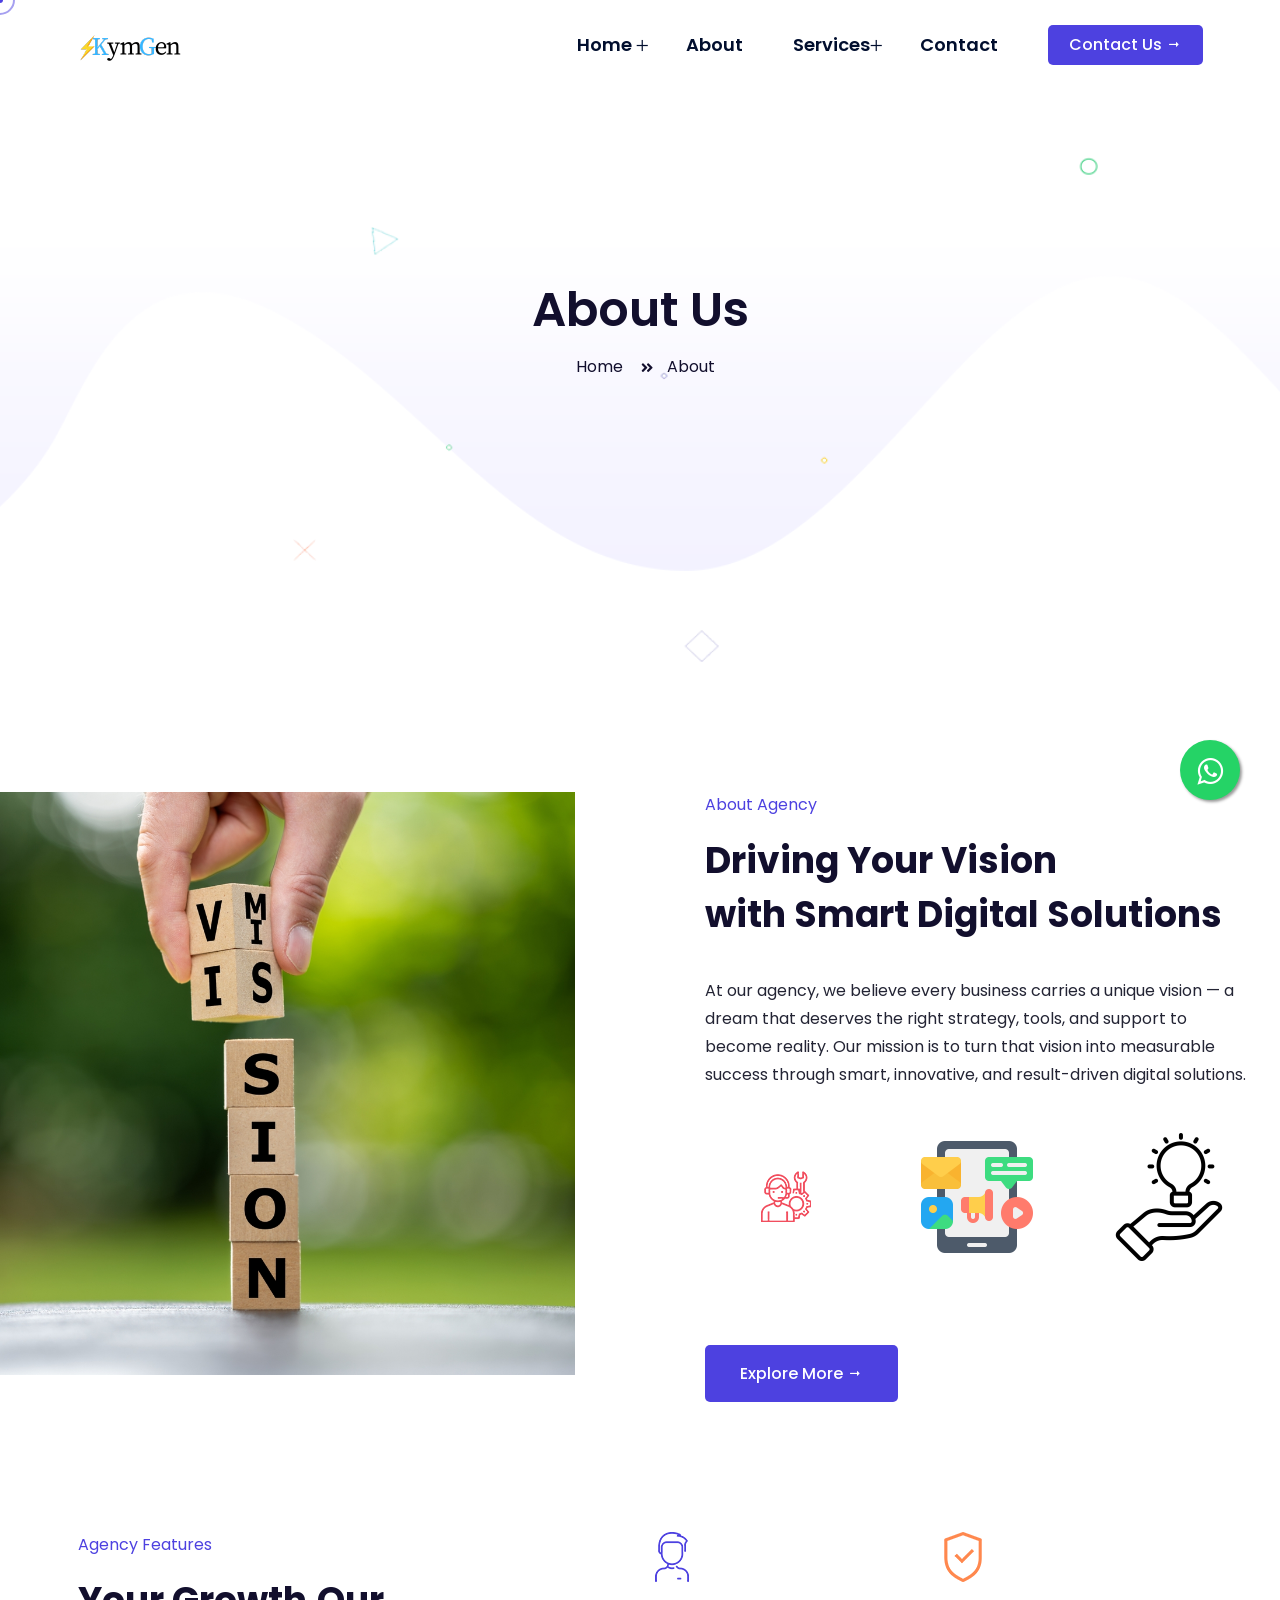
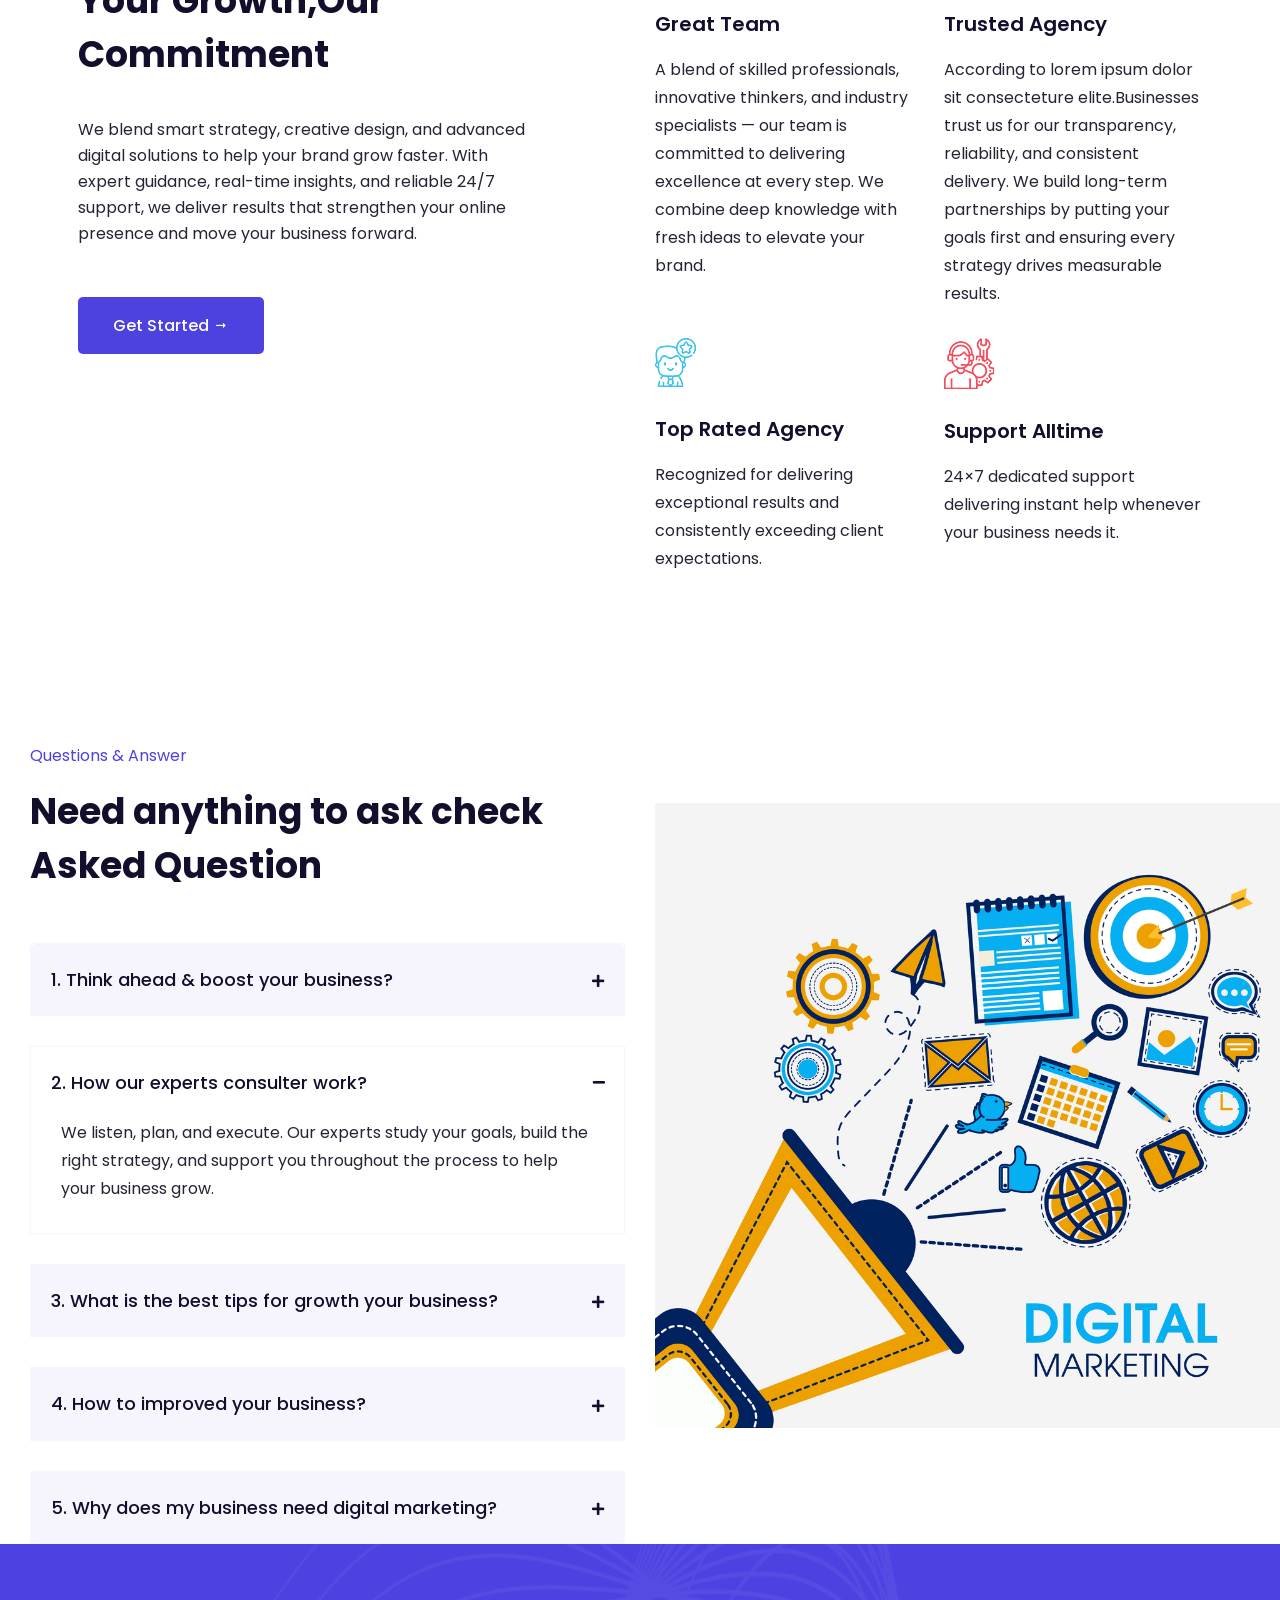
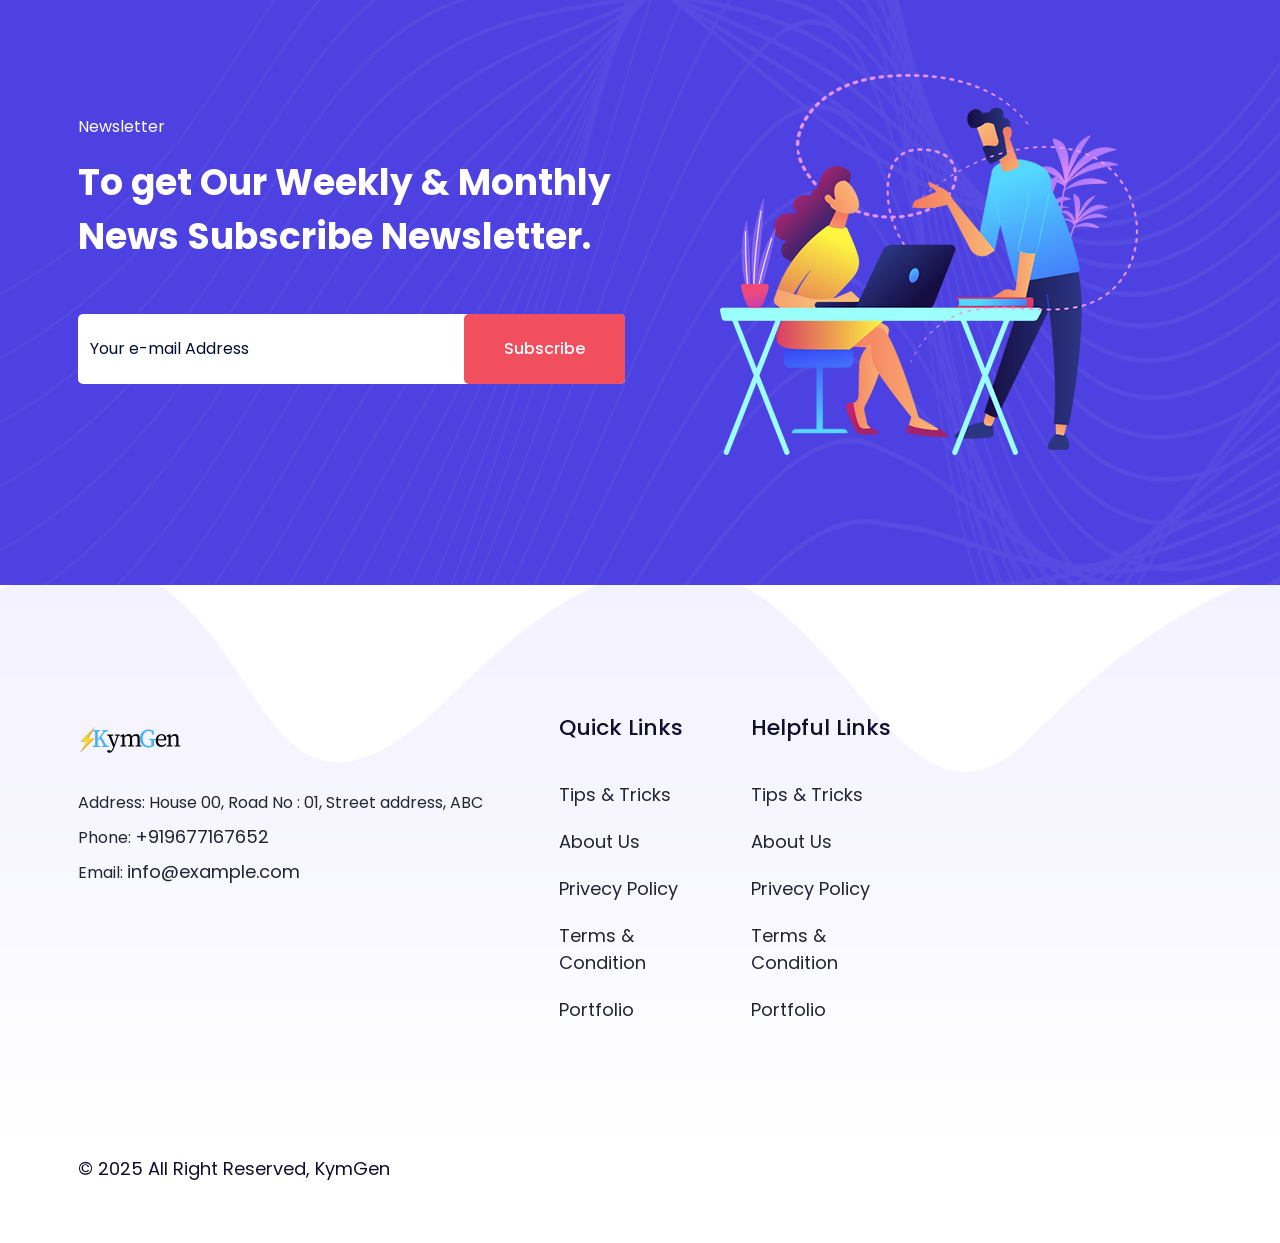
<file: ailng/about.html>
<!doctype html>
<html class="no-js" lang="zxx">

<head>	
	<meta charset="utf-8">
	<meta http-equiv="x-ua-compatible" content="ie=edge">
	<title> About Us | KymGen Solutions – Digital Marketing Agency </title>
	<meta name="description" content="Kymgen Solutions is a digital marketing company offering SEO and branding services. Get a free strategy call today-9677167652">
	<meta name="viewport" content="width=device-width, initial-scale=1, shrink-to-fit=no">

	<!-- Place favicon.ico in the root directory -->
	<link rel="shortcut icon" type="image/x-icon" href="assets/img/logo/favicon.png">
	<!-- ========== Start Stylesheet ========== -->
	<link href="assets/css/bootstrap.min.css" rel="stylesheet" />
	<link href="assets/css/fontawesome.min.css" rel="stylesheet" />
	<link href="assets/css/magnific-popup.css" rel="stylesheet" />
	<link href="assets/css/owl.carousel.min.css" rel="stylesheet" />
	<link href="assets/css/owl.theme.default.min.css" rel="stylesheet" />
	<link href="assets/css/animate.css" rel="stylesheet" />
	<link href="assets/css/bsnav.min.css" rel="stylesheet" />
	<link href="assets/css/flaticon-set.css" rel="stylesheet" />
	<link href="assets/css/slick.css" rel="stylesheet" />
	<link href="assets/css/themify-icons.css" rel="stylesheet" />
	<link href="assets/css/swiper-bundle.min.css" rel="stylesheet" />
	<link href="assets/css/splitting.css" rel="stylesheet" />	
	<link href="assets/css/splitting-cells.css" rel="stylesheet" />
	<link href="assets/css/icofont.min.css" rel="stylesheet" />
	<link href="style.css" rel="stylesheet">
	<link href="assets/css/responsive.css" rel="stylesheet" />
	<!-- ========== End Stylesheet ========== -->

	<style>
		.float{
	position:fixed;
	width:60px;
	height:60px;
	bottom:100px;
	right:40px;
	background-color:#25d366;
	color:#FFF;
	border-radius:50px;
	text-align:center;
  font-size:30px;
	box-shadow: 2px 2px 3px #999;
  z-index:100;
}

.my-float{
	margin-top:16px;
}</style>
<!-- Google tag (gtag.js) -->
<script async src="https://www.googletagmanager.com/gtag/js?id=G-ZFK5KJ5ESQ"></script>
<script>
  window.dataLayer = window.dataLayer || [];
  function gtag(){dataLayer.push(arguments);}
  gtag('js', new Date());

  gtag('config', 'G-ZFK5KJ5ESQ');
</script>


</head>

<body class="demo-1" id="bdy">		

	<!-- Start PreLoader
    ============================================= -->
	<div class="se-pre-con"></div>
	<!-- Start PreLoader-->
	
<div class="theme_all_wrap" data-magic-cursor=" " data-color="crimson">

<!-- Document Wrapper   
=============================== -->
 <div id="main-wrapper"> 
 
	
	<!-- Start header
    ============================================= -->
    <header class="header">
		<div class="main-navigation">
			<div class="navbar navbar-expand-lg bsnav bsnav-sticky bsnav-sticky-slide bsnav-transparent">
				<div class="container">
					<a class="navbar-brand" href="index.html">
						<img src="assets/img/logo/kymlogo1.png" class="logo-display" alt="thumb" >
						<img src="assets/img/logo/kymlogo1.png" class="logo-scrolled" alt="thumb" >
					</a>
					<button class="navbar-toggler toggler-spring">
						<span class="navbar-toggler-icon"></span>
					</button>
					<div class="collapse navbar-collapse justify-content-sm-end">
						<ul class="navbar-nav navbar-mobile ml-auto">
							<li class="nav-item dropdown fadeup">
								<a class="nav-link" href="index.html">Home <i class="caret ti-plus"></i></a>
								<!-- <ul class="navbar-nav">
									<li class="nav-item">
										<a class="nav-link" href="index.html">
											Home version 1
										</a>
									</li>
									<li class="nav-item">
										<a class="nav-link" href="index-2.html">
											Home version 2
										</a>
									</li>
								</ul> -->
							</li>
							<li class="nav-item"><a class="nav-link" href="about.html">About</a></li>
							<li class="nav-item dropdown fadeup">
								<a class="nav-link" href="service.html">Services<i class="caret ti-plus"></i></a>
								<ul class="navbar-nav">
									<li class="nav-item">
										<a class="nav-link" href="seo.html">
											SEO
										</a>
									</li>
									<li class="nav-item">
										<a class="nav-link" href="socialmedia.html">
											Social Media
										</a>
									</li>
									<!-- <li class="nav-item">
										<a class="nav-link" href="work.html">
											ContentMarketing
										</a>
									</li> -->
									<li class="nav-item">
										<a class="nav-link" href="website.html">
											Website Development
										</a>
									</li>
									<!-- <li class="nav-item">
										<a class="nav-link" href="work-single.html">
											EmailMarketing
										</a>
									</li> -->
									<!-- <li class="nav-item">
										<a class="nav-link" href="work-single.html">
											MobileMarketing
										</a>
									</li> -->
									<li class="nav-item">
										<a class="nav-link" href="business-analysis.html">
											Business Analysis
										</a>
									</li>
									<li class="nav-item">
										<a class="nav-link" href="branding.html">
											Branding
										</a>
									</li>
									<li class="nav-item">
										<a class="nav-link" href="googleads.html">
											GoogleAds
										</a>
									</li>
									
								</ul>
							</li>
<!-- 							<li class="nav-item dropdown fadeup">
								<a class="nav-link" href="#">Blog <i class="caret ti-plus"></i></a>
								<ul class="navbar-nav">
									<li class="nav-item">
										<a class="nav-link" href="blog.html">
											Blog
										</a>
									</li>
									<li class="nav-item">
										<a class="nav-link" href="single.html">
											Blog Details
										</a>
									</li>
								</ul>
							</li> -->
							<li class="nav-item"><a class="nav-link" href="contact.html">Contact</a></li>
						</ul>
						<div class="header-serarch-btn">
							<a href="contact.html" class="btn-2">
								contact us 
								<i class="icofont-long-arrow-right"></i>
							</a>
						</div>
					</div>
				</div>
			</div>
			<div class="bsnav-mobile">
				<div class="bsnav-mobile-overlay"></div>
				<div class="navbar"></div>
			</div>
		</div>
    </header>
    <!-- End header -->
	
	<main class="main">
		
		<!-- Start Breadcrumb
		============================================= -->
		<div class="site-breadcrumb" style="background: url(assets/img/breadcrumb/breadcrumb.png)">
			<div class="container wow fadeInUp" data-wow-duration="1s" data-wow-delay=".4s">
			<h2 class="breadcrumb-title">About Us</h2>
				<ul class="breadcrumb-menu clearfix">
					<li><a href="index.html">Home</a></li>
					<li class="active">About</li>
				</ul>
			</div>
		</div>
		<!-- End  Breadcrumb -->
		
		<!-- Start About
		============================================= -->
		<div class="about-area de-pt">
			<div class="about-wpr grid-2">
				<div class="about-left">
					<div class="about-img wow fadeInUp" data-wow-duration="1s" data-wow-delay=".4s">
						<img src="assets/img/about/vision.jpg" alt="thumb">
					</div>
				</div>
				<div class="about-right about-padding-right">
					<span class="about-sub-title">About Agency</span>
					<h2 data-splitting class="about-title wow" data-wow-duration=".1s" data-wow-delay=".4s">Driving Your Vision  <br /> with Smart Digital Solutions</h2>
					<p>
						At our agency, we believe every business carries a unique vision — a dream that deserves the right strategy, tools, and support to become reality. Our mission is to turn that vision into measurable success through smart, innovative, and result-driven digital solutions.
					</p>
					<div class="about-fact grid-3">
						<div class="fun-fact wow fadeInUp" data-wow-duration="1s" data-wow-delay=".2s">
							<div class="fun-icon">
								<img src="assets/img/icons/consult.png" alt="thumb">
								<!-- <p class="timer" data-to="2382" data-speed="3000">2382</p> -->
							</div>
							<div class="fun-desc">
								<!-- <span class="medium">Project Completed</span> -->
							</div>
						</div>
						<div class="fun-fact wow fadeInUp" data-wow-duration="1s" data-wow-delay=".3s">
							<div class="fun-icon">
								<img src="assets/img/icons/dg.png" alt="thumb">
								<!-- <p class="timer" data-to="1382" data-speed="3000">1382</p> -->
							</div>
							<div class="fun-desc">
								<!-- <span class="medium">Team Members</span> -->
							</div>
						</div>
						<div class="fun-fact wow fadeInUp" data-wow-duration="1s" data-wow-delay=".4s">
							<div class="fun-icon">
								<img src="assets/img/icons/s.png" alt="thumb">
								<!-- <p class="timer" data-to="2382" data-speed="3000">2382</p> -->
							</div>
							<div class="fun-desc">
								<!-- <span class="medium">Happy Clients</span> -->
							</div>
						</div>
					</div>
					<div class="about-btn mt-60 wow fadeInUp" data-wow-duration="1s" data-wow-delay=".5s">
						<a href="business-analysis.html" class="theme-btn">
							Explore More <i class="icofont-long-arrow-right"></i>
						</a>
					</div>
				</div>
			</div>
		</div>
		<!-- End About -->
		
		<!-- Start Feature
		============================================= -->
		<div class="feature-areag de-pt">
			<div class="container">
				<div class="feature-wpr feature-2 grid-2">
					<div class="feature-left">
						<span class="about-sub-title">Agency Features</span>
						<h2 data-splitting class="about-title mb-50 wow" data-wow-duration=".1s" data-wow-delay=".4s">
							Your Growth,Our Commitment <br /> 
						</h2>
						<p class="mb-50">
							We blend smart strategy, creative design, and advanced digital solutions to help your brand grow faster. With expert guidance, real-time insights, and reliable 24/7 support, we deliver results that strengthen your online presence and move your business forward.
						</p>
						<a href="branding.html" class="theme-btn">
							Get Started <i class="icofont-long-arrow-right"></i>
						</a>
					</div>
					<div class="feature-right grid-2">
						<div class="feature-box wow fadeInUp" data-wow-duration="1s" data-wow-delay=".2s">
							<div class="feature-icon">
								<img src="assets/img/icons/man.png" alt="thumb">
							</div>
							<div class="feature-info">
								<h5>Great Team</h5>
								<p class="mb-0">
									A blend of skilled professionals, innovative thinkers, and industry specialists — our team is committed to delivering excellence at every step. We combine deep knowledge with fresh ideas to elevate your brand.
								</p>
							</div>
						</div>	
						<div class="feature-box wow fadeInUp" data-wow-duration="1s" data-wow-delay=".3s">
							<div class="feature-icon">
								<img src="assets/img/icons/checked.png" alt="thumb">
							</div>
							<div class="feature-info">
								<h5>Trusted Agency</h5>
								<p class="mb-0">
									According to lorem ipsum dolor sit consecteture elite.Businesses trust us for our transparency, reliability, and consistent delivery. We build long-term partnerships by putting your goals first and ensuring every strategy drives measurable results.
								</p>
							</div>
						</div>
						<div class="feature-box wow fadeInUp" data-wow-duration="1s" data-wow-delay=".4s">
							<div class="feature-icon">
								<img src="assets/img/icons/rating.png" alt="thumb">
							</div>
							<div class="feature-info">
								<h5>Top Rated Agency</h5>
								<p class="mb-0">
									Recognized for delivering exceptional results and consistently exceeding client expectations.
								</p>
							</div>
						</div>
						<div class="feature-box wow fadeInUp" data-wow-duration="1s" data-wow-delay=".5s">
							<div class="feature-icon">
								<img src="assets/img/icons/consult.png" alt="thumb">
							</div>
							<div class="feature-info">
								<h5>Support Alltime</h5>
								<p class="mb-0">
									24×7 dedicated support delivering instant help whenever your business needs it.
								</p>
							</div>
						</div>
					</div>
				</div>
			</div>
		</div>
		<!-- End Feature -->
		
		<!-- Start Faq
		============================================= -->
		<div class="faq-area de-pt">
			<div class="faq-wpr grid-2">
				<div class="faq-left faq-padding-left">
					<div class="site-title">
						<span class="about-sub-title">Questions & Answer</span>
						<h2 data-splitting class="about-title mb-0 wow" data-wow-duration=".1s" data-wow-delay=".4s">
							Need anything to ask check
							<br /> 
							Asked Question
						</h2>
					</div>
					<div class="accordion" id="accordionExample">
						<div class="accordion-item">
							<h2 class="accordion-header" id="headingTwo">
								<button class="accordion-button collapsed" type="button" data-bs-toggle="collapse" data-bs-target="#collapseTwo" aria-expanded="false" aria-controls="collapseTwo">
								1. Think ahead & boost your business?
								</button>
							</h2>
							<div id="collapseTwo" class="accordion-collapse collapse" aria-labelledby="headingTwo" data-bs-parent="#accordionExample">
								<div class="accordion-body">
									<p class="mb-0">
										Your growth begins with the right strategy. We help you build a strong online presence that drives leads, engagement, and long-term success.
									</p>
								</div>
							</div>
						</div>
						<div class="accordion-item">
							<h2 class="accordion-header" id="headingOne">
								<button class="accordion-button" type="button" data-bs-toggle="collapse" data-bs-target="#collapseOne" aria-expanded="true" aria-controls="collapseOne">
								2. How our experts consulter work?
								</button>
							</h2>
							<div id="collapseOne" class="accordion-collapse collapse show" aria-labelledby="headingOne" data-bs-parent="#accordionExample">
								<div class="accordion-body">
									<p class="mb-0">
										We listen, plan, and execute. Our experts study your goals, build the right strategy, and support you throughout the process to help your business grow.
									</p>
								</div>
							</div>
						</div>
						<div class="accordion-item">
							<h2 class="accordion-header" id="headingThree">
								<button class="accordion-button collapsed" type="button" data-bs-toggle="collapse" data-bs-target="#collapseThree" aria-expanded="false" aria-controls="collapseThree">
								3. What is the best tips for growth your business?
								</button>
							</h2>
							<div id="collapseThree" class="accordion-collapse collapse" aria-labelledby="headingThree" data-bs-parent="#accordionExample">
								<div class="accordion-body">
									<p class="mb-0">
										Focus on understanding your audience, building a strong online presence, and using data-driven marketing strategies. Consistency, creativity, and customer trust are key to long-term growth.
									</p>
								</div>
							</div>
						</div>
						<div class="accordion-item">
							<h2 class="accordion-header" id="heading4">
								<button class="accordion-button collapsed" type="button" data-bs-toggle="collapse" data-bs-target="#collapse4" aria-expanded="false" aria-controls="collapse4">
								4. How to improved your business?
								</button>
							</h2>
							<div id="collapse4" class="accordion-collapse collapse" aria-labelledby="heading4" data-bs-parent="#accordionExample">
								<div class="accordion-body">
									<p class="mb-0">
										Strengthen your online presence, focus on customer needs, and use data-driven strategies to enhance performance. Consistent improvement and smart marketing lead to steady growth.
									</p>
								</div>
							</div>
						</div>
						<div class="accordion-item">
							<h2 class="accordion-header" id="heading5">
								<button class="accordion-button collapsed" type="button" data-bs-toggle="collapse" data-bs-target="#collapse5" aria-expanded="false" aria-controls="collapse4">
								5. Why does my business need digital marketing?
								</button>
							</h2>
							<div id="collapse5" class="accordion-collapse collapse" aria-labelledby="heading5" data-bs-parent="#accordionExample">
								<div class="accordion-body">
									<p class="mb-0">
										Digital marketing helps you reach the right audience, build brand awareness, and generate high-quality leads faster and more efficiently than traditional methods.
									</p>
								</div>
							</div>
						</div>
					</div>
				</div>
				<div class="faq-right">
					<div class="faq-pic wow fadeInUp" data-wow-duration="1s" data-wow-delay=".3s">
						<img src="assets/img/faq/digi1.jpg" alt="thumb" style="margin-top: 100px;"> 
					</div>
				</div>
			</div>
		</div>
		<!-- End Faq -->
		
		<!-- Start Feedback
		============================================= -->
		<!-- <div class="feedback-area de-padding">
			<div class="container">
				<div class="swiper-container feed-active">
					<div class="swiper-wrapper">
						<div class="swiper-slide">
							<div class="row g-0">
								<div class="col-xl-5">
									<div class="feedback-left">
										<div class="feedback-pic text-center">
											<img src="assets/img/review/review-pic.png" alt="thumb">
										</div>
									</div>
								</div>
								<div class="col-xl-7">
									<div class="feedback-right">
										<p class="mb-30">
											Lorem Ipsum dolor seat ameat dui too consecteture more be elite. According the agency is best for growing your business what your  A best consulting business agency.
										</p>
										<div class="feedback-bio">
											<h5>Atardam Steve</h5>
											<span class="d-block">Founder</span>
											<div class="review-rating mt-60 d-flex align-items-center">
												<i class="icofont-star"></i>
												<i class="icofont-star"></i>
												<i class="icofont-star"></i>
												<i class="icofont-star"></i>
												<i class="icofont-star"></i>
											</div>
										</div>
									</div>
								</div>
							</div> -->
						<!-- </div><!--Swiper Slider-->
						<!-- <div class="swiper-slide">
							<div class="row g-0">
								<div class="col-xl-5">
									<div class="feedback-left">
										<div class="feedback-pic text-center">
											<img src="assets/img/review/review-pic.png" alt="thumb">
										</div>
									</div>
								</div>
								<div class="col-xl-7">
									<div class="feedback-right">
										<p class="mb-30"> -->
											<!-- Lorem Ipsum dolor seat ameat dui too consecteture more be elite. According the agency is best for growing your business what your  A best consulting business agency.
										</p>
										<div class="feedback-bio">
											<h5>Atardam Steve</h5>
											<span class="d-block">Founder</span>
											<div class="review-rating mt-60 d-flex align-items-center">
												<i class="icofont-star"></i>
												<i class="icofont-star"></i>
												<i class="icofont-star"></i>
												<i class="icofont-star"></i>
												<i class="icofont-star"></i>
											</div>
										</div>
									</div>
								</div>
							</div> --> 
						<!-- </div><!--Swiper Slider-->
						<!-- <div class="swiper-slide">
							<div class="row g-0">
								<div class="col-xl-5">
									<div class="feedback-left">
										<div class="feedback-pic text-center">
											<img src="assets/img/review/review-pic.png" alt="thumb">
										</div>
									</div>
								</div>
								<div class="col-xl-7">
									<div class="feedback-right">
										<p class="mb-30">
											Lorem Ipsum dolor seat ameat dui too consecteture more be elite. According the agency is best for growing your business what your  A best consulting business agency.
										</p> --> 
										<!-- <div class="feedback-bio">
											<h5>Atardam Steve</h5>
											<span class="d-block">Founder</span>
											<div class="review-rating mt-60 d-flex align-items-center">
												<i class="icofont-star"></i>
												<i class="icofont-star"></i>
												<i class="icofont-star"></i>
												<i class="icofont-star"></i>
												<i class="icofont-star"></i>
											</div>
										</div>
									</div>
								</div>
							</div>
						</div><!--Swiper Slider-->
					</div>
					<div class="swiper-pagination"></div>
				</div>
			</div>
		</div> 
		<!-- End Feedback -->
		
		<!-- Start Subscribe
		============================================= -->
		<div class="sub-area de-padding" style="background-image: url(assets/img/subscribe/bg.png)">
			<div class="container">
				<div class="sub-wpr grid-2">
					<div class="sub-left">
						<div class="site-title">
							<span class="about-sub-title wh">Newsletter</span>
							<h2 data-splitting class="about-title wh mb-0 wow" data-wow-duration=".1s" data-wow-delay=".4s">
								To get Our Weekly & Monthly News
								Subscribe Newsletter.
							</h2>
						</div>
						<form class="sub-form wow fadeInUp" data-wow-duration="1s" data-wow-delay=".4s">
							<input type="text" placeholder="Your e-mail Address" class="input-style-1">
							<button type="submit" class="sub-btn hv btn-3">Subscribe</button>
						</form>
					</div>
					<div class="sub-right text-center">
						<img src="assets/img/subscribe/sub-right.png" alt="thumb">
					</div>
				</div>
			</div>
		</div>
		<!-- End Subscribe -->
		
	</main>	


	<link rel="stylesheet" href="https://maxcdn.bootstrapcdn.com/font-awesome/4.5.0/css/font-awesome.min.css">
<a href="https://api.whatsapp.com/send?phone=+919677167652&text=Hi am looking for digital marketing service." class="float" target="_blank">
<i class="fa fa-whatsapp my-float"></i>
</a>

	
	<!-- Start Footer
	============================================= -->
	<footer>
		<div class="footer-shape">
			<img src="assets/img/footer/footer-bg.png" alt="thumb">
		</div>
		<div class="footer-widget">
			<div class="container">
				<div class="footer-widget-wrapper de-padding">
					<div class="row g-5">
						<div class="col-xl-5 col-sm-6 col-lg-6">
							<div class="footer-widget-box ab-us">
								<div><img src="assets/img/logo/kymlogo1.png" alt="thumb"></div>
								<!-- <p class="mb-50">
									This is Photoshop's version  of LoreiIpsum.  Aenean sollicitudin, 
								</p> -->
								<ul class="adr">
									<li>Address: House 00, Road No : 01, Street address, ABC</li>
									<li>Phone: <a href="#">+919677167652</a></li>
									<li>Email: <a href="#">info@example.com</a></li>
								</ul>
							</div>
						</div>
						<div class="col-xl-2 col-sm-6 col-lg-6">
							<div class="footer-widget-box">
								<h4 class="footer-widget-title">Quick Links</h4>
								<ul class="footer-list">
									<li><a href="#">Tips & Tricks</a></li>
									<li><a href="#">About Us</a></li>
									<li><a href="#">Privecy Policy</a></li>
									<li><a href="#">Terms & Condition</a></li>
									<li><a href="#">Portfolio</a></li>
								</ul>
							</div>
						</div>
						<div class="col-xl-2 col-sm-6 col-lg-6">
							<div class="footer-widget-box">
								<h4 class="footer-widget-title">Helpful Links</h4>
								<ul class="footer-list">
									<li><a href="#">Tips & Tricks</a></li>
									<li><a href="#">About Us</a></li>
									<li><a href="#">Privecy Policy</a></li>
									<li><a href="#">Terms & Condition</a></li>
									<li><a href="#">Portfolio</a></li>
								</ul>
							</div>
						</div>
						<!-- <div class="col-xl-3 col-sm-6 col-lg-6">
							<div class="footer-widget-box footer-gallery">
								<h4 class="footer-widget-title">Instagram</h4>
								<div class="foter-img grid-2">
									<a href="#"><img src="assets/img/singlepost/ins-1.jpg" alt="thumb"></a>
									<a href="#"><img src="assets/img/singlepost/ins-2.jpg" alt="thumb"></a>
									<a href="#"><img src="assets/img/singlepost/ins-3.jpg" alt="thumb"></a>
									<a href="#"><img src="assets/img/singlepost/ins-1.jpg" alt="thumb"></a>
								</div>
							</div>
						</div> -->
					</div>
				</div>
				<div class="copyright">
					<p>© 2025 All Right Reserved, KymGen</p>
					<!-- <ul class="footer-social">
						<li><a href="#"><i class="fab fa-facebook-f"></i></a></li>
						<li><a href="#"><i class="fab fa-instagram"></i></a></li>
						<li><a href="#"><i class="fab fa-twitter"></i></a></li>
						<li><a href="#"><i class="fab fa-youtube"></i></a></li>
					</ul> -->
				</div>
			</div>
		</div>
	</footer>	
	<!-- End Footer-->
	
	<!-- Start Scroll top
	============================================= -->
	<a href="#bdy" id="scrtop" class="smooth-menu"><i class="ti-arrow-up"></i></a>
	<!-- End Scroll top-->

	<!-- CURSOR -->
		<div class="mouse-cursor cursor-outer"></div>
		<div class="mouse-cursor cursor-inner"></div>
		<!-- /CURSOR -->
	</div>	
</div>	<!-- Mouse Cursor End --> 	
  	<!-- jQuery Frameworks 
    ============================================= -->
	
	<script src=" assets/js/jquery-3.6.0.min.js"></script>
    <script src=" assets/js/bootstrap.min.js"></script>
    <script src=" assets/js/popper.min.js"></script>
    <script src=" assets/js/jquery.appear.js"></script>
    <script src=" assets/js/jquery.easing.min.js"></script>
    <script src=" assets/js/jquery.magnific-popup.min.js"></script>
    <script src=" assets/js/progress-bar.min.js"></script>
    <script src=" assets/js/modernizr.custom.13711.js"></script>
    <script src=" assets/js/owl.carousel.min.js"></script>
    <script src=" assets/js/wow.min.js"></script>
    <script src=" assets/js/isotope.pkgd.min.js"></script>
    <script src=" assets/js/imagesloaded.pkgd.min.js"></script>
    <script src=" assets/js/count-to.js"></script>
    <script src=" assets/js/swiper-bundle.min.js"></script>
    <script src=" assets/js/text.js"></script>
	<script src=" assets/js/YTPlayer.min.js"></script>
    <script src=" assets/js/slick.min.js"></script>
    <script src=" assets/js/bsnav.min.js"></script>
    <script src=" assets/js/splitting.min.js"></script>
    <script src=" assets/js/splitting-animation.js"></script>
    <script src=" assets/js/main.js"></script>
	
</body>

</html>
</file>
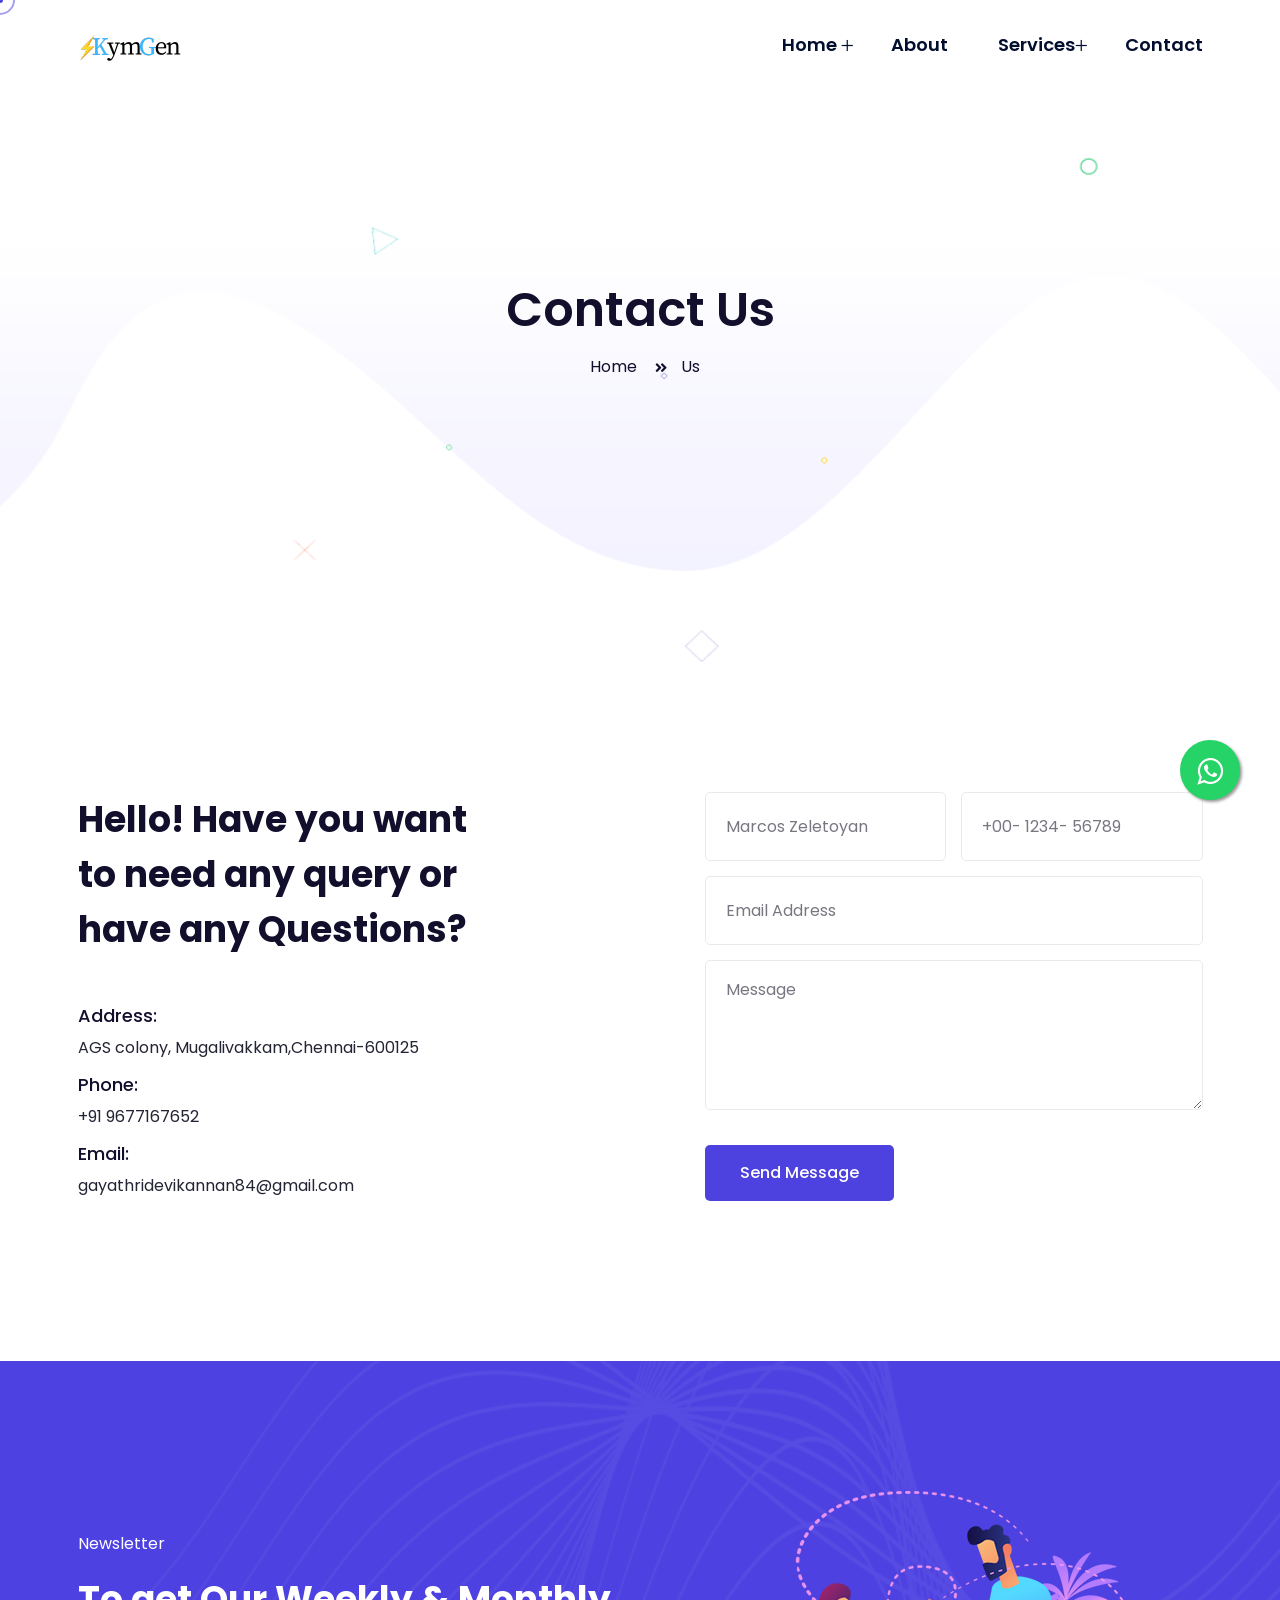
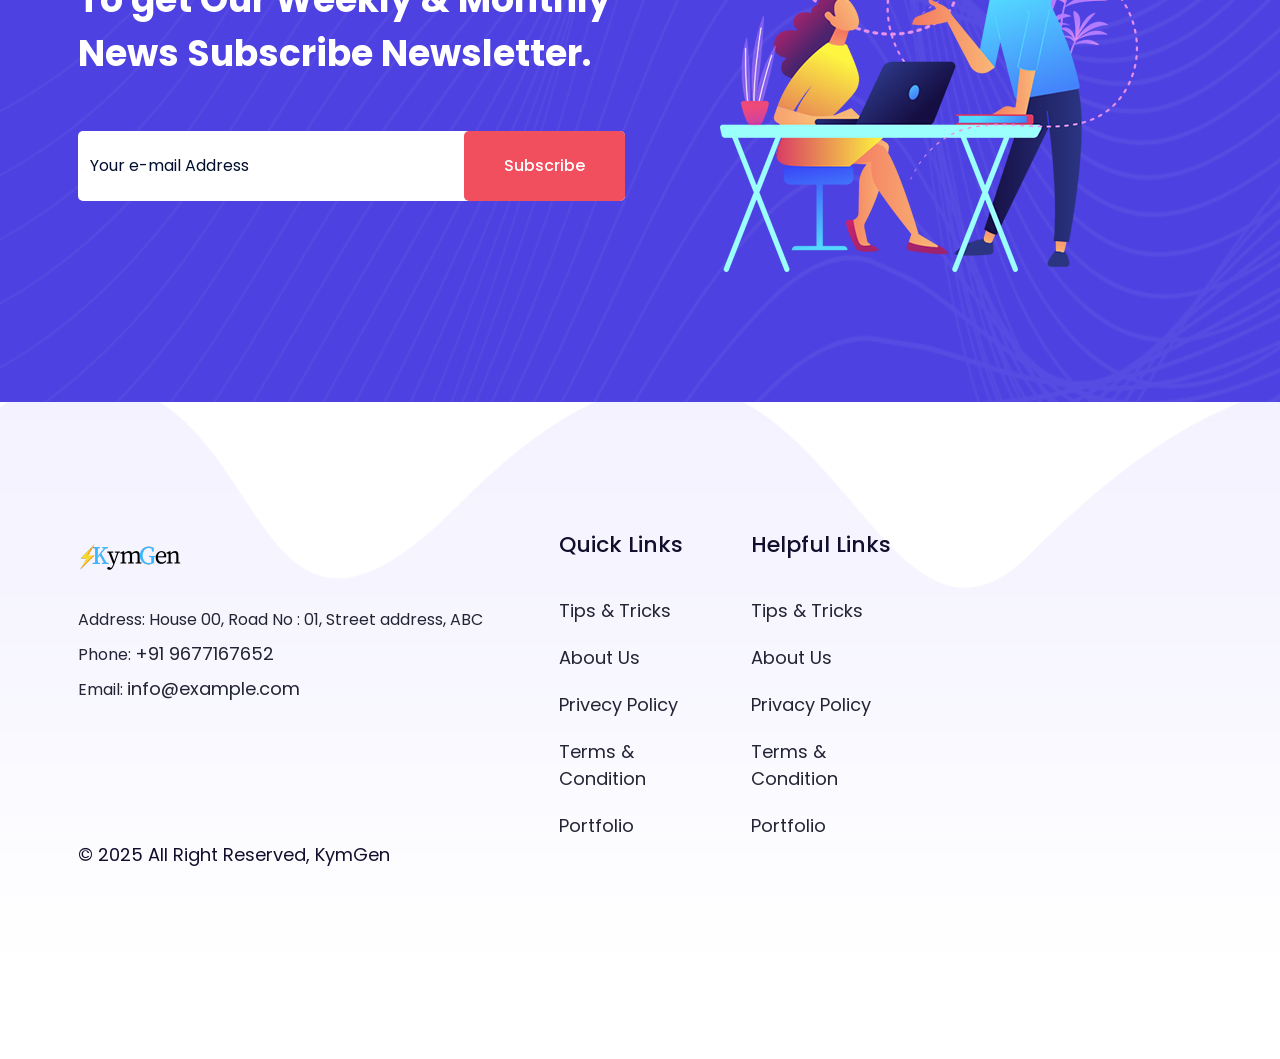
<file: ailng/contact.html>
<!doctype html>
<html class="no-js" lang="zxx">

<head>	
	<meta charset="utf-8">
	<meta http-equiv="x-ua-compatible" content="ie=edge">
	<title> Reach KymGen Solutions | Website, SEO & Marketing Services </title>
	<meta name="description" content="Drive results with KYMGEN, a Google Ads & SEO agency. Increase traffic, boost rankings, and grow your business—contact us now!">
	<meta name="viewport" content="width=device-width, initial-scale=1, shrink-to-fit=no">

	<!-- Place favicon.ico in the root directory -->
	<link rel="shortcut icon" type="image/x-icon" href="assets/img/logo/favicon.png">
	<!-- ========== Start Stylesheet ========== -->
	<link href="assets/css/bootstrap.min.css" rel="stylesheet" />
	<link href="assets/css/fontawesome.min.css" rel="stylesheet" />
	<link href="assets/css/magnific-popup.css" rel="stylesheet" />
	<link href="assets/css/owl.carousel.min.css" rel="stylesheet" />
	<link href="assets/css/owl.theme.default.min.css" rel="stylesheet" />
	<link href="assets/css/animate.css" rel="stylesheet" />
	<link href="assets/css/bsnav.min.css" rel="stylesheet" />
	<link href="assets/css/flaticon-set.css" rel="stylesheet" />
	<link href="assets/css/slick.css" rel="stylesheet" />
	<link href="assets/css/themify-icons.css" rel="stylesheet" />
	<link href="assets/css/swiper-bundle.min.css" rel="stylesheet" />
	<link href="assets/css/icofont.min.css" rel="stylesheet" />
	<link href="assets/css/splitting.css" rel="stylesheet" />	
	<link href="assets/css/splitting-cells.css" rel="stylesheet" />
	<link href="style.css" rel="stylesheet">
	<link href="assets/css/responsive.css" rel="stylesheet" />
	<!-- ========== End Stylesheet ========== -->
	<style>
		.float{
	position:fixed;
	width:60px;
	height:60px;
	bottom:100px;
	right:40px;
	background-color:#25d366;
	color:#FFF;
	border-radius:50px;
	text-align:center;
  font-size:30px;
	box-shadow: 2px 2px 3px #999;
  z-index:100;
}
.my-float{
	margin-top:16px;
}
</style>
<!-- Google tag (gtag.js) -->
<script async src="https://www.googletagmanager.com/gtag/js?id=G-ZFK5KJ5ESQ"></script>
<script>
  window.dataLayer = window.dataLayer || [];
  function gtag(){dataLayer.push(arguments);}
  gtag('js', new Date());

  gtag('config', 'G-ZFK5KJ5ESQ');
</script>
</head>

<body class="demo-1" id="bdy">		

	<!-- Start PreLoader
    ============================================= -->
	<div class="se-pre-con"></div>
	<!-- Start PreLoader-->
	
<div class="theme_all_wrap" data-magic-cursor=" " data-color="crimson">

<!-- Document Wrapper   
=============================== -->
 <div id="main-wrapper"> 
 
	<!-- Start header
    ============================================= -->
    <header class="header">
		<div class="main-navigation">
			<div class="navbar navbar-expand-lg bsnav bsnav-sticky bsnav-sticky-slide bsnav-transparent">
				<div class="container">
					<a class="navbar-brand" href="index.html">
						<img src="assets/img/logo/kymlogo1.png" class="logo-display" alt="thumb" >
						<img src="assets/img/logo/kymlogo1.png" class="logo-scrolled" alt="thumb" >
					</a>
					<button class="navbar-toggler toggler-spring">
						<span class="navbar-toggler-icon"></span>
					</button>
					<div class="collapse navbar-collapse justify-content-sm-end">
						<ul class="navbar-nav navbar-mobile ml-auto">
							<li class="nav-item dropdown fadeup">
								<a class="nav-link" href="index.html">Home <i class="caret ti-plus"></i></a>
								<!-- <ul class="navbar-nav">
									<li class="nav-item">
										<a class="nav-link" href="index.html">
											Home version 1
										</a>
									</li>
									<li class="nav-item">
										<a class="nav-link" href="index-2.html">
											Home version 2
										</a>
									</li>
								</ul> -->
							</li>
							<li class="nav-item"><a class="nav-link" href="about.html">About</a></li>
							<li class="nav-item dropdown fadeup">
								<a class="nav-link" href="service.html">Services<i class="caret ti-plus"></i></a>
								<ul class="navbar-nav">
									<li class="nav-item">
										<a class="nav-link" href="seo.html">
											SEO
										</a>
									</li>
									<li class="nav-item">
										<a class="nav-link" href="socialmedia.html">
											Social Media
										</a>
									</li>
									<!-- <li class="nav-item">
										<a class="nav-link" href="work.html">
											ContentMarketing
										</a>
									</li> -->
									<li class="nav-item">
										<a class="nav-link" href="website.html">
											Website Development
										</a>
									</li>
									<!-- <li class="nav-item">
										<a class="nav-link" href="work-single.html">
											EmailMarketing
										</a>
									</li>
									<li class="nav-item">
										<a class="nav-link" href="work-single.html">
											MobileMarketing
										</a>
									</li> -->
									<li class="nav-item">
										<a class="nav-link" href="business-analysis.html">
											Business Analysis
										</a>
									</li>
									<li class="nav-item">
										<a class="nav-link" href="branding.html">
											Branding
										</a>
									</li>
									<li class="nav-item">
										<a class="nav-link" href="googleads.html">
											GoogleAds
										</a>
									</li>
								</ul>
							</li>
							<!-- <li class="nav-item dropdown fadeup">
								<a class="nav-link" href="#">Blog <i class="caret ti-plus"></i></a>
								<ul class="navbar-nav">
									<li class="nav-item">
										<a class="nav-link" href="blog.html">
											Blog
										</a>
									</li>
									<li class="nav-item">
										<a class="nav-link" href="single.html">
											Blog Details
										</a>
									</li>
								</ul>
							</li> -->
							<li class="nav-item"><a class="nav-link" href="contact.html">Contact</a></li>
						</ul>
					</div>
				</div>
			</div>
			<div class="bsnav-mobile">
				<div class="bsnav-mobile-overlay"></div>
				<div class="navbar"></div>
			</div>
		</div>
    </header>
    <!-- End header -->

	<main class="main">
		
		<!-- Start Breadcrumb
		============================================= -->
		<div class="site-breadcrumb" style="background: url(assets/img/breadcrumb/breadcrumb.png)">
			<div class="container wow fadeInUp" data-wow-duration="1s" data-wow-delay=".3s">
			<h2 class="breadcrumb-title">Contact Us</h2>
				<ul class="breadcrumb-menu clearfix">
					<li><a href="index.html">Home</a></li>
					<li class="active">Us</li>
				</ul>
			</div>
		</div>
		<!-- End  Breadcrumb -->
		
		<!-- Start Blog-Content
		============================================= -->
		<div class="single-area de-padding">
			<div class="container">
				<div class="contact-page-info grid-2">
					<div class="contact-left">
						<h2 data-splitting class="mb-50 wow" data-wow-duration=".1s" data-wow-delay=".4s">
							Hello! Have you want <br />
							to need any query or <br />
							have any Questions?
						</h2>
						<ul class="contact-list wow fadeInUp" data-wow-duration="1s" data-wow-delay=".5s">
							<li>
								<h5 class="fz-18-5">Address:</h5>
								<span>AGS colony, Mugalivakkam,Chennai-600125</span>
							</li>
							<li>
								<h5 class="fz-18-5">Phone:</h5>
								<span>+91 9677167652</span>
							</li>
							<li>
								<h5 class="fz-18-5">Email:</h5>
								<span><a href="#">gayathridevikannan84@gmail.com</a></span>
							</li>
						</ul>
					</div>
					<div class="contact-right wow fadeInUp" data-wow-duration="1s" data-wow-delay=".4s">
						<form class="contact-form" id="contact-form" action="php/contact.php" method="POST">					
							<div class="row g-4">
								<div class="col-md-6">
									<input type="text" name="name" class="form-control input-style-2" placeholder="Marcos Zeletoyan">
								</div>
								<div class="col-md-6">
									<input type="text" name="phone" class="form-control input-style-2" placeholder="+00- 1234- 56789">
								</div>
								<div class="col-md-12">
									<input type="email" name="email" class="form-control input-style-2" placeholder="Email Address">
								</div>
								<div class="col-12">
									<textarea class="form-control input-style-2" name="message" placeholder="Message"></textarea>
								</div>
								<div class="col-12">
									<button type="submit" class="theme-btn mt-20">
										Send Message
									</button>
								</div>
								<div class="col-12 text-center">
									<p class="form-message"></p>
								</div>								
							</div>
						</form>
					</div>
				</div>
			</div>
		</div>
		<!-- End  Blog-Content -->
		
		<!-- Start Subscribe
		============================================= -->
		<div class="sub-area de-padding" style="background-image: url(assets/img/subscribe/bg.png)">
			<div class="container">
				<div class="sub-wpr grid-2">
					<div class="sub-left">
						<div class="site-title">
							<span class="about-sub-title wh">Newsletter</span>
							<h2 data-splitting class="about-title wh mb-0 wow" data-wow-duration=".1s" data-wow-delay=".4s">
								To get Our Weekly & Monthly News
								Subscribe Newsletter.
							</h2>
						</div>
						<form class="sub-form wow fadeInUp" data-wow-duration="1s" data-wow-delay=".3s">
							<input type="text" placeholder="Your e-mail Address" class="input-style-1">
							<button type="submit" class="sub-btn hv btn-3">Subscribe</button>
						</form>
					</div>
					<div class="sub-right text-center">
						<img src="assets/img/subscribe/sub-right.png" alt="thumb">
					</div>
				</div>
			</div>
		</div>
		<!-- End Subscribe -->
		
	</main>	
	
	<link rel="stylesheet" href="https://maxcdn.bootstrapcdn.com/font-awesome/4.5.0/css/font-awesome.min.css">
<a href="https://api.whatsapp.com/send?phone=+919677167652&text=Hi am looking for digital marketing service." class="float" target="_blank">
<i class="fa fa-whatsapp my-float"></i>
</a>
	<!-- Start Footer
	============================================= -->
	<footer>
		<div class="footer-shape">
			<img src="assets/img/footer/footer-bg.png" alt="thumb">
		</div>
		<div class="footer-widget">
			<div class="container">
				<div class="footer-widget-wrapper de-padding">
					<div class="row g-5">
						<div class="col-xl-5 col-sm-6 col-lg-6">
							<div class="footer-widget-box ab-us">
								<div><img src="assets/img/logo/kymlogo1.png" alt="thumb"></div>
								<!-- <p class="mb-50">
									This is Photoshop's version  of LoreiIpsum.  Aenean sollicitudin, 
								</p> -->
								<ul class="adr">
									<li>Address: House 00, Road No : 01, Street address, ABC</li>
									<li>Phone: <a href="#">+91 9677167652</a></li>
									<li>Email: <a href="#">info@example.com</a></li>
								</ul>
							</div>
						</div>
						<div class="col-xl-2 col-sm-6 col-lg-6">
							<div class="footer-widget-box">
								<h4 class="footer-widget-title">Quick Links</h4>
								<ul class="footer-list">
									<li><a href="#">Tips & Tricks</a></li>
									<li><a href="#">About Us</a></li>
									<li><a href="#">Privecy Policy</a></li>
									<li><a href="#">Terms & Condition</a></li>
									<li><a href="#">Portfolio</a></li>
								</ul>
							</div>
						</div>
						<div class="col-xl-2 col-sm-6 col-lg-6">
							<div class="footer-widget-box">
								<h4 class="footer-widget-title">Helpful Links</h4>
								<ul class="footer-list">
									<li><a href="#">Tips & Tricks</a></li>
									<li><a href="#">About Us</a></li>
									<li><a href="#">Privacy Policy</a></li>
									<li><a href="#">Terms & Condition</a></li>
									<li><a href="#">Portfolio</a></li>
								</ul>
							</div>
						</div>
						<div class="col-xl-3 col-sm-6 col-lg-6">
							<!-- <div class="footer-widget-box footer-gallery">
								<h4 class="footer-widget-title">Instagram</h4>
								<div class="foter-img grid-2">
									<a href="#"><img src="assets/img/singlepost/ins-1.jpg" alt="thumb"></a>
									<a href="#"><img src="assets/img/singlepost/ins-2.jpg" alt="thumb"></a>
									<a href="#"><img src="assets/img/singlepost/ins-3.jpg" alt="thumb"></a>
									<a href="#"><img src="assets/img/singlepost/ins-1.jpg" alt="thumb"></a>
								</div>
							</div>
						</div> -->
					</div>
				</div>
				<div class="copyright">
					<p>© 2025 All Right Reserved, KymGen</p>
					<!-- <ul class="footer-social">
						<li><a href="#"><i class="fab fa-facebook-f"></i></a></li>
						<li><a href="#"><i class="fab fa-instagram"></i></a></li>
						<li><a href="#"><i class="fab fa-twitter"></i></a></li>
						<li><a href="#"><i class="fab fa-youtube"></i></a></li>
					</ul> -->
				</div>
			</div>
		</div>
	</footer>	
	<!-- End Footer-->
	
	<!-- Start Scroll top
	============================================= -->
	<a href="#bdy" id="scrtop" class="smooth-menu"><i class="ti-arrow-up"></i></a>
	<!-- End Scroll top-->

	<!-- CURSOR -->
		<div class="mouse-cursor cursor-outer"></div>
		<div class="mouse-cursor cursor-inner"></div>
		<!-- /CURSOR -->
	</div>	
</div>	<!-- Mouse Cursor End --> 
	
  	<!-- jQuery Frameworks 
    ============================================= -->
	
	<script src=" assets/js/jquery-3.6.0.min.js"></script>
    <script src=" assets/js/bootstrap.min.js"></script>
    <script src=" assets/js/popper.min.js"></script>
    <script src=" assets/js/jquery.appear.js"></script>
    <script src=" assets/js/jquery.easing.min.js"></script>
    <script src=" assets/js/jquery.magnific-popup.min.js"></script>
    <script src=" assets/js/progress-bar.min.js"></script>
    <script src=" assets/js/modernizr.custom.13711.js"></script>
    <script src=" assets/js/owl.carousel.min.js"></script>
    <script src=" assets/js/wow.min.js"></script>
    <script src=" assets/js/isotope.pkgd.min.js"></script>
    <script src=" assets/js/imagesloaded.pkgd.min.js"></script>
    <script src=" assets/js/count-to.js"></script>
    <script src=" assets/js/swiper-bundle.min.js"></script>
    <script src=" assets/js/text.js"></script>
	<script src=" assets/js/YTPlayer.min.js"></script>
    <script src=" assets/js/slick.min.js"></script>
    <script src=" assets/js/bsnav.min.js"></script>
    <script src=" assets/js/splitting.min.js"></script>
    <script src=" assets/js/splitting-animation.js"></script>
    <script src=" assets/js/main.js"></script>
	
</body>

</html>
</file>
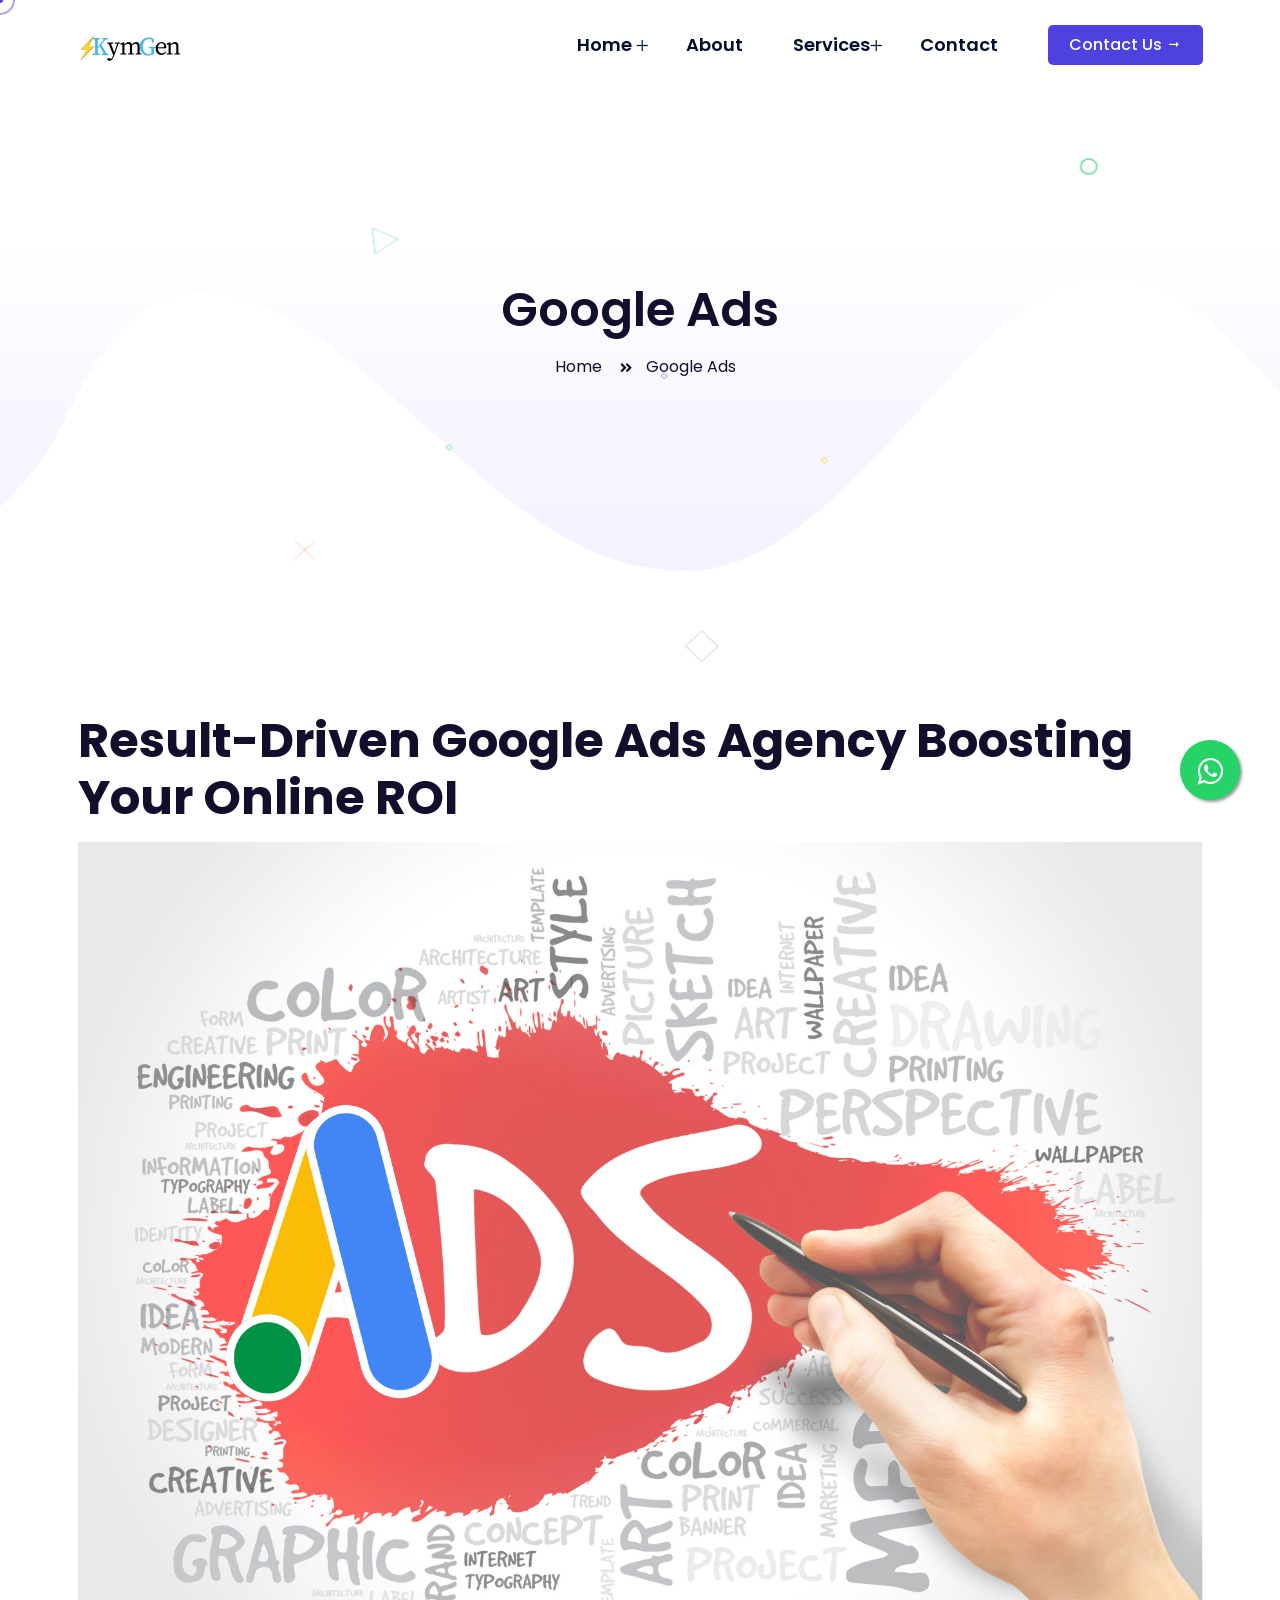
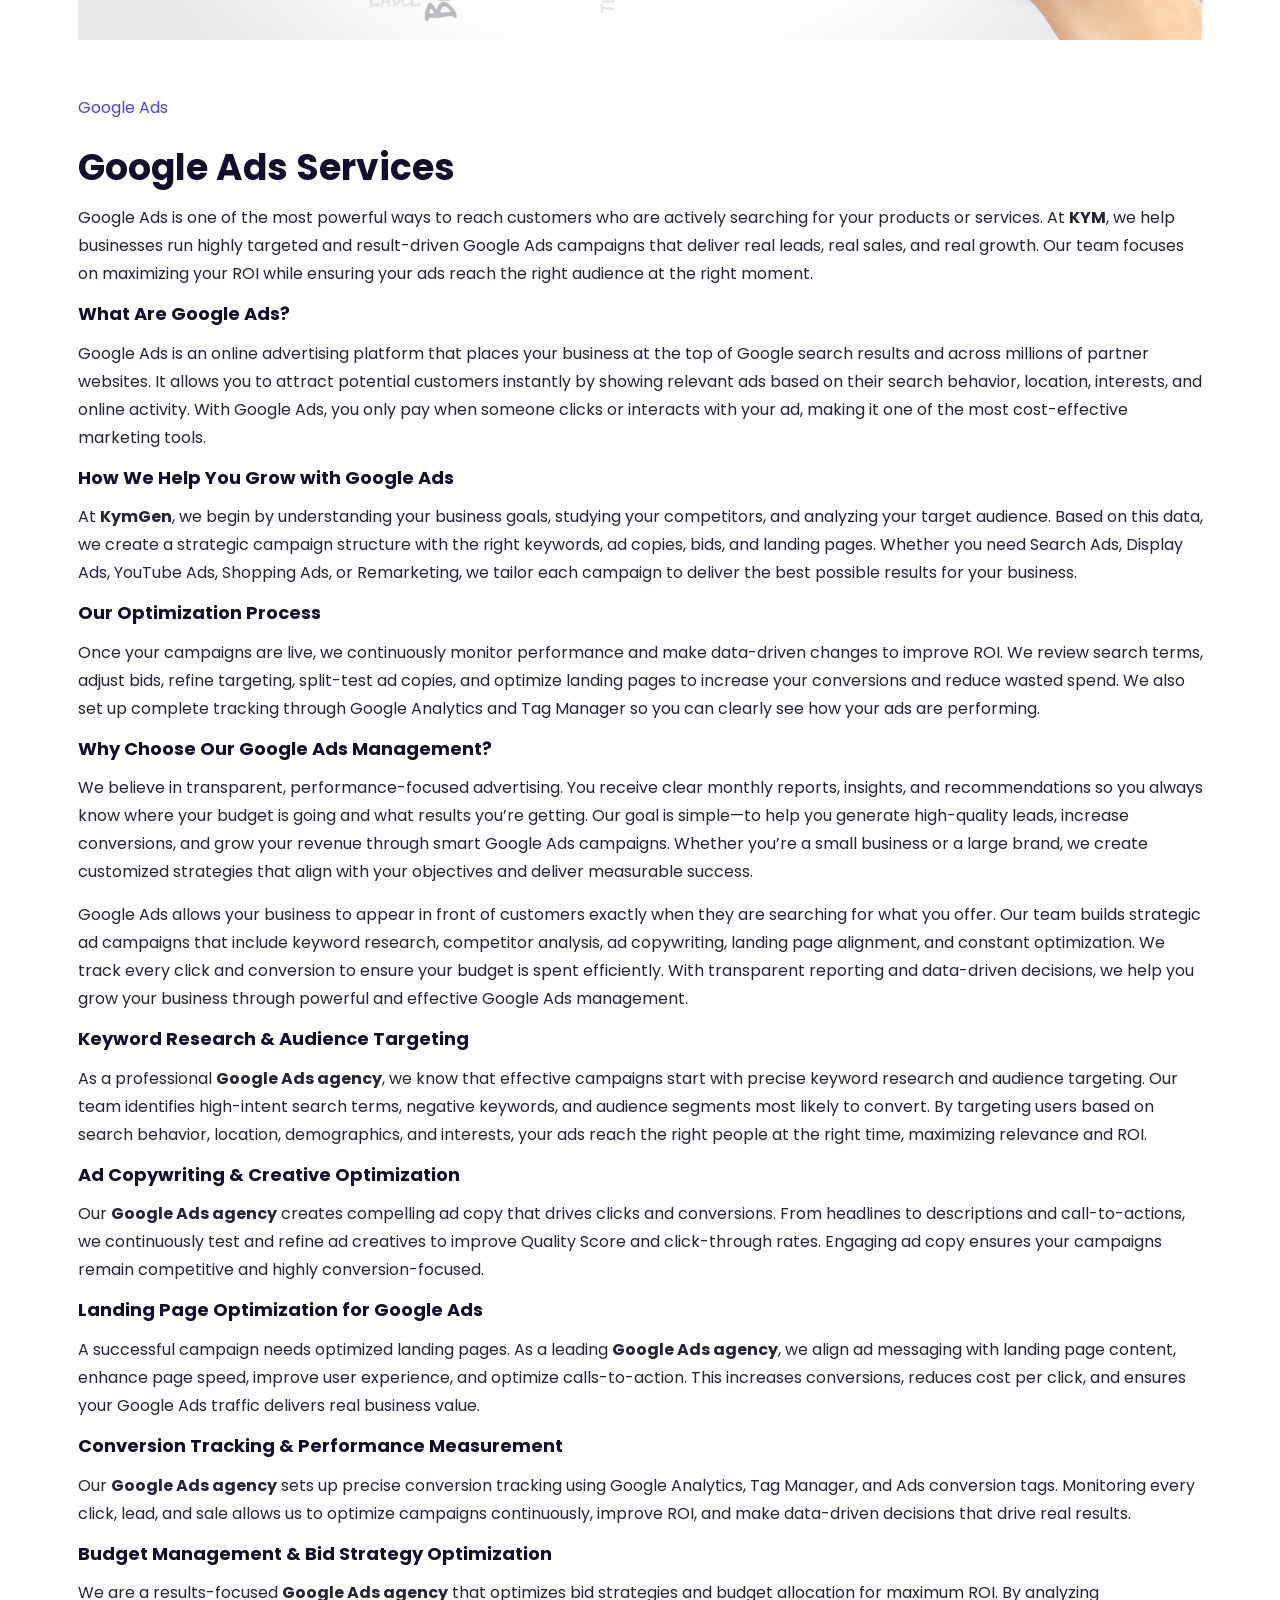
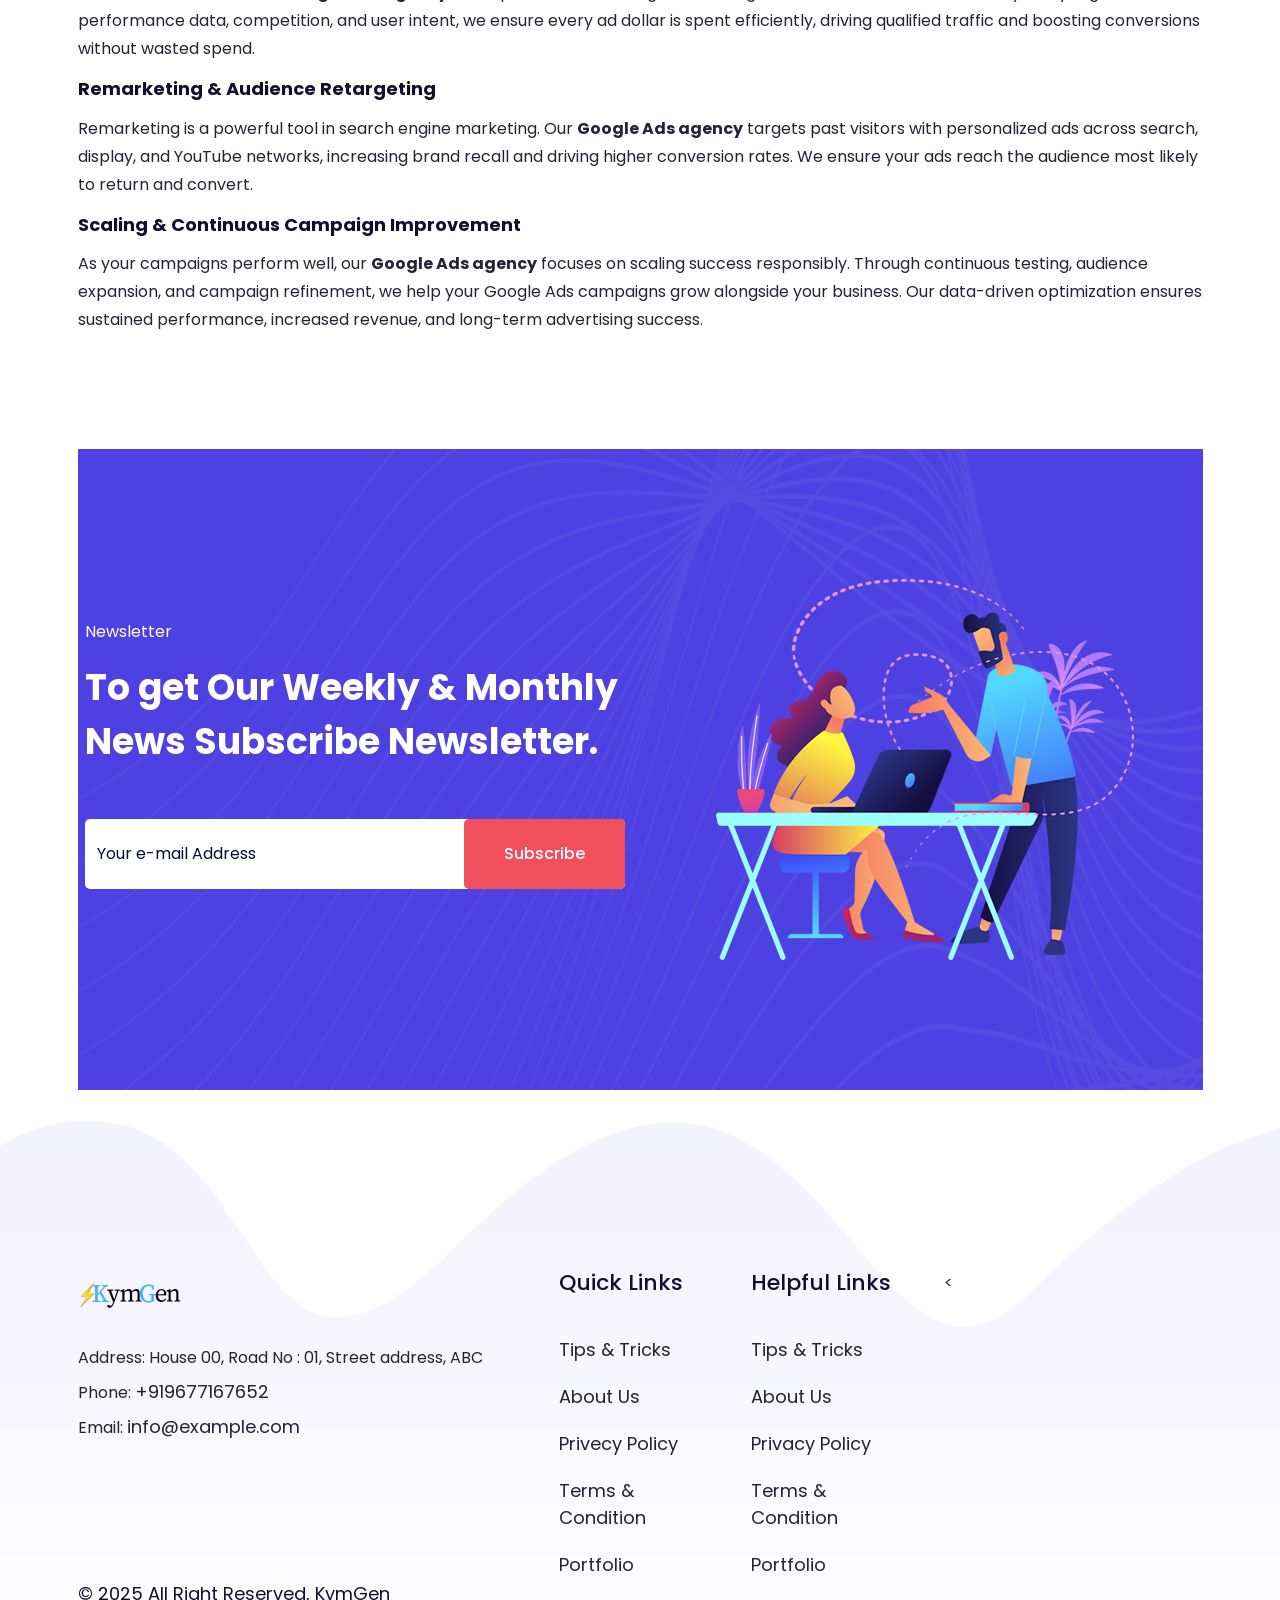
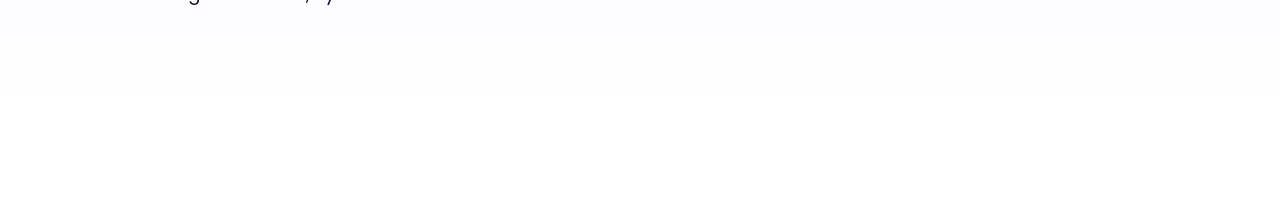
<file: ailng/googleads.html>
<!doctype html>
<html class="no-js" lang="zxx">

<head>	
	<meta charset="utf-8">
	<meta http-equiv="x-ua-compatible" content="ie=edge">
	<title>Best Google Ads Agency in Chennai | KymGenSolutions </title>
	<meta name="description" content="Boost your business with a top Google Ads agency. Expert PPC management, targeted campaigns, and measurable results to maximize ROI and drive growth."">
	<meta name="viewport" content="width=device-width, initial-scale=1, shrink-to-fit=no">

	<!-- Place favicon.ico in the root directory -->
	<link rel="shortcut icon" type="image/x-icon" href="assets/img/logo/favicon.png">
	<!-- ========== Start Stylesheet ========== -->
	<link href="assets/css/bootstrap.min.css" rel="stylesheet" />
	<link href="assets/css/fontawesome.min.css" rel="stylesheet" />
	<link href="assets/css/magnific-popup.css" rel="stylesheet" />
	<link href="assets/css/owl.carousel.min.css" rel="stylesheet" />
	<link href="assets/css/owl.theme.default.min.css" rel="stylesheet" />
	<link href="assets/css/animate.css" rel="stylesheet" />
	<link href="assets/css/bsnav.min.css" rel="stylesheet" />
	<link href="assets/css/flaticon-set.css" rel="stylesheet" />
	<link href="assets/css/slick.css" rel="stylesheet" />
	<link href="assets/css/themify-icons.css" rel="stylesheet" />
	<link href="assets/css/swiper-bundle.min.css" rel="stylesheet" />
	<link href="assets/css/icofont.min.css" rel="stylesheet" />
	<link href="assets/css/splitting.css" rel="stylesheet" />	
	<link href="assets/css/splitting-cells.css" rel="stylesheet" />
	<link href="style.css" rel="stylesheet">
	<link href="assets/css/responsive.css" rel="stylesheet" />
	<!-- ========== End Stylesheet ========== -->

	<style>
		.float{
	position:fixed;
	width:60px;
	height:60px;
	bottom:100px;
	right:40px;
	background-color:#25d366;
	color:#FFF;
	border-radius:50px;
	text-align:center;
  font-size:30px;
	box-shadow: 2px 2px 3px #999;
  z-index:100;
}
.my-float{
	margin-top:16px;
}
</style>
<!-- Google tag (gtag.js) -->
<script async src="https://www.googletagmanager.com/gtag/js?id=G-ZFK5KJ5ESQ"></script>
<script>
  window.dataLayer = window.dataLayer || [];
  function gtag(){dataLayer.push(arguments);}
  gtag('js', new Date());

  gtag('config', 'G-ZFK5KJ5ESQ');
</script>
</head>

<body class="demo-1" id="bdy">		

	<!-- Start PreLoader
    ============================================= -->
	<div class="se-pre-con"></div>
	<!-- Start PreLoader-->
	
<div class="theme_all_wrap" data-magic-cursor=" " data-color="crimson">

<!-- Document Wrapper   
=============================== -->
 <div id="main-wrapper"> 
 	
	<!-- Start header
    ============================================= -->
    <header class="header">
		<div class="main-navigation">
			<div class="navbar navbar-expand-lg bsnav bsnav-sticky bsnav-sticky-slide bsnav-transparent">
				<div class="container">
					<a class="navbar-brand" href="index.html">
						<img src="assets/img/logo/kymlogo1.png" class="logo-display" alt="thumb" >
						<img src="assets/img/logo/kymlogo1.png" class="logo-scrolled" alt="thumb" >
					</a>
					<button class="navbar-toggler toggler-spring">
						<span class="navbar-toggler-icon"></span>
					</button>
					<div class="collapse navbar-collapse justify-content-sm-end">
						<ul class="navbar-nav navbar-mobile ml-auto">
							<li class="nav-item dropdown fadeup">
								<a class="nav-link" href="index.html">Home <i class="caret ti-plus"></i></a>
								<!-- <ul class="navbar-nav">
									<li class="nav-item">
										<a class="nav-link" href="index.html">
											Home version 1
										</a>
									</li>
									<li class="nav-item">
										<a class="nav-link" href="index-2.html">
											Home version 2
										</a>
									</li>
								</ul> -->
							</li>
							<li class="nav-item"><a class="nav-link" href="about.html">About</a></li>
							<li class="nav-item dropdown fadeup">
								<a class="nav-link" href="service.html">Services<i class="caret ti-plus"></i></a>
								<ul class="navbar-nav">
									<li class="nav-item">
										<a class="nav-link" href="seo.html">
											SEO
										</a>
									</li>
									<li class="nav-item">
										<a class="nav-link" href="socialmedia.html">
											Social Media
										</a>
									</li>
									<!-- <li class="nav-item">
										<a class="nav-link" href="content.html">
											ContentMarketing
										</a>
									</li> -->
									<li class="nav-item">
										<a class="nav-link" href="website.html">
											Website Development
										</a>
									</li>
									<!-- <li class="nav-item">
										<a class="nav-link" href="email-marketing.html">
											EmailMarketing
										</a>
									</li> -->
									<!-- <li class="nav-item">
										<a class="nav-link" href="mobile-marketing.html">
											MobileMarketing
										</a>
									</li> -->
									<li class="nav-item">
										<a class="nav-link" href="business-analysis.html">
											Business Analysis
										</a>
									</li>
									<li class="nav-item">
										<a class="nav-link" href="branding.html">
											Branding
										</a>
									</li>
									<li class="nav-item">
										<a class="nav-link" href="googleads.html">
											GoogleAds
										</a>
									</li>
								</ul>
							</li>
							<!-- <li class="nav-item dropdown fadeup">
								<a class="nav-link" href="#">Blog <i class="caret ti-plus"></i></a>
								<ul class="navbar-nav">
									<li class="nav-item">
										<a class="nav-link" href="blog.html">
											Blog
										</a>
									</li>
									<li class="nav-item">
										<a class="nav-link" href="single.html">
											Blog Details
										</a>
									</li>
								</ul>
							</li> -->
							<li class="nav-item"><a class="nav-link" href="contact.html">Contact</a></li>
						</ul>
						<div class="header-serarch-btn">
							<a href="contact.html" class="btn-2">
								Contact Us 
								<i class="icofont-long-arrow-right"></i>
							</a>
						</div>
					</div>
				</div>
			</div>
			<div class="bsnav-mobile">
				<div class="bsnav-mobile-overlay"></div>
				<div class="navbar"></div>
			</div>
		</div>
    </header>
    <!-- End header -->

	<main class="main">
		
		<!-- Start Breadcrumb
		============================================= -->
		<div class="site-breadcrumb" style="background: url(assets/img/breadcrumb/breadcrumb.png)">
			<div class="container wow fadeInUp" data-wow-duration="1s" data-wow-delay=".3s">
			<h2 class="breadcrumb-title">Google Ads</h2>
				<ul class="breadcrumb-menu clearfix">
					<li><a href="index.html">Home</a></li>
					<li class="active">Google Ads</li>
				</ul>
			</div>
		</div>
		<!-- End  Breadcrumb -->
		<div class="single-area de-padding-sm">
			<div class="container">
				<div>
					<!-- <aside class="sidebar wow fadeInUp" data-wow-duration="1s" data-wow-delay=".5s">
						<!--Categories-->
						<!-- <div class="sidebar-widget cate">
							<h4 class="widget-title">Case Category</h4>
							<ul>
								<li>
									<a href="#">
										Business Planing & Consulting
										<span>09</span>
									</a>
								</li>
								<li>
									<a href="#">
										Financial Planing
										<span>12</span>
									</a>
								</li>
								<li>
									<a href="#">

										Digital & Social Marketing
										<span>06</span>
									</a>
								</li>
								<li>
									<a href="#">

										Web & Graphic Design
										<span>13</span>
									</a>
								</li>
								<li>
									<a href="#">
										Consulting
										<span>11</span>
									</a>
								</li>
								<li>
									<a href="#">

										Startup Business Help
										<span>03</span>
									</a>
								</li>
							</ul>
						</div> -->
					<!-- </aside> --> 
					<h1>Result-Driven Google Ads Agency Boosting Your Online ROI</h1>
					<div class="service-single">
						<div class="service-single-pic wow fadeInUp" data-wow-duration="1s" data-wow-delay=".4s">
							<img src="assets/img/singlepost/ad1.png" class="blog-single-pic" alt="thumb">
						</div>
						<div class="service-single-text wow fadeInUp" data-wow-duration="1s" data-wow-delay=".6s">
							<span class="su">Google Ads </span>
							<h2 >
								Google Ads Services
							</h2>
							<p >
								Google Ads is one of the most powerful ways to reach customers who are actively searching for your products or services. At <b>KYM</b>, we help businesses run highly targeted and result-driven Google Ads campaigns that deliver real leads, real sales, and real growth. Our team focuses on maximizing your ROI while ensuring your ads reach the right audience at the right moment.
							</p>
							<h5 >
								What Are Google Ads?
							</h5>

							<p >
								Google Ads is an online advertising platform that places your business at the top of Google search results and across millions of partner websites. It allows you to attract potential customers instantly by showing relevant ads based on their search behavior, location, interests, and online activity. With Google Ads, you only pay when someone clicks or interacts with your ad, making it one of the most cost-effective marketing tools.
							</p>
							<h5>
								How We Help You Grow with Google Ads
							</h5>
							<p>
								At <b>KymGen</b>, we begin by understanding your business goals, studying your competitors, and analyzing your target audience. Based on this data, we create a strategic campaign structure with the right keywords, ad copies, bids, and landing pages. Whether you need Search Ads, Display Ads, YouTube Ads, Shopping Ads, or Remarketing, we tailor each campaign to deliver the best possible results for your business.
							</p>
							<h5 >
								Our Optimization Process
							</h5>
							<p >
								Once your campaigns are live, we continuously monitor performance and make data-driven changes to improve ROI. We review search terms, adjust bids, refine targeting, split-test ad copies, and optimize landing pages to increase your conversions and reduce wasted spend. We also set up complete tracking through Google Analytics and Tag Manager so you can clearly see how your ads are performing.
							</p>
							<h5>
								Why Choose Our Google Ads Management?
							</h5>
							<p >
								We believe in transparent, performance-focused advertising. You receive clear monthly reports, insights, and recommendations so you always know where your budget is going and what results you’re getting. Our goal is simple—to help you generate high-quality leads, increase conversions, and grow your revenue through smart Google Ads campaigns. Whether you’re a small business or a large brand, we create customized strategies that align with your objectives and deliver measurable success.
							</p>
							<p>
								Google Ads allows your business to appear in front of customers exactly when they are searching for what you offer. Our team builds strategic ad campaigns that include keyword research, competitor analysis, ad copywriting, landing page alignment, and constant optimization. We track every click and conversion to ensure your budget is spent efficiently. With transparent reporting and data-driven decisions, we help you grow your business through powerful and effective Google Ads management.

							</p>
							<h5>Keyword Research & Audience Targeting</h5>
								<p>
								As a professional <strong>Google Ads agency</strong>, we know that effective campaigns start
								with precise keyword research and audience targeting. Our team identifies high-intent
								search terms, negative keywords, and audience segments most likely to convert. By
								targeting users based on search behavior, location, demographics, and interests, your
								ads reach the right people at the right time, maximizing relevance and ROI.
								</p>

								<h5>Ad Copywriting & Creative Optimization</h5>
								<p>
								Our <strong>Google Ads agency</strong> creates compelling ad copy that drives clicks and
								conversions. From headlines to descriptions and call-to-actions, we continuously test
								and refine ad creatives to improve Quality Score and click-through rates. Engaging
								ad copy ensures your campaigns remain competitive and highly conversion-focused.
								</p>

								<h5>Landing Page Optimization for Google Ads</h5>
								<p>
								A successful campaign needs optimized landing pages. As a leading <strong>Google Ads agency</strong>,
								we align ad messaging with landing page content, enhance page speed, improve user
								experience, and optimize calls-to-action. This increases conversions, reduces cost per
								click, and ensures your Google Ads traffic delivers real business value.
								</p>

								<h5>Conversion Tracking & Performance Measurement</h5>
								<p>
								Our <strong>Google Ads agency</strong> sets up precise conversion tracking using Google Analytics,
								Tag Manager, and Ads conversion tags. Monitoring every click, lead, and sale allows us
								to optimize campaigns continuously, improve ROI, and make data-driven decisions that
								drive real results.
								</p>

								<h5>Budget Management & Bid Strategy Optimization</h5>
								<p>
								We are a results-focused <strong>Google Ads agency</strong> that optimizes bid strategies and
								budget allocation for maximum ROI. By analyzing performance data, competition, and
								user intent, we ensure every ad dollar is spent efficiently, driving qualified traffic
								and boosting conversions without wasted spend.
								</p>

								<h5>Remarketing & Audience Retargeting</h5>
								<p>
								Remarketing is a powerful tool in search engine marketing. Our <strong>Google Ads agency</strong>
								targets past visitors with personalized ads across search, display, and YouTube networks,
								increasing brand recall and driving higher conversion rates. We ensure your ads reach
								the audience most likely to return and convert.
								</p>

								<h5>Scaling & Continuous Campaign Improvement</h5>
								<p>
								As your campaigns perform well, our <strong>Google Ads agency</strong> focuses on scaling
								success responsibly. Through continuous testing, audience expansion, and campaign
								refinement, we help your Google Ads campaigns grow alongside your business. Our
								data-driven optimization ensures sustained performance, increased revenue, and
								long-term advertising success.
								</p>

							<!-- <ul class="service-option">
								<li>
									<i class="icofont-long-arrow-right"></i>
									<div class="service-txt">
										<h5>Facebook</h5>
										<h6>We manage your brand’s Facebook page to help you reach a broad and diverse audience.</h6>
										<p class="mb-0">
											Create and schedule posts that drive high engagement
											Manage comments, messages, and community interactions
											Run targeted ad campaigns to increase reach and conversions
											Optimize page setup, branding, and call-to-actions
											Analyze performance and adjust strategies for better results
											Facebook remains a key platform for businesses to connect with customers, build trust, and generate leads consistently.
										</p>
									</div>
								</li>
								<li>
									<i class="icofont-long-arrow-right"></i>
									<div class="service-txt">
										<h5>Instagram</h5>
										<h6>We help you build a visually strong and creative identity on Instagram.</h6>
										
										<p class="mb-0">
											Design aesthetic posts, reels, and stories that match your brand
                                            Write captivating captions with trending hashtags
                                            Engage with followers through comments, stories, and direct messages
											Collaborate with influencers when needed
											Monitor insights to optimize reach, saves, and profile visits.</p>
									</div>
								</li>
								<li>
									<i class="icofont-long-arrow-right"></i>
									<div class="service-txt">
										<h5>LinkedIn</h5>
										<h6>We manage your LinkedIn profile or company page to establish your brand as a leader in your industry.</h6>
										<p class="mb-0">
											Create professional content that highlights expertise
											Grow your network with the right audience and decision-makers
											Post thought-leadership articles, updates, and achievements
											Manage employer branding and hiring campaigns
											Track performance and engagement for continual improvement
											LinkedIn is perfect for B2B businesses, corporate brands, and professionals who want strong authority online
										</p>
									</div>
								</li>
								<li>
									<i class="icofont-long-arrow-right"></i>
									<div class="service-txt">
										<h5>YouTube</h5>
										 <h6><b>We help you build a video-first brand presence through YouTube.</b></h6>
										<p class="mb-0">
											Manage your entire YouTube channel setup and branding
											Optimize titles, descriptions, playlists, and thumbnails
											Plan and upload high-quality video content
											Improve video SEO for better visibility and search ranking
											Track analytics for watch-time, views, and audience retention
											YouTube is ideal for education, product showcases, and brands wanting long-term organic reach
										</p>
									</div>
								</li>
							</ul> -->
						</div>
					</div>
				</div>
			</div>
		</div>
		




		<div class="team-area de-padding-sm">
			<div class="container">
				<div class="team-wpr grid-4">
					<div class="team-box wow fadeInUp" data-wow-duration="1s" data-wow-delay=".2s">
						<div class="team-pic">
							<!-- <img src="assets/img/team/1.jpg" alt="thumb"> -->
							<!-- <ul class="team-social">
								<li><a href="#"><i class="fab fa-facebook-f"></i></a></li>
								<li><a href="#"><i class="fab fa-instagram"></i></a></li>
								<li><a href="#"><i class="fab fa-twitter"></i></a></li>
							</ul> -->
						<!-- </div> -->
						<!-- <!--  --> 
					<!-- <div class="team-box wow fadeInUp" data-wow-duration="1s" data-wow-delay=".2s">
						<div class="team-pic">
							<img src="assets/img/team/5.jpg" alt="thumb">
							<ul class="team-social">
								<li><a href="#"><i class="fab fa-facebook-f"></i></a></li>
								<li><a href="#"><i class="fab fa-instagram"></i></a></li>
								<li><a href="#"><i class="fab fa-twitter"></i></a></li>
							</ul>
						</div>
						<div class="team-desc">
							<h5 class="fz-20-5">Emiley Philifs</h5>
							<span>Digital marketer</span>
						</div>
					</div>
					 --><!-- <div class="team-box wow fadeInUp" data-wow-duration="1s" data-wow-delay=".4s">
						<div class="team-pic">
							<img src="assets/img/team/6.jpg" alt="thumb">
							<ul class="team-social">
								<li><a href="#"><i class="fab fa-facebook-f"></i></a></li>
								<li><a href="#"><i class="fab fa-instagram"></i></a></li>
								<li><a href="#"><i class="fab fa-twitter"></i></a></li>
							</ul>
						</div>
						<div class="team-desc">
							<h5 class="fz-20-5">Emiley Philifs</h5>
							<span>Digital marketer</span>
						</div>
					</div>
					<div class="team-box wow fadeInUp" data-wow-duration="1s" data-wow-delay=".6s">
						<div class="team-pic">
							<img src="assets/img/team/7.jpg" alt="thumb">
							<ul class="team-social">
								<li><a href="#"><i class="fab fa-facebook-f"></i></a></li>
								<li><a href="#"><i class="fab fa-instagram"></i></a></li>
								<li><a href="#"><i class="fab fa-twitter"></i></a></li>
							</ul>
						</div>
						<div class="team-desc">
							<h5 class="fz-20-5">Emiley Philifs</h5>
							<span>Digital marketer</span>
						</div>
					</div>
 				<!-- <div class="team-box wow fadeInUp" data-wow-duration="1s" data-wow-delay=".8s">
						<div class="team-pic">
							<img src="assets/img/team/8.jpg" alt="thumb">
							<ul class="team-social">
								<li><a href="#"><i class="fab fa-facebook-f"></i></a></li>
								<li><a href="#"><i class="fab fa-instagram"></i></a></li>
								<li><a href="#"><i class="fab fa-twitter"></i></a></li>
							</ul>
						</div>
						<div class="team-desc">
							<h5 class="fz-20-5">Emiley Philifs</h5>
							<span>Digital marketer</span>
						</div>
					</div> -->
				</div>
			</div>
		</div>
		
		<!-- Start Blog-Content
		============================================= -->
		<!-- <div class="single-area de-padding">
			<div class="container">
				<div>
		 			<!-- <aside class="sidebar wow fadeInUp" data-wow-duration="1s" data-wow-delay=".5s">
						<!--Categories-->
						<!-- <div class="sidebar-widget cate">
							<h4 class="widget-title">Case Category</h4>
							<ul>
								<li>
									<a href="#">
										Business Planing & Consulting
										<span>09</span>
									</a>
								</li>
								<li>
									<a href="#">
										Financial Planing
										<span>12</span>
									</a>
								</li>
								<li>
									<a href="#">

										Digital & Social Marketing
										<span>06</span>
									</a>
								</li>
								<li>
									<a href="#">

										Web & Graphic Design
										<span>13</span>
									</a>
								</li>
								<li>
									<a href="#">
										Consulting
										<span>11</span>
									</a>
								</li>
								<li>
									<a href="#">

										Startup Business Help
										<span>03</span>
									</a>
								</li>
							</ul>
						</div> -->
					<!-- </aside> --> 
					<!-- <div class="service-single">
						<div class="service-single-pic wow fadeInUp" data-wow-duration="1s" data-wow-delay=".4s">
							<img src="assets/img/singlepost/de-blog.jpg" class="blog-single-pic" alt="thumb">
						</div>
						<div class="service-single-text wow fadeInUp" data-wow-duration="1s" data-wow-delay=".6s">
							<span class="su">Financial Planing</span>
							<h2 class="service-single-title mb-50">
								Financial Planing & Financial Analysis 
							</h2>
							<p class="mb-50">
								Lorem ipsum dolor sit amet, consectetur adipisicing elit, sed do eiusmod tempor incididunt ulabore et dolore maialiqua. Ut enim ad minim veniam, quis nostrud exercitation ullamclaboris nisi utaliquip ex ea commodo consequat. Duis airure dolor in reprehenderit in voluptate velit esse cillum doloreu fugiat nulla pariatur. Excepteur sint occaecat cupiproident, sunt in culpa qui officia deserunt molliet anim id est laborum. Sed ut perspiciatis unde omnis iste natus error sivoluptatem accusantium ipsui doloremeue laudantium totam rem aeeriam.
							</p>
							<p class="mb-50">
								Lorem ipsum dolor sit amet, consectetur adipisicing elit, sed do eiusmod tempor incididunt ulabore et dolore maialiqua. Ut enim ad minim veniam, quis nostrud exercitation ullamclaboris nisi utaliquip ex ea commodo consequat. Duis airure dolor in reprehenderit in voluptate velit esse cillum doloreu fugiat nulla pariatur. 
							</p>
							<h2 class="service-single-title mb-50">
								How to work this Service
							</h2>
							<p class="mb-50">
								This is Photoshop's version  of Lorem Ipsum. Proin gravida nibh vel velit auctor aliquet. Aenean sollicitudin, lorbibendum auctor, nisi elit consequat ipsum, nec sagittis sem nibh id elit. Duis sed odio sit amet nibh vulputate cursus a sit accumsan ipsum velit. Nam nec tellus a odio tincidunt auctor a ornare odio. Sed non  mauris vitae erat consequat auctor eu in Class aptent taciti sociosqu ad litora torquent per conubia nostra, per inceptos himenaeos.
							</p>
							<ul class="service-option">
								<li>
									<i class="icofont-long-arrow-right"></i>
									<div class="service-txt">
										<h5>Planning</h5>
										<p class="mb-0">
											This is Photoshop's version  of Lorem Ipsum. Proin gravida nibh vel veilit aconsequat ipsum consecteture.more be elite consecteture.
										</p>
									</div>
								</li>
								<li>
									<i class="icofont-long-arrow-right"></i>
									<div class="service-txt">
										<h5>Team Meeting</h5>
										<p class="mb-0">
											This is Photoshop's version  of Lorem Ipsum. Proin gravida nibh vel veilit aconsequat ipsum consecteture.more be elite consecteture.
										</p>
									</div>
								</li>
								<li>
									<i class="icofont-long-arrow-right"></i>
									<div class="service-txt">
										<h5>Finished </h5>
										<p class="mb-0">
											This is Photoshop's version  of Lorem Ipsum. Proin gravida nibh vel veilit aconsequat ipsum consecteture.more be elite consecteture.
										</p>
									</div>
								</li>
								<li>
									<i class="icofont-long-arrow-right"></i>
									<div class="service-txt">
										<h5>Planning</h5>
										<p class="mb-0">
											This is Photoshop's version  of Lorem Ipsum. Proin gravida nibh vel veilit aconsequat ipsum consecteture.more be elite consecteture.
										</p>
									</div>
								</li>
							</ul>
						</div>
					</div>
				</div>
			</div>
		</div> -->
		<!-- End  Blog-Content -->
		
		<!-- Start Subscribe
		============================================= -->
		<div class="sub-area de-padding" style="background-image: url(assets/img/subscribe/bg.png)">
			<div class="container">
				<div class="sub-wpr grid-2">
					<div class="sub-left">
						<div class="site-title">
							<span class="about-sub-title wh">Newsletter</span>
							<h2 data-splitting class="about-title wh mb-0 wow" data-wow-duration=".1s" data-wow-delay=".2s">
								To get Our Weekly & Monthly News
								Subscribe Newsletter.
							</h2>
						</div>
						<form class="sub-form wow fadeInUp" data-wow-duration="1s" data-wow-delay=".5s">
							<input type="text" placeholder="Your e-mail Address" class="input-style-1">
							<button type="submit" class="sub-btn hv btn-3">Subscribe</button>
						</form>
					</div>
					<div class="sub-right text-center">
						<img src="assets/img/subscribe/sub-right.png" alt="thumb">
					</div>
				</div>
			</div>
		</div>
		<!-- End Subscribe -->
		
	</main>	
	
	<link rel="stylesheet" href="https://maxcdn.bootstrapcdn.com/font-awesome/4.5.0/css/font-awesome.min.css">
<a href="https://api.whatsapp.com/send?phone=+919677167652&text=Hi am looking for digital marketing service." class="float" target="_blank">
<i class="fa fa-whatsapp my-float"></i>
</a>
	<!-- Start Footer
	============================================= -->
	<footer>
		<div class="footer-shape">
			<img src="assets/img/footer/footer-bg.png" alt="thumb">
		</div>
		<div class="footer-widget">
			<div class="container">
				<div class="footer-widget-wrapper de-padding">
					<div class="row g-5">
						<div class="col-xl-5 col-sm-6 col-lg-6">
							<div class="footer-widget-box ab-us">
								<div><img src="assets/img/logo/kymlogo1.png" alt="thumb"></div>
								<!-- <p class="mb-50">
									This is Photoshop's version  of LoreiIpsum.  Aenean sollicitudin, 
								</p> -->
								<ul class="adr">
									<li>Address: House 00, Road No : 01, Street address, ABC</li>
									<li>Phone: <a href="#">+919677167652</a></li>
									<li>Email: <a href="#">info@example.com</a></li>
								</ul>
							</div>
						</div>
						<div class="col-xl-2 col-sm-6 col-lg-6">
							<div class="footer-widget-box">
								<h4 class="footer-widget-title">Quick Links</h4>
								<ul class="footer-list">
									<li><a href="#">Tips & Tricks</a></li>
									<li><a href="#">About Us</a></li>
									<li><a href="#">Privecy Policy</a></li>
									<li><a href="#">Terms & Condition</a></li>
									<li><a href="#">Portfolio</a></li>
								</ul>
							</div>
						</div>
						<div class="col-xl-2 col-sm-6 col-lg-6">
							<div class="footer-widget-box">
								<h4 class="footer-widget-title">Helpful Links</h4>
								<ul class="footer-list">
									<li><a href="#">Tips & Tricks</a></li>
									<li><a href="#">About Us</a></li>
									<li><a href="#">Privacy Policy</a></li>
									<li><a href="#">Terms & Condition</a></li>
									<li><a href="#">Portfolio</a></li>
								</ul>
							</div>
						</div>
						<div class="col-xl-3 col-sm-6 col-lg-6">
							<<!-- div class="footer-widget-box footer-gallery">
								<h4 class="footer-widget-title">Instagram</h4>
								<div class="foter-img grid-2">
									<a href="#"><img src="assets/img/singlepost/ins-1.jpg" alt="thumb"></a>
									<a href="#"><img src="assets/img/singlepost/ins-2.jpg" alt="thumb"></a>
									<a href="#"><img src="assets/img/singlepost/ins-3.jpg" alt="thumb"></a>
									<a href="#"><img src="assets/img/singlepost/ins-1.jpg" alt="thumb"></a>
								</div>
							</div>
						</div> -->
					</div>
				</div>
				<div class="copyright">
					<p>© 2025 All Right Reserved, KymGen</p>
					<!-- <ul class="footer-social">
						<li><a href="#"><i class="fab fa-facebook-f"></i></a></li>
						<li><a href="#"><i class="fab fa-instagram"></i></a></li>
						<li><a href="#"><i class="fab fa-twitter"></i></a></li>
						<li><a href="#"><i class="fab fa-youtube"></i></a></li>
					</ul> -->
				</div>
			</div>
		</div>
	</footer>	
	<!-- End Footer-->
	
	<!-- Start Scroll top
	============================================= -->
	<a href="#bdy" id="scrtop" class="smooth-menu"><i class="ti-arrow-up"></i></a>
	<!-- End Scroll top-->

	<!-- CURSOR -->
		<div class="mouse-cursor cursor-outer"></div>
		<div class="mouse-cursor cursor-inner"></div>
		<!-- /CURSOR -->
	</div>	
</div>	<!-- Mouse Cursor End --> 
	
  	<!-- jQuery Frameworks 
    ============================================= -->
	
	<script src=" assets/js/jquery-3.6.0.min.js"></script>
    <script src=" assets/js/bootstrap.min.js"></script>
    <script src=" assets/js/popper.min.js"></script>
    <script src=" assets/js/jquery.appear.js"></script>
    <script src=" assets/js/jquery.easing.min.js"></script>
    <script src=" assets/js/jquery.magnific-popup.min.js"></script>
    <script src=" assets/js/progress-bar.min.js"></script>
    <script src=" assets/js/modernizr.custom.13711.js"></script>
    <script src=" assets/js/owl.carousel.min.js"></script>
    <script src=" assets/js/wow.min.js"></script>
    <script src=" assets/js/isotope.pkgd.min.js"></script>
    <script src=" assets/js/imagesloaded.pkgd.min.js"></script>
    <script src=" assets/js/count-to.js"></script>
    <script src=" assets/js/swiper-bundle.min.js"></script>
    <script src=" assets/js/text.js"></script>
	<script src=" assets/js/YTPlayer.min.js"></script>
    <script src=" assets/js/slick.min.js"></script>
    <script src=" assets/js/bsnav.min.js"></script>
    <script src=" assets/js/splitting.min.js"></script>
    <script src=" assets/js/splitting-animation.js"></script>
    <script src=" assets/js/main.js"></script>
	
</body>

</html>
</file>
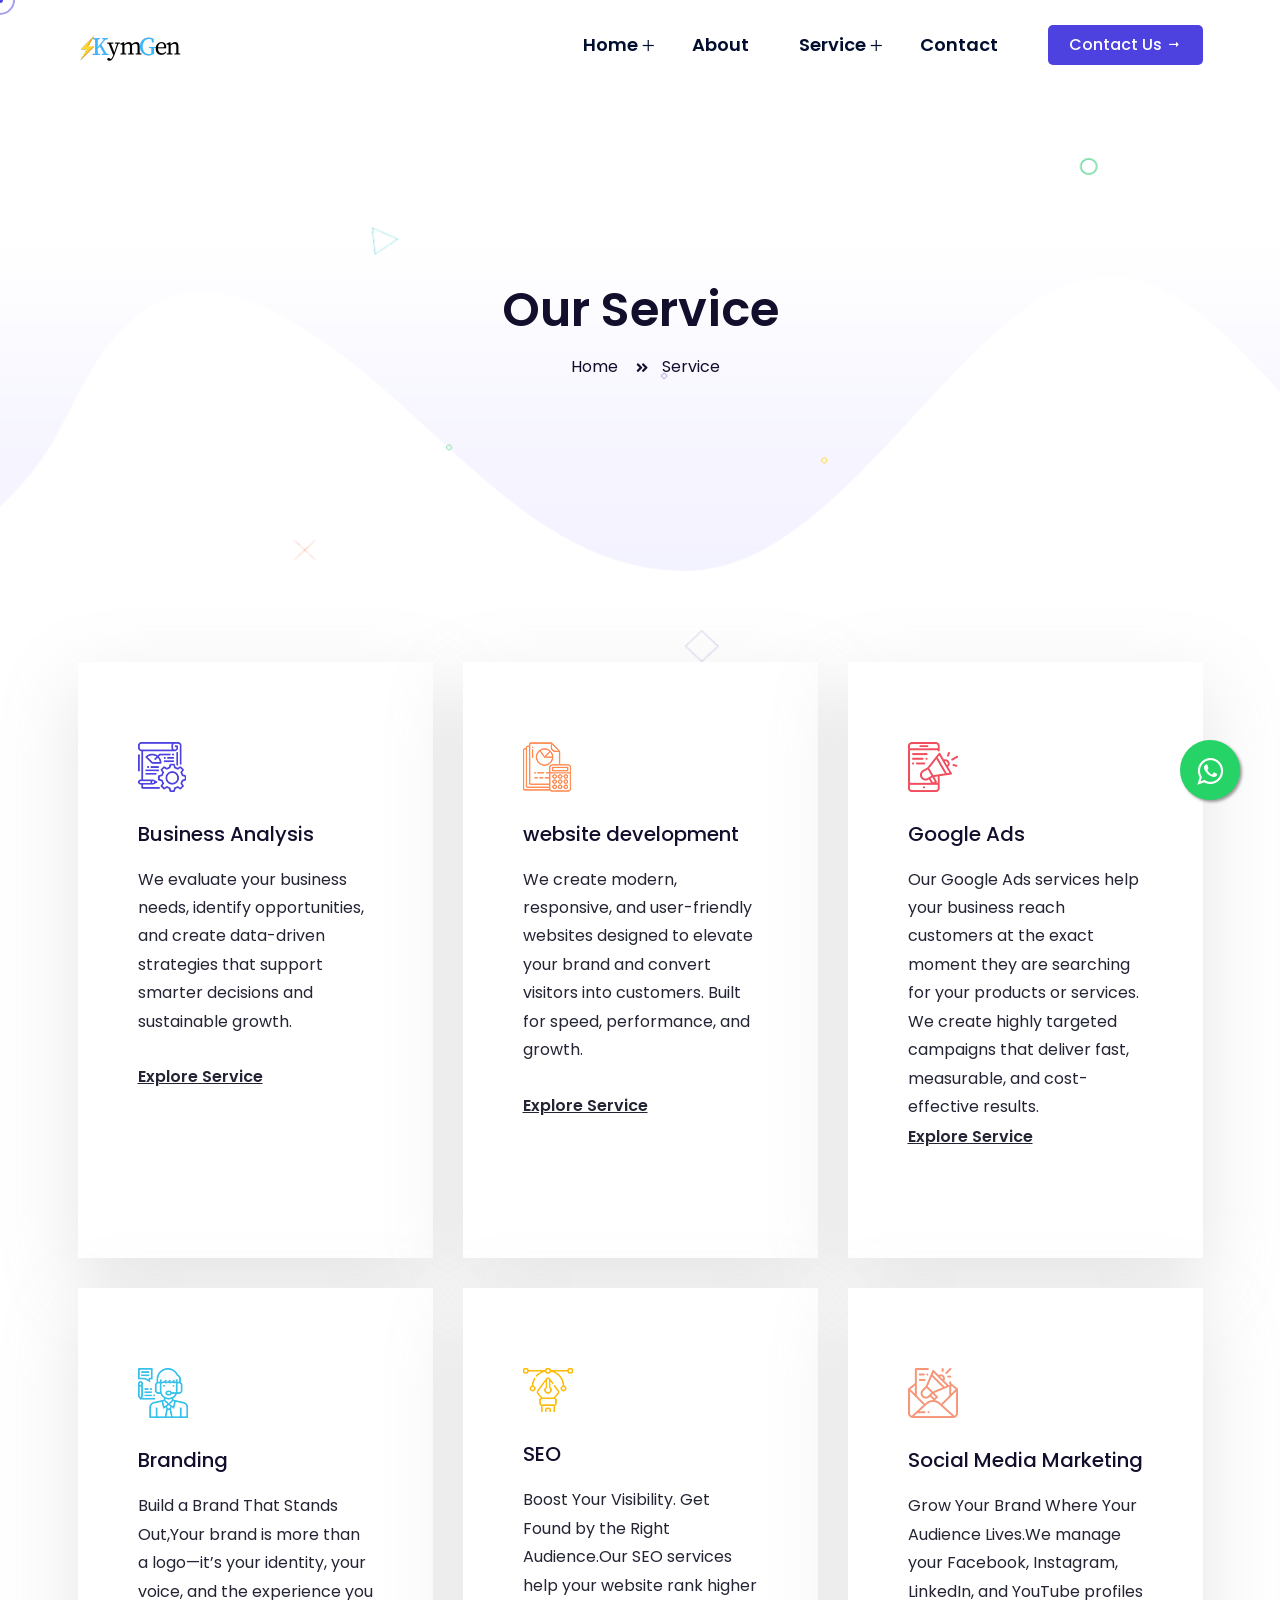
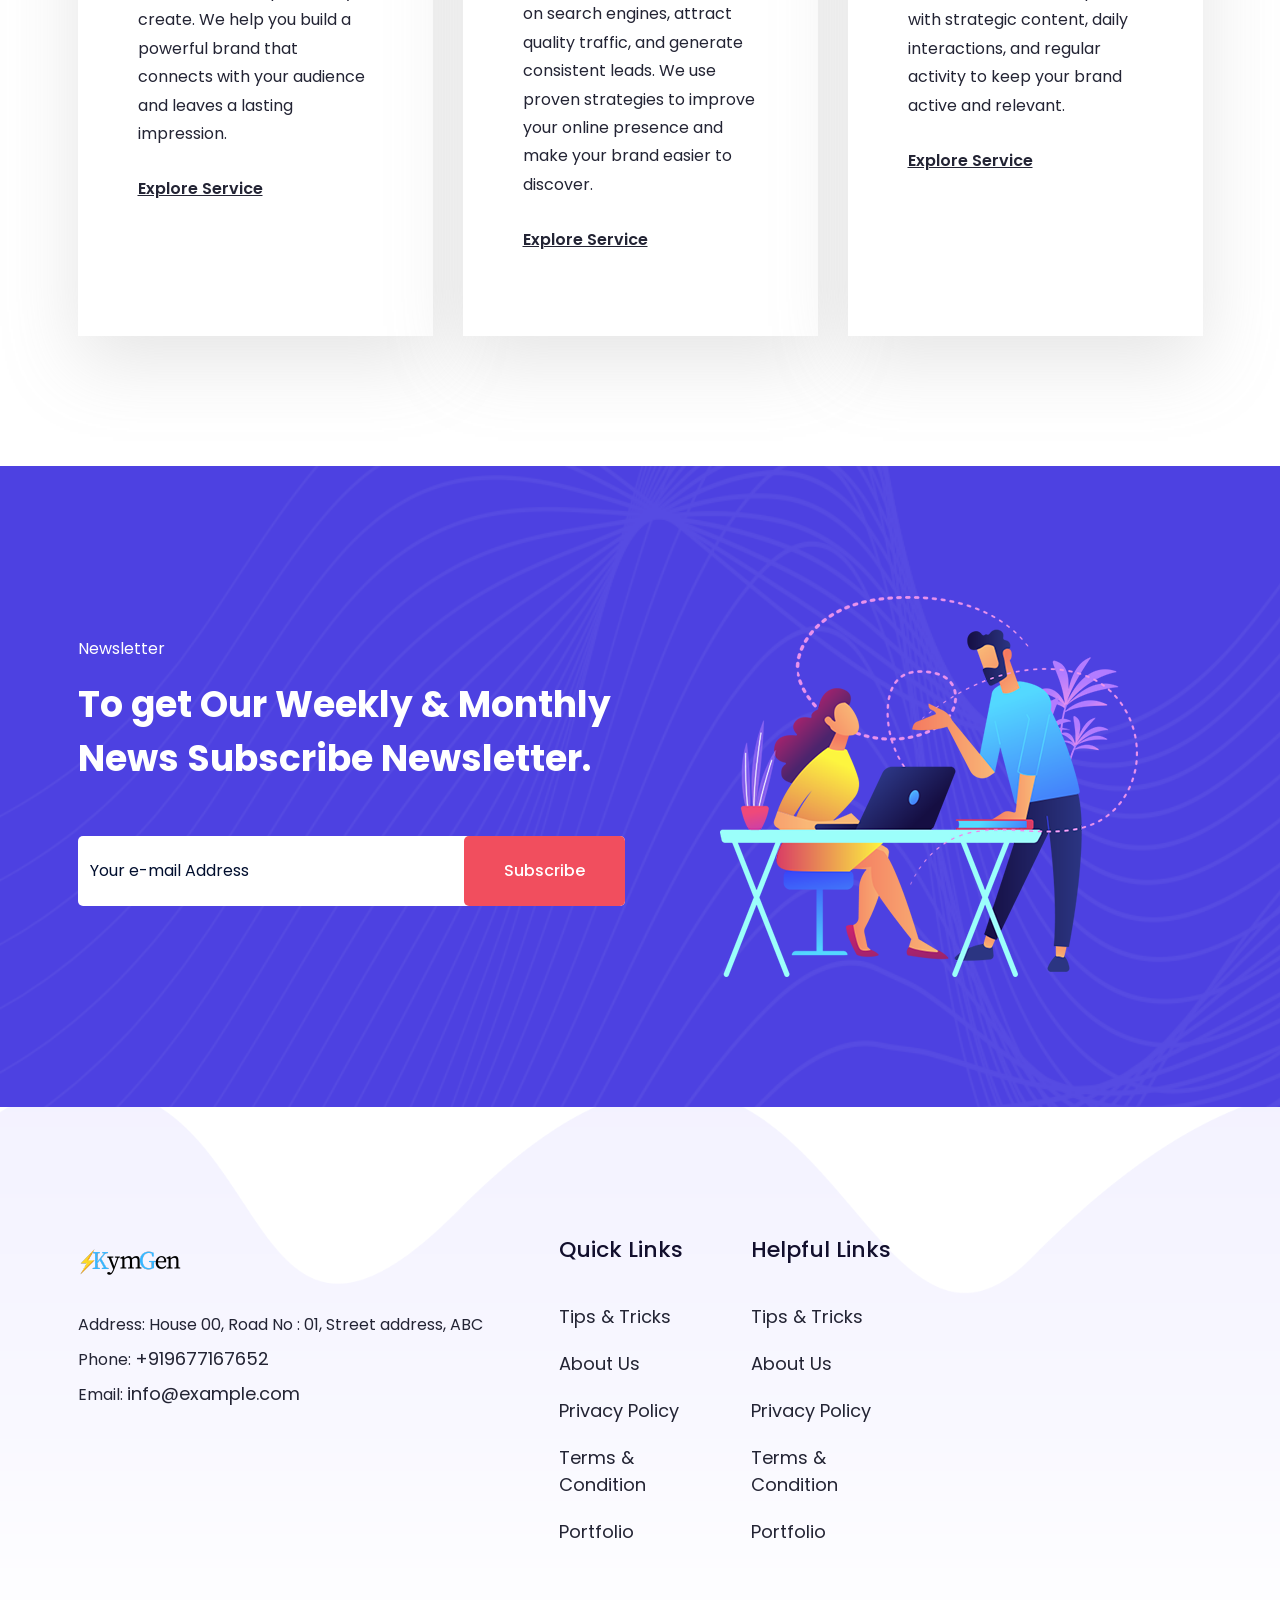
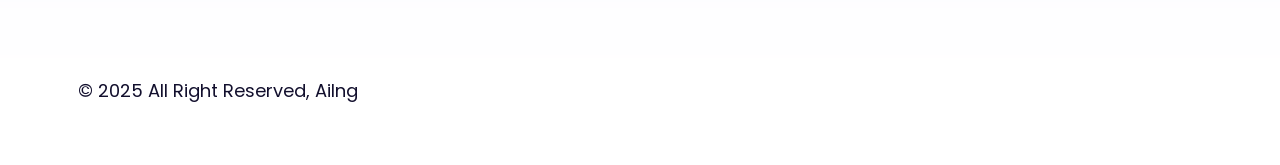
<file: ailng/service.html>
<!doctype html>
<html class="no-js" lang="zxx">

<head>	
	<meta charset="utf-8">
	<meta http-equiv="x-ua-compatible" content="ie=edge">
	<title> Professional Digital Marketing Services | Web, SEO, SMM, Ads </title>
	<meta name="description" content="">
	<meta name="viewport" content="width=device-width, initial-scale=1, shrink-to-fit=no">

	<!-- Place favicon.ico in the root directory -->
	<link rel="shortcut icon" type="image/x-icon" href="assets/img/logo/favicon.png">
	<!-- ========== Start Stylesheet ========== -->
	<link href="assets/css/bootstrap.min.css" rel="stylesheet" />
	<link href="assets/css/fontawesome.min.css" rel="stylesheet" />
	<link href="assets/css/magnific-popup.css" rel="stylesheet" />
	<link href="assets/css/owl.carousel.min.css" rel="stylesheet" />
	<link href="assets/css/owl.theme.default.min.css" rel="stylesheet" />
	<link href="assets/css/animate.css" rel="stylesheet" />
	<link href="assets/css/bsnav.min.css" rel="stylesheet" />
	<link href="assets/css/flaticon-set.css" rel="stylesheet" />
	<link href="assets/css/slick.css" rel="stylesheet" />
	<link href="assets/css/themify-icons.css" rel="stylesheet" />
	<link href="assets/css/swiper-bundle.min.css" rel="stylesheet" />
	<link href="assets/css/icofont.min.css" rel="stylesheet" />
	<link href="assets/css/splitting.css" rel="stylesheet" />	
	<link href="assets/css/splitting-cells.css" rel="stylesheet" />
	<link href="style.css" rel="stylesheet">
	<link href="assets/css/responsive.css" rel="stylesheet" />
	<!-- ========== End Stylesheet ========== -->

	<style>
		.float{
	position:fixed;
	width:60px;
	height:60px;
	bottom:100px;
	right:40px;
	background-color:#25d366;
	color:#FFF;
	border-radius:50px;
	text-align:center;
  font-size:30px;
	box-shadow: 2px 2px 3px #999;
  z-index:100;
}
.my-float{
	margin-top:16px;
}
</style>
</head>

<body class="demo-1" id="bdy">		

	<!-- Start PreLoader
    ============================================= -->
	<div class="se-pre-con"></div>
	<!-- Start PreLoader-->
	
<div class="theme_all_wrap" data-magic-cursor=" " data-color="crimson">

<!-- Document Wrapper   
=============================== -->
 <div id="main-wrapper"> 
 	
	<!-- Start header
    ============================================= -->
    <header class="header">
		<div class="main-navigation">
			<div class="navbar navbar-expand-lg bsnav bsnav-sticky bsnav-sticky-slide bsnav-transparent">
				<div class="container">
					<a class="navbar-brand" href="index.html">
						<img src="assets/img/logo/kymlogo1.png" class="logo-display" alt="thumb" >
						<img src="assets/img/logo/kymlogo1.png" class="logo-scrolled" alt="thumb" >
					</a>
					<button class="navbar-toggler toggler-spring">
						<span class="navbar-toggler-icon"></span>
					</button>
					<div class="collapse navbar-collapse justify-content-sm-end">
						<ul class="navbar-nav navbar-mobile ml-auto">
							<li class="nav-item dropdown fadeup">
								<a class="nav-link" href="index.html">Home <i class="caret ti-plus"></i></a>
								<!-- <ul class="navbar-nav">
									<li class="nav-item">
										<a class="nav-link" href="index.html">
											Home version 1
										</a>
									</li>
									<li class="nav-item">
										<a class="nav-link" href="index-2.html">
											Home version 2
										</a>
									</li>
								</ul>
 -->							</li>
							<li class="nav-item"><a class="nav-link" href="about.html">About</a></li>
							<li class="nav-item dropdown fadeup">
								<a class="nav-link" href="service.html">Service <i class="caret ti-plus"></i></a>
								<ul class="navbar-nav">
									<li class="nav-item">
										<a class="nav-link" href="seo.html">
											SEO
										</a>
									</li>
									<li class="nav-item">
										<a class="nav-link" href="socialmedia.html">
											Social Media
										</a>
									</li>
									<!-- <li class="nav-item">
										<a class="nav-link" href="work.html">
											ContentMarketing
										</a>
									</li> -->
									<li class="nav-item">
										<a class="nav-link" href="website.html">
											WebsiteDevelopment
										</a>
									</li>
									<!-- <li class="nav-item">
										<a class="nav-link" href="email-marketing.html">
											EmailMarketing
										</a>
									</li> -->
									<!-- <li class="nav-item">
										<a class="nav-link" href= "mobile-marketing.html">
											MobileMarketing
										</a>
									</li>
									 --><li class="nav-item">
										<a class="nav-link" href="business-analysis.html">
											Business Analysis
										</a>
									</li>
									<li class="nav-item">
										<a class="nav-link" href="branding.html">
											Branding
										</a>
									</li>
									<li class="nav-item">
										<a class="nav-link" href="googleads.html">
											Google Ads
										</a>
									</li>
								</ul>
							</li>
							<!-- <li class="nav-item dropdown fadeup">
								<a class="nav-link" href="#">Blog <i class="caret ti-plus"></i></a>
								<ul class="navbar-nav">
									<li class="nav-item">
										<a class="nav-link" href="blog.html">
											Blog
										</a>
									</li>
									<li class="nav-item">
										<a class="nav-link" href="single.html">
											Blog Details
										</a>
									</li>
								</ul>
							</li> -->
							<li class="nav-item"><a class="nav-link" href="contact.html">Contact</a></li>
						</ul>
						<div class="header-serarch-btn">
							<a href="contact.html" class="btn-2">
								contact us 
								<i class="icofont-long-arrow-right"></i>
							</a>
						</div>
					</div>
				</div>
			</div>
			<div class="bsnav-mobile">
				<div class="bsnav-mobile-overlay"></div>
				<div class="navbar"></div>
			</div>
		</div>
    </header>
    <!-- End header -->
	
	<main class="main">
		
		<!-- Start Breadcrumb
		============================================= -->
		<div class="site-breadcrumb" style="background: url(assets/img/breadcrumb/breadcrumb.png)">
			<div class="container wow fadeInUp" data-wow-duration="1s" data-wow-delay=".4s">
			<h2 class="breadcrumb-title">Our service</h2>
				<ul class="breadcrumb-menu clearfix">
					<li><a href="index.html">Home</a></li>
					<li class="active">Service</li>
				</ul>
			</div>
		</div>
		<!-- End  Breadcrumb -->
		
		<!-- Start What We Do
		============================================= -->
		<div class="what-area what-page de-pb">
			<div class="container">
				<div class="what-wpr grid-3">
					<div class="what-box wow fadeInUp" data-wow-duration="1s" data-wow-delay=".2s">
						<div class="what-icon">
							<img src="assets/img/icons/3.png" alt="thumb">
						</div>
						<div class="what-info">
							<h5>Business Analysis</h5>
							<p>
								We evaluate your business needs, identify opportunities, and create data-driven strategies that support smarter decisions and sustainable growth.
							</p>
							<a href="business-analysis.html" class="what-btn">Explore Service</a>
						</div>
					</div>
					<div class="what-box wow fadeInUp" data-wow-duration="1s" data-wow-delay=".3s">
						<div class="what-icon">
							<img src="assets/img/icons/4.png" alt="thumb">
						</div>
						<div class="what-info">
							<h5>website development</h5>
							<p>
								We create modern, responsive, and user-friendly websites designed to elevate your brand and convert visitors into customers. Built for speed, performance, and growth.
							</p>
							<a href="website.html" class="what-btn">Explore Service</a>
						</div>
					</div>
					<div class="what-box wow fadeInUp" data-wow-duration="1s" data-wow-delay=".4s">
						<div class="what-icon">
							<img src="assets/img/icons/5.png" alt="thumb">
						</div>
						<div class="what-info">
							<h5>Google Ads</h5>
							<p>
								Our Google Ads services help your business reach customers at the exact moment they are searching for your products or services. We create highly targeted campaigns that deliver fast, measurable, and cost-effective results.
							<a href="googleads.html" class="what-btn">Explore Service</a>
						</div>
					</div>
					<div class="what-box wow fadeInUp" data-wow-duration="1s" data-wow-delay=".2s">
						<div class="what-icon">
							<img src="assets/img/icons/6.png" alt="thumb">
						</div>
						<div class="what-info">
							<h5>Branding</h5>
							<p>
								Build a Brand That Stands Out,Your brand is more than a logo—it’s your identity, your voice, and the experience you create. We help you build a powerful brand that connects with your audience and leaves a lasting impression.
							</p>
							<a href="branding.html" class="what-btn">Explore Service</a>
						</div>
					</div>
					<div class="what-box wow fadeInUp" data-wow-duration="1s" data-wow-delay=".3s">
						<div class="what-icon">
							<img src="assets/img/icons/7.png" alt="thumb">
						</div>
						<div class="what-info">
							<h5>SEO</h5>
							<p>
								Boost Your Visibility. Get Found by the Right Audience.Our SEO services help your website rank higher on search engines, attract quality traffic, and generate consistent leads. We use proven strategies to improve your online presence and make your brand easier to discover.
							</p>
							<a href="seo.html" class="what-btn">Explore Service</a>
						</div>
					</div>
					<div class="what-box wow fadeInUp" data-wow-duration="1s" data-wow-delay=".4s">
						<div class="what-icon">
							<img src="assets/img/icons/8.png" alt="thumb">
						</div>
						<div class="what-info">
							<h5>Social Media Marketing</h5>
							<p>
								Grow Your Brand Where Your Audience Lives.We manage your Facebook, Instagram, LinkedIn, and YouTube profiles with strategic content, daily interactions, and regular activity to keep your brand active and relevant.
							</p>
							<a href="socialmedia.html" class="what-btn">Explore Service</a>
						</div>
					</div>
				</div>
			</div>
		</div>
		<!-- End What We Do -->
		
		<!-- Start Subscribe
		============================================= -->
		<div class="sub-area de-padding" style="background-image: url(assets/img/subscribe/bg.png)">
			<div class="container">
				<div class="sub-wpr grid-2">
					<div class="sub-left">
						<div class="site-title">
							<span class="about-sub-title wh">Newsletter</span>
							<h2 data-splitting class="about-title wh mb-0 wow" data-wow-duration=".1s" data-wow-delay=".1s">
								To get Our Weekly & Monthly News
								Subscribe Newsletter.
							</h2>
						</div>
						<form class="sub-form wow fadeInUp" data-wow-duration="1s" data-wow-delay=".4s">
							<input type="text" placeholder="Your e-mail Address" class="input-style-1">
							<button type="submit" class="sub-btn hv btn-3">Subscribe</button>
						</form>
					</div>
					<div class="sub-right text-center">
						<img src="assets/img/subscribe/sub-right.png" alt="thumb">
					</div>
				</div>
			</div>
		</div>
		<!-- End Subscribe -->
		
	</main>	
	<link rel="stylesheet" href="https://maxcdn.bootstrapcdn.com/font-awesome/4.5.0/css/font-awesome.min.css">
<a href="https://api.whatsapp.com/send?phone=+919677167652&text=Hi am looking for digital marketing service." class="float" target="_blank">
<i class="fa fa-whatsapp my-float"></i>
</a>
	<!-- Start Footer
	============================================= -->
	<footer>
		<div class="footer-shape">
			<img src="assets/img/footer/footer-bg.png" alt="thumb">
		</div>
		<div class="footer-widget">
			<div class="container">
				<div class="footer-widget-wrapper de-padding">
					<div class="row g-5">
						<div class="col-xl-5 col-sm-6 col-lg-6">
							<div class="footer-widget-box ab-us">
								<div><img src="assets/img/logo/kymlogo1.png" alt="thumb"></div>
								<!-- <p class="mb-50">
									This is Photoshop's version  of LoreiIpsum.  Aenean sollicitudin, 
								</p> -->
								<ul class="adr">
									<li>Address: House 00, Road No : 01, Street address, ABC</li>
									<li>Phone: <a href="#">+919677167652</a></li>
									<li>Email: <a href="#">info@example.com</a></li>
								</ul>
							</div>
						</div>
						<div class="col-xl-2 col-sm-6 col-lg-6">
							<div class="footer-widget-box">
								<h4 class="footer-widget-title">Quick Links</h4>
								<ul class="footer-list">
									<li><a href="#">Tips & Tricks</a></li>
									<li><a href="#">About Us</a></li>
									<li><a href="#">Privacy Policy</a></li>
									<li><a href="#">Terms & Condition</a></li>
									<li><a href="#">Portfolio</a></li>
								</ul>
							</div>
						</div>
						<div class="col-xl-2 col-sm-6 col-lg-6">
							<div class="footer-widget-box">
								<h4 class="footer-widget-title">Helpful Links</h4>
								<ul class="footer-list">
									<li><a href="#">Tips & Tricks</a></li>
									<li><a href="#">About Us</a></li>
									<li><a href="#">Privacy Policy</a></li>
									<li><a href="#">Terms & Condition</a></li>
									<li><a href="#">Portfolio</a></li>
								</ul>
							</div>
						</div>
						<!-- <div class="col-xl-3 col-sm-6 col-lg-6">
							<div class="footer-widget-box footer-gallery">
								<h4 class="footer-widget-title">Instagram</h4>
								<div class="foter-img grid-2">
									<a href="#"><img src="assets/img/singlepost/ins-1.jpg" alt="thumb"></a>
									<a href="#"><img src="assets/img/singlepost/ins-2.jpg" alt="thumb"></a>
									<a href="#"><img src="assets/img/singlepost/ins-3.jpg" alt="thumb"></a>
									<a href="#"><img src="assets/img/singlepost/ins-1.jpg" alt="thumb"></a>
								</div>
							</div>
						</div> -->
					</div>
				</div>
				<div class="copyright">
					<p>© 2025 All Right Reserved, Ailng</p>
					<!-- <ul class="footer-social">
						<li><a href="#"><i class="fab fa-facebook-f"></i></a></li>
						<li><a href="#"><i class="fab fa-instagram"></i></a></li>
						<li><a href="#"><i class="fab fa-twitter"></i></a></li>
						<li><a href="#"><i class="fab fa-youtube"></i></a></li>
					</ul> -->
				</div>
			</div>
		</div>
	</footer>	
	<!-- End Footer-->
	
	<!-- Start Scroll top
	============================================= -->
	<a href="#bdy" id="scrtop" class="smooth-menu"><i class="ti-arrow-up"></i></a>
	<!-- End Scroll top-->

	<!-- CURSOR -->
		<div class="mouse-cursor cursor-outer"></div>
		<div class="mouse-cursor cursor-inner"></div>
		<!-- /CURSOR -->
	</div>	
</div>	<!-- Mouse Cursor End --> 
	
  	<!-- jQuery Frameworks 
    ============================================= -->
	
	<script src=" assets/js/jquery-3.6.0.min.js"></script>
    <script src=" assets/js/bootstrap.min.js"></script>
    <script src=" assets/js/popper.min.js"></script>
    <script src=" assets/js/jquery.appear.js"></script>
    <script src=" assets/js/jquery.easing.min.js"></script>
    <script src=" assets/js/jquery.magnific-popup.min.js"></script>
    <script src=" assets/js/progress-bar.min.js"></script>
    <script src=" assets/js/modernizr.custom.13711.js"></script>
    <script src=" assets/js/owl.carousel.min.js"></script>
    <script src=" assets/js/wow.min.js"></script>
    <script src=" assets/js/isotope.pkgd.min.js"></script>
    <script src=" assets/js/imagesloaded.pkgd.min.js"></script>
    <script src=" assets/js/count-to.js"></script>
    <script src=" assets/js/swiper-bundle.min.js"></script>
    <script src=" assets/js/text.js"></script>
	<script src=" assets/js/YTPlayer.min.js"></script>
    <script src=" assets/js/slick.min.js"></script>
    <script src=" assets/js/bsnav.min.js"></script>
    <script src=" assets/js/splitting.min.js"></script>
    <script src=" assets/js/splitting-animation.js"></script>
    <script src=" assets/js/main.js"></script>
	
</body>

</html>
</file>
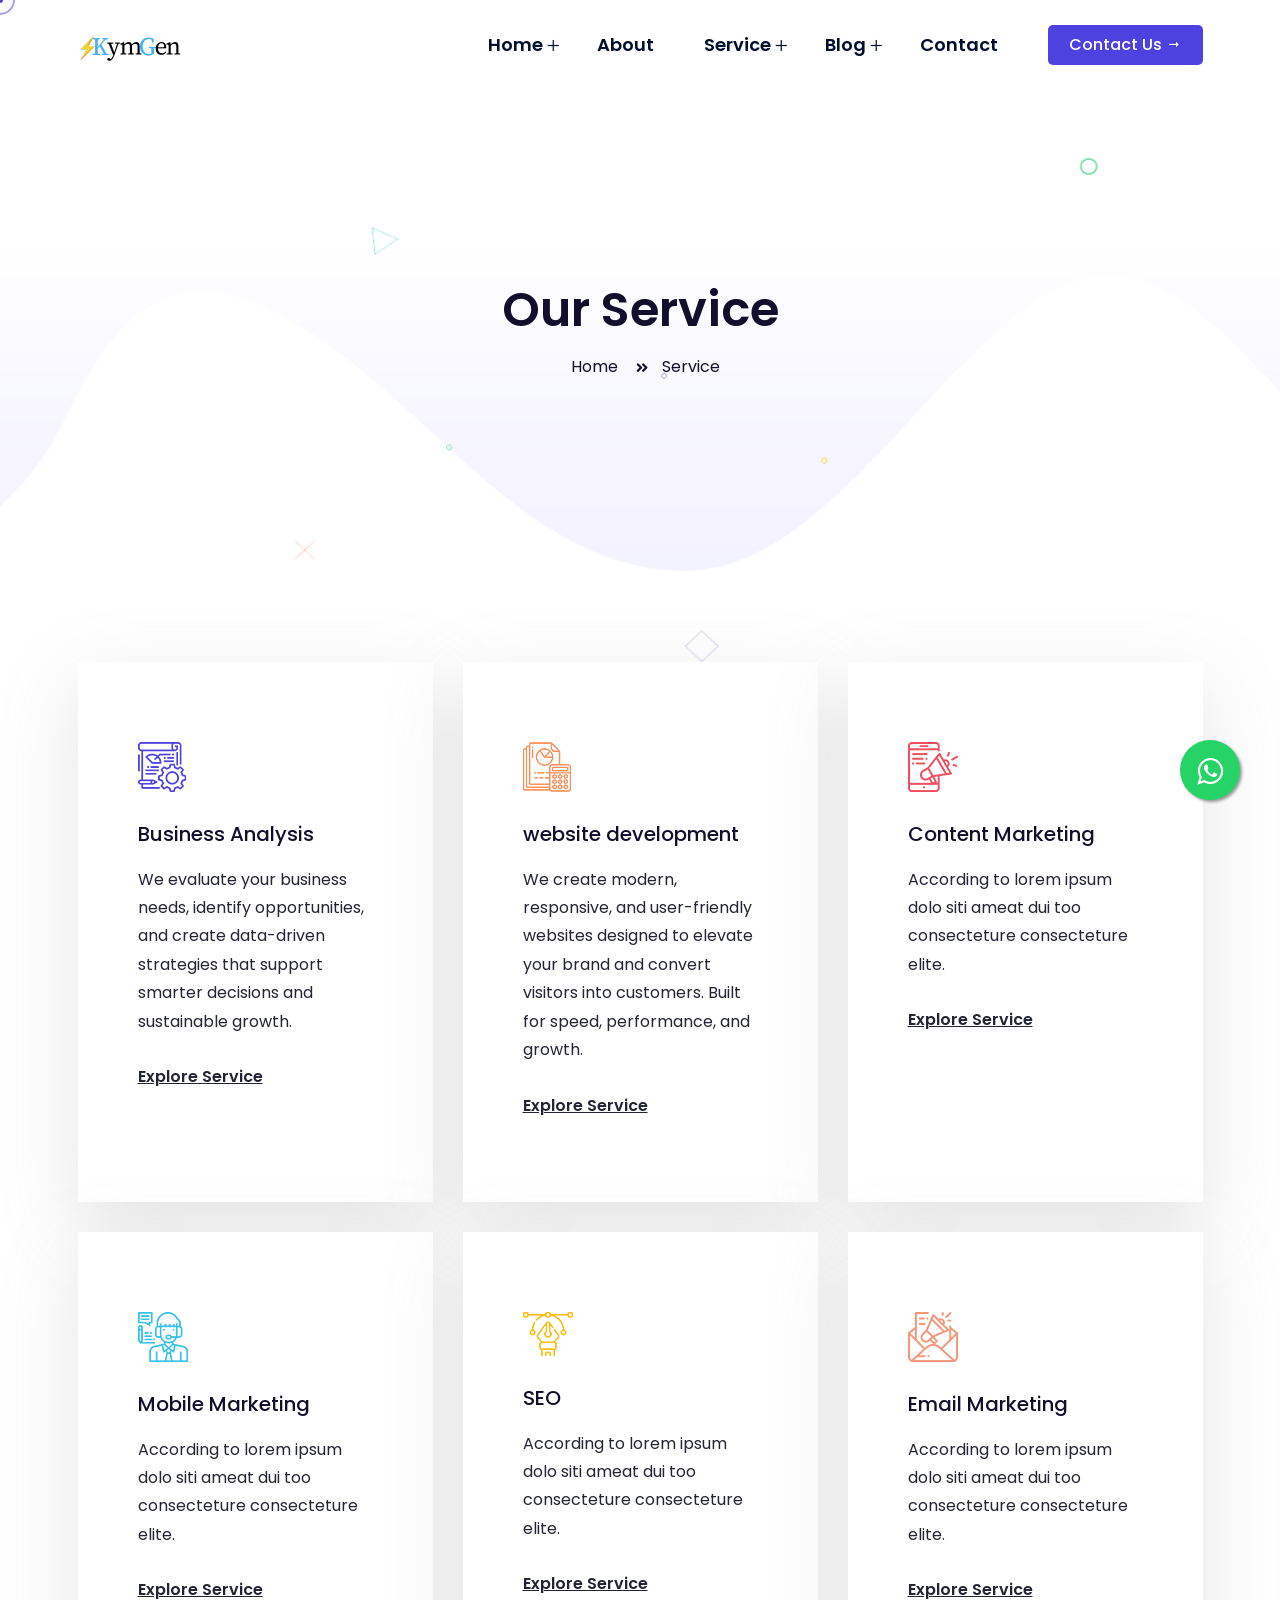
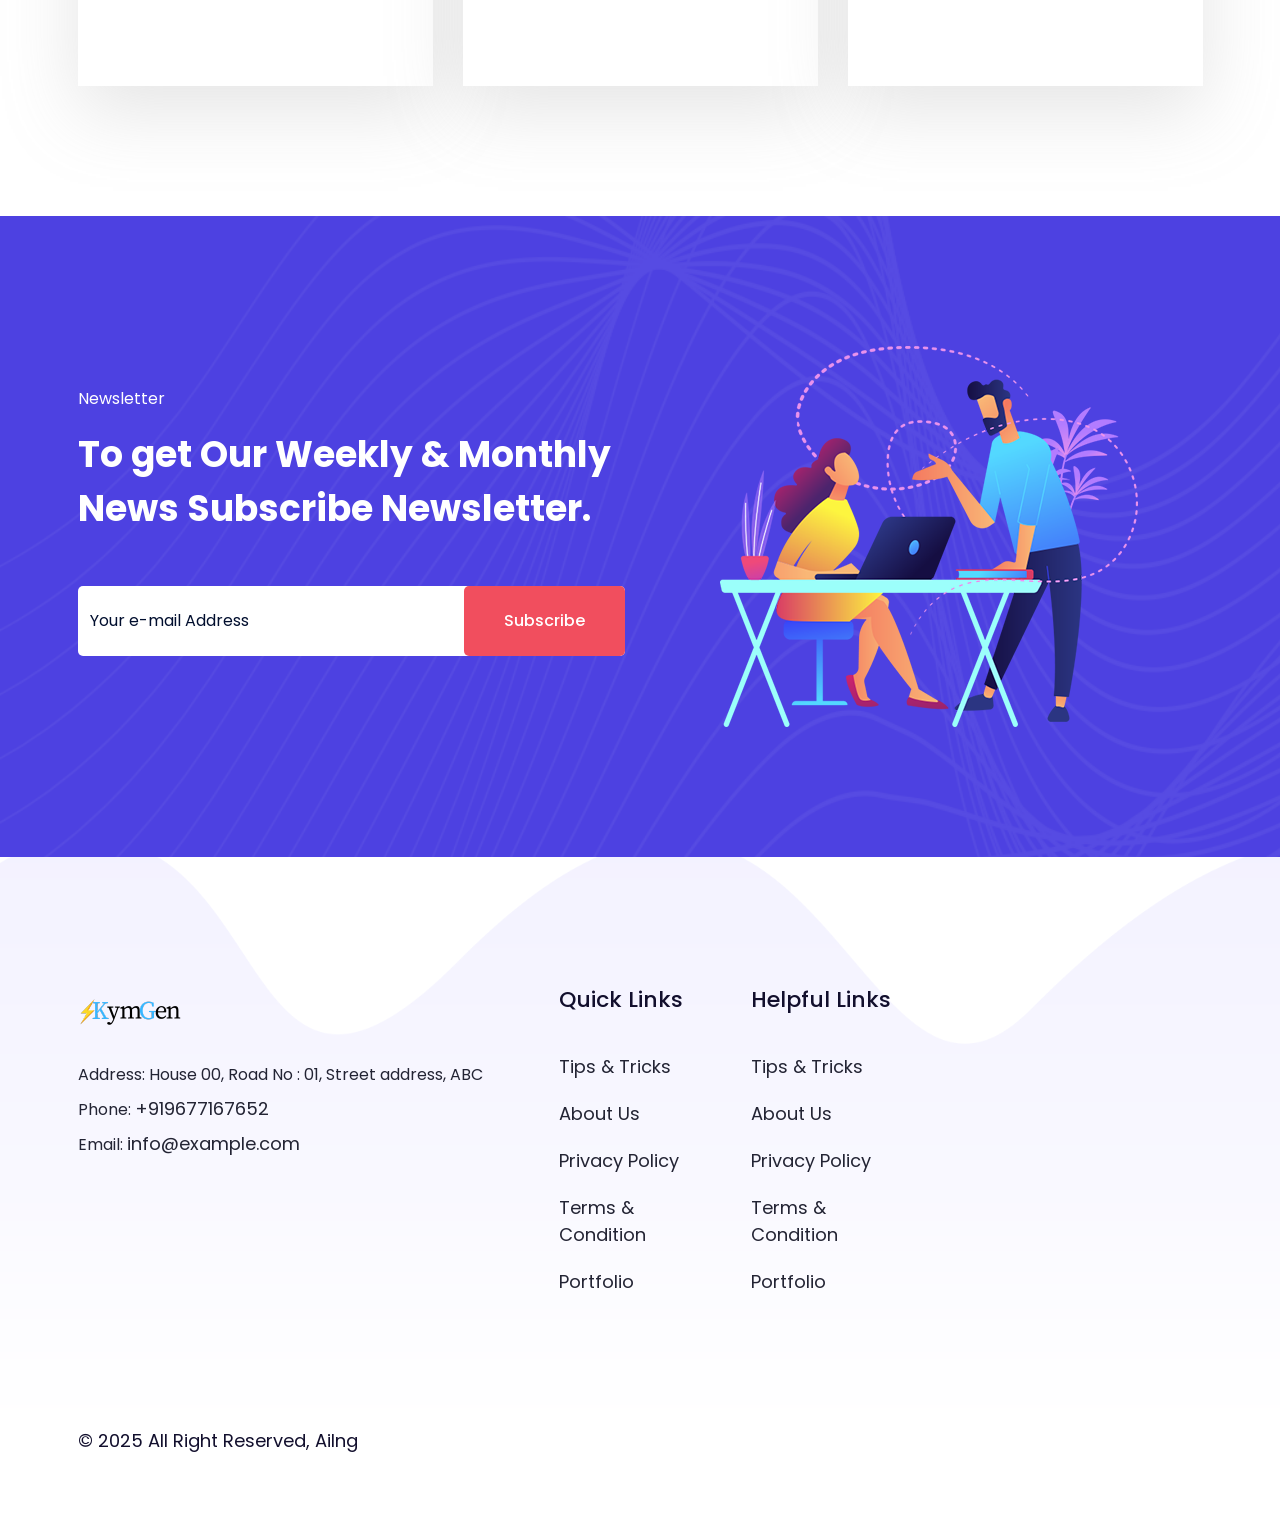
<file: ailng/single.html>
<!doctype html>
<html class="no-js" lang="zxx">

<head>	
	<meta charset="utf-8">
	<meta http-equiv="x-ua-compatible" content="ie=edge">
	<title> Ailng Creative Consulting & Business Agency HTML Template </title>
	<meta name="description" content="">
	<meta name="viewport" content="width=device-width, initial-scale=1, shrink-to-fit=no">

	<!-- Place favicon.ico in the root directory -->
	<link rel="shortcut icon" type="image/x-icon" href="assets/img/logo/favicon.png">
	<!-- ========== Start Stylesheet ========== -->
	<link href="assets/css/bootstrap.min.css" rel="stylesheet" />
	<link href="assets/css/fontawesome.min.css" rel="stylesheet" />
	<link href="assets/css/magnific-popup.css" rel="stylesheet" />
	<link href="assets/css/owl.carousel.min.css" rel="stylesheet" />
	<link href="assets/css/owl.theme.default.min.css" rel="stylesheet" />
	<link href="assets/css/animate.css" rel="stylesheet" />
	<link href="assets/css/bsnav.min.css" rel="stylesheet" />
	<link href="assets/css/flaticon-set.css" rel="stylesheet" />
	<link href="assets/css/slick.css" rel="stylesheet" />
	<link href="assets/css/themify-icons.css" rel="stylesheet" />
	<link href="assets/css/swiper-bundle.min.css" rel="stylesheet" />
	<link href="assets/css/icofont.min.css" rel="stylesheet" />
	<link href="assets/css/splitting.css" rel="stylesheet" />	
	<link href="assets/css/splitting-cells.css" rel="stylesheet" />
	<link href="style.css" rel="stylesheet">
	<link href="assets/css/responsive.css" rel="stylesheet" />
	<!-- ========== End Stylesheet ========== -->

	<style>
		.float{
	position:fixed;
	width:60px;
	height:60px;
	bottom:100px;
	right:40px;
	background-color:#25d366;
	color:#FFF;
	border-radius:50px;
	text-align:center;
  font-size:30px;
	box-shadow: 2px 2px 3px #999;
  z-index:100;
}
.my-float{
	margin-top:16px;
}
</style>
</head>

<body class="demo-1" id="bdy">		

	<!-- Start PreLoader
    ============================================= -->
	<div class="se-pre-con"></div>
	<!-- Start PreLoader-->
	
<div class="theme_all_wrap" data-magic-cursor=" " data-color="crimson">

<!-- Document Wrapper   
=============================== -->
 <div id="main-wrapper"> 
 	
	<!-- Start header
    ============================================= -->
    <header class="header">
		<div class="main-navigation">
			<div class="navbar navbar-expand-lg bsnav bsnav-sticky bsnav-sticky-slide bsnav-transparent">
				<div class="container">
					<a class="navbar-brand" href="index.html">
						<img src="assets/img/logo/kymlogo1.png" class="logo-display" alt="thumb">
						<img src="assets/img/logo/kymlogo1.png" class="logo-scrolled" alt="thumb">
					</a>
					<button class="navbar-toggler toggler-spring">
						<span class="navbar-toggler-icon"></span>
					</button>
					<div class="collapse navbar-collapse justify-content-sm-end">
						<ul class="navbar-nav navbar-mobile ml-auto">
							<li class="nav-item dropdown fadeup">
								<a class="nav-link" href="index.html">Home <i class="caret ti-plus"></i></a>
								<!-- <ul class="navbar-nav">
									<li class="nav-item">
										<a class="nav-link" href="index.html">
											Home version 1
										</a>
									</li>
									<li class="nav-item">
										<a class="nav-link" href="index-2.html">
											Home version 2
										</a>
									</li>
								</ul>
 -->							</li>
							<li class="nav-item"><a class="nav-link" href="about.html">About</a></li>
							<li class="nav-item dropdown fadeup">
								<a class="nav-link" href="service.html">Service <i class="caret ti-plus"></i></a>
								<ul class="navbar-nav">
									<li class="nav-item">
										<a class="nav-link" href="seo.html">
											SEO
										</a>
									</li>
									<li class="nav-item">
										<a class="nav-link" href="socialmedia.html">
											SocialMedia
										</a>
									</li>
									<!-- <li class="nav-item">
										<a class="nav-link" href="work.html">
											ContentMarketing
										</a>
									</li> -->
									<li class="nav-item">
										<a class="nav-link" href="website.html">
											WebsiteDevelopment
										</a>
									</li>
									<!-- <li class="nav-item">
										<a class="nav-link" href="work-single.html">
											EmailMarketing
										</a>
									</li>
									<li class="nav-item">
										<a class="nav-link" href="work-single.html">
											MobileMarketing
										</a>
									</li> -->
									<li class="nav-item">
										<a class="nav-link" href="business-analysis.html">
											Business Analysis
										</a>
									</li>
									<li class="nav-item">
										<a class="nav-link" href="branding.html">
											Branding
										</a>
									</li>
								</ul>
							</li>
							<li class="nav-item dropdown fadeup">
								<a class="nav-link" href="#">Blog <i class="caret ti-plus"></i></a>
								<ul class="navbar-nav">
									<li class="nav-item">
										<a class="nav-link" href="blog.html">
											Blog
										</a>
									</li>
									<li class="nav-item">
										<a class="nav-link" href="single.html">
											Blog Details
										</a>
									</li>
								</ul>
							</li>
							<li class="nav-item"><a class="nav-link" href="contact.html">Contact</a></li>
						</ul>
						<div class="header-serarch-btn">
							<a href="contact.html" class="btn-2">
								contact us 
								<i class="icofont-long-arrow-right"></i>
							</a>
						</div>
					</div>
				</div>
			</div>
			<div class="bsnav-mobile">
				<div class="bsnav-mobile-overlay"></div>
				<div class="navbar"></div>
			</div>
		</div>
    </header>
    <!-- End header -->
	
	<main class="main">
		
		<!-- Start Breadcrumb
		============================================= -->
		<div class="site-breadcrumb" style="background: url(assets/img/breadcrumb/breadcrumb.png)">
			<div class="container wow fadeInUp" data-wow-duration="1s" data-wow-delay=".4s">
			<h2 class="breadcrumb-title">Our service</h2>
				<ul class="breadcrumb-menu clearfix">
					<li><a href="index.html">Home</a></li>
					<li class="active">Service</li>
				</ul>
			</div>
		</div>
		<!-- End  Breadcrumb -->
		
		<!-- Start What We Do
		============================================= -->
		<div class="what-area what-page de-pb">
			<div class="container">
				<div class="what-wpr grid-3">
					<div class="what-box wow fadeInUp" data-wow-duration="1s" data-wow-delay=".2s">
						<div class="what-icon">
							<img src="assets/img/icons/3.png" alt="thumb">
						</div>
						<div class="what-info">
							<h5>Business Analysis</h5>
							<p>
								We evaluate your business needs, identify opportunities, and create data-driven strategies that support smarter decisions and sustainable growth.
							</p>
							<a href="service-single.html" class="what-btn">Explore Service</a>
						</div>
					</div>
					<div class="what-box wow fadeInUp" data-wow-duration="1s" data-wow-delay=".3s">
						<div class="what-icon">
							<img src="assets/img/icons/4.png" alt="thumb">
						</div>
						<div class="what-info">
							<h5>website development</h5>
							<p>
								We create modern, responsive, and user-friendly websites designed to elevate your brand and convert visitors into customers. Built for speed, performance, and growth.
							</p>
							<a href="service-single.html" class="what-btn">Explore Service</a>
						</div>
					</div>
					<div class="what-box wow fadeInUp" data-wow-duration="1s" data-wow-delay=".4s">
						<div class="what-icon">
							<img src="assets/img/icons/5.png" alt="thumb">
						</div>
						<div class="what-info">
							<h5>Content Marketing</h5>
							<p>
								According to lorem ipsum dolo siti ameat dui too consecteture consecteture elite.
							</p>
							<a href="service-single.html" class="what-btn">Explore Service</a>
						</div>
					</div>
					<div class="what-box wow fadeInUp" data-wow-duration="1s" data-wow-delay=".2s">
						<div class="what-icon">
							<img src="assets/img/icons/6.png" alt="thumb">
						</div>
						<div class="what-info">
							<h5>Mobile Marketing</h5>
							<p>
								According to lorem ipsum dolo siti ameat dui too consecteture consecteture elite.
							</p>
							<a href="service-single.html" class="what-btn">Explore Service</a>
						</div>
					</div>
					<div class="what-box wow fadeInUp" data-wow-duration="1s" data-wow-delay=".3s">
						<div class="what-icon">
							<img src="assets/img/icons/7.png" alt="thumb">
						</div>
						<div class="what-info">
							<h5>SEO</h5>
							<p>
								According to lorem ipsum dolo siti ameat dui too consecteture consecteture elite.
							</p>
							<a href="service-single.html" class="what-btn">Explore Service</a>
						</div>
					</div>
					<div class="what-box wow fadeInUp" data-wow-duration="1s" data-wow-delay=".4s">
						<div class="what-icon">
							<img src="assets/img/icons/8.png" alt="thumb">
						</div>
						<div class="what-info">
							<h5>Email Marketing</h5>
							<p>
								According to lorem ipsum dolo siti ameat dui too consecteture consecteture elite.
							</p>
							<a href="service-single.html" class="what-btn">Explore Service</a>
						</div>
					</div>
				</div>
			</div>
		</div>
		<!-- End What We Do -->
		
		<!-- Start Subscribe
		============================================= -->
		<div class="sub-area de-padding" style="background-image: url(assets/img/subscribe/bg.png)">
			<div class="container">
				<div class="sub-wpr grid-2">
					<div class="sub-left">
						<div class="site-title">
							<span class="about-sub-title wh">Newsletter</span>
							<h2 data-splitting class="about-title wh mb-0 wow" data-wow-duration=".1s" data-wow-delay=".1s">
								To get Our Weekly & Monthly News
								Subscribe Newsletter.
							</h2>
						</div>
						<form class="sub-form wow fadeInUp" data-wow-duration="1s" data-wow-delay=".4s">
							<input type="text" placeholder="Your e-mail Address" class="input-style-1">
							<button type="submit" class="sub-btn hv btn-3">Subscribe</button>
						</form>
					</div>
					<div class="sub-right text-center">
						<img src="assets/img/subscribe/sub-right.png" alt="thumb">
					</div>
				</div>
			</div>
		</div>
		<!-- End Subscribe -->
		
	</main>	
	<link rel="stylesheet" href="https://maxcdn.bootstrapcdn.com/font-awesome/4.5.0/css/font-awesome.min.css">
<a href="https://api.whatsapp.com/send?phone=+919677167652&text=Hi am looking for digital marketing service." class="float" target="_blank">
<i class="fa fa-whatsapp my-float"></i>
</a>
	<!-- Start Footer
	============================================= -->
	<footer>
		<div class="footer-shape">
			<img src="assets/img/footer/footer-bg.png" alt="thumb">
		</div>
		<div class="footer-widget">
			<div class="container">
				<div class="footer-widget-wrapper de-padding">
					<div class="row g-5">
						<div class="col-xl-5 col-sm-6 col-lg-6">
							<div class="footer-widget-box ab-us">
								<div><img src="assets/img/logo/kymlogo1.png" alt="thumb"></div>
								<!-- <p class="mb-50">
									This is Photoshop's version  of LoreiIpsum.  Aenean sollicitudin, 
								</p> -->
								<ul class="adr">
									<li>Address: House 00, Road No : 01, Street address, ABC</li>
									<li>Phone: <a href="#">+919677167652</a></li>
									<li>Email: <a href="#">info@example.com</a></li>
								</ul>
							</div>
						</div>
						<div class="col-xl-2 col-sm-6 col-lg-6">
							<div class="footer-widget-box">
								<h4 class="footer-widget-title">Quick Links</h4>
								<ul class="footer-list">
									<li><a href="#">Tips & Tricks</a></li>
									<li><a href="#">About Us</a></li>
									<li><a href="#">Privacy Policy</a></li>
									<li><a href="#">Terms & Condition</a></li>
									<li><a href="#">Portfolio</a></li>
								</ul>
							</div>
						</div>
						<div class="col-xl-2 col-sm-6 col-lg-6">
							<div class="footer-widget-box">
								<h4 class="footer-widget-title">Helpful Links</h4>
								<ul class="footer-list">
									<li><a href="#">Tips & Tricks</a></li>
									<li><a href="#">About Us</a></li>
									<li><a href="#">Privacy Policy</a></li>
									<li><a href="#">Terms & Condition</a></li>
									<li><a href="#">Portfolio</a></li>
								</ul>
							</div>
						</div>
						<div class="col-xl-3 col-sm-6 col-lg-6">
							<div class="footer-widget-box footer-gallery">
								<!-- <h4 class="footer-widget-title">Instagram</h4>
								<div class="foter-img grid-2">
									<a href="#"><img src="assets/img/singlepost/ins-1.jpg" alt="thumb"></a>
									<a href="#"><img src="assets/img/singlepost/ins-2.jpg" alt="thumb"></a>
									<a href="#"><img src="assets/img/singlepost/ins-3.jpg" alt="thumb"></a>
									<a href="#"><img src="assets/img/singlepost/ins-1.jpg" alt="thumb"></a>
								</div> -->
							</div>
						</div>
					</div>
				</div>
				<div class="copyright">
					<p>© 2025 All Right Reserved, Ailng</p>
					<!-- <ul class="footer-social">
						<li><a href="#"><i class="fab fa-facebook-f"></i></a></li>
						<li><a href="#"><i class="fab fa-instagram"></i></a></li>
						<li><a href="#"><i class="fab fa-twitter"></i></a></li>
						<li><a href="#"><i class="fab fa-youtube"></i></a></li>
					</ul> -->
				</div>
			</div>
		</div>
	</footer>	
	<!-- End Footer-->
	
	<!-- Start Scroll top
	============================================= -->
	<a href="#bdy" id="scrtop" class="smooth-menu"><i class="ti-arrow-up"></i></a>
	<!-- End Scroll top-->

	<!-- CURSOR -->
		<div class="mouse-cursor cursor-outer"></div>
		<div class="mouse-cursor cursor-inner"></div>
		<!-- /CURSOR -->
	</div>	
</div>	<!-- Mouse Cursor End --> 
	
  	<!-- jQuery Frameworks 
    ============================================= -->
	
	<script src=" assets/js/jquery-3.6.0.min.js"></script>
    <script src=" assets/js/bootstrap.min.js"></script>
    <script src=" assets/js/popper.min.js"></script>
    <script src=" assets/js/jquery.appear.js"></script>
    <script src=" assets/js/jquery.easing.min.js"></script>
    <script src=" assets/js/jquery.magnific-popup.min.js"></script>
    <script src=" assets/js/progress-bar.min.js"></script>
    <script src=" assets/js/modernizr.custom.13711.js"></script>
    <script src=" assets/js/owl.carousel.min.js"></script>
    <script src=" assets/js/wow.min.js"></script>
    <script src=" assets/js/isotope.pkgd.min.js"></script>
    <script src=" assets/js/imagesloaded.pkgd.min.js"></script>
    <script src=" assets/js/count-to.js"></script>
    <script src=" assets/js/swiper-bundle.min.js"></script>
    <script src=" assets/js/text.js"></script>
	<script src=" assets/js/YTPlayer.min.js"></script>
    <script src=" assets/js/slick.min.js"></script>
    <script src=" assets/js/bsnav.min.js"></script>
    <script src=" assets/js/splitting.min.js"></script>
    <script src=" assets/js/splitting-animation.js"></script>
    <script src=" assets/js/main.js"></script>
	
</body>

</html>
</file>
<file: ailng/assets/css/flaticon-set.css>
/*
  	Flaticon icon font: Flaticon
  	Creation date: 23/01/2020 13:10
  	*/
  /*
    Flaticon icon font: Flaticon
    Creation date: 08/09/2018 00:19
    */

@font-face {
  font-family: "Flaticon";
  src: url("../fonts/Flaticon.eot");
  src: url("../fonts/Flaticon.eot?#iefix") format("embedded-opentype"),
       url("../fonts/Flaticon.woff") format("woff"),
       url("../fonts/Flaticon.ttf") format("truetype"),
       url("../fonts/Flaticon.svg#Flaticon") format("svg");
  font-weight: normal;
  font-style: normal;
}

@media screen and (-webkit-min-device-pixel-ratio:0) {
  @font-face {
    font-family: "Flaticon";
    src: url("./Flaticon.svg#Flaticon") format("svg");
  }
}

[class^="flaticon-"]:before, [class*=" flaticon-"]:before,
[class^="flaticon-"]:after, [class*=" flaticon-"]:after {   
  font-family: Flaticon;
  speak: none;
  font-style: normal;
  font-weight: normal;
  font-variant: normal;
  text-transform: none;
  line-height: 1;

  /* Better Font Rendering =========== */
  -webkit-font-smoothing: antialiased;
  -moz-osx-font-smoothing: grayscale;
}

.flaticon-telegram:before { content: "\f100"; }
.flaticon-call:before { content: "\f101"; }
.flaticon-customer-service:before { content: "\f102"; }
.flaticon-service:before { content: "\f103"; }
.flaticon-percentage:before { content: "\f104"; }
.flaticon-save-money:before { content: "\f105"; }
.flaticon-museum:before { content: "\f106"; }
.flaticon-computer:before { content: "\f107"; }
.flaticon-wireframe:before { content: "\f108"; }
.flaticon-corporate:before { content: "\f109"; }
.flaticon-shuttle:before { content: "\f10a"; }
.flaticon-diamond:before { content: "\f10b"; }
.flaticon-index:before { content: "\f10c"; }
.flaticon-profits:before { content: "\f10d"; }
.flaticon-coins:before { content: "\f10e"; }
.flaticon-import:before { content: "\f10f"; }
.flaticon-insurance:before { content: "\f110"; }
.flaticon-idea:before { content: "\f111"; }
.flaticon-success:before { content: "\f112"; }
.flaticon-money:before { content: "\f113"; }
.flaticon-lab:before { content: "\f114"; }
.flaticon-group:before { content: "\f115"; }
.flaticon-contract:before { content: "\f116"; }
.flaticon-portfolio:before { content: "\f117"; }
.flaticon-collaboration:before { content: "\f118"; }
.flaticon-innovation:before { content: "\f119"; }
.flaticon-team:before { content: "\f11a"; }
.flaticon-meeting:before { content: "\f11b"; }
.flaticon-analysis:before { content: "\f11c"; }
.flaticon-github:before { content: "\f11d"; }
.flaticon-linkedin:before { content: "\f11e"; }
.flaticon-email:before { content: "\f11f"; }
.flaticon-envelope:before { content: "\f120"; }
.flaticon-location:before { content: "\f121"; }
.flaticon-chat:before { content: "\f122"; }
.flaticon-time-call:before { content: "\f123"; }
.flaticon-heart:before { content: "\f124"; }
.flaticon-employee:before { content: "\f125"; }
.flaticon-user:before { content: "\f126"; }
.flaticon-support:before { content: "\f127"; }
.flaticon-flow-chart:before { content: "\f128"; }
.flaticon-process:before { content: "\f129"; }
.flaticon-planning:before { content: "\f12a"; }
.flaticon-process-1:before { content: "\f12b"; }
.flaticon-chat-bubble:before { content: "\f12c"; }
.flaticon-support-2:before { content: "\f12d"; }
.flaticon-support-1:before { content: "\f12e"; }
.flaticon-call-center:before { content: "\f12f"; }
.flaticon-technical-support:before { content: "\f130"; }
.flaticon-source:before { content: "\f131"; }
.flaticon-monitor:before { content: "\f132"; }
.flaticon-menu:before { content: "\f133"; }
.flaticon-information:before { content: "\f134"; }
.flaticon-bounce:before { content: "\f135"; }
.flaticon-login:before { content: "\f136"; }
.flaticon-arrow-chart:before { content: "\f137"; }
.flaticon-google:before { content: "\f138"; }
.flaticon-folder:before { content: "\f139"; }
.flaticon-self-awareness:before { content: "\f13a"; }
.flaticon-blockchain:before { content: "\f13b"; }
.flaticon-diagnostic:before { content: "\f13c"; }
.flaticon-monitor-1:before { content: "\f13d"; }
.flaticon-content:before { content: "\f13e"; }
.flaticon-idea-1:before { content: "\f13f"; }
.flaticon-testing:before { content: "\f140"; }
.flaticon-placeholder:before { content: "\f141"; }
</file>
<file: ailng/assets/css/themify-icons.css>
@font-face{font-family:themify;src:url(../fonts/fonts/themify.eot?-fvbane);src:url(../fonts/themify.eot?#iefix-fvbane) format("embedded-opentype"),url(../fonts/themify.woff?-fvbane) format("woff"),url(../fonts/themify.ttf?-fvbane) format("truetype"),url(../fonts/themify.svg?-fvbane#themify) format("svg");font-weight:400;font-style:normal}[class*=" ti-"],[class^=ti-]{font-family:themify;speak:none;font-style:normal;font-weight:400;font-variant:normal;text-transform:none;line-height:1;-webkit-font-smoothing:antialiased;-moz-osx-font-smoothing:grayscale}.ti-wand:before{content:"\e600"}.ti-volume:before{content:"\e601"}.ti-user:before{content:"\e602"}.ti-unlock:before{content:"\e603"}.ti-unlink:before{content:"\e604"}.ti-trash:before{content:"\e605"}.ti-thought:before{content:"\e606"}.ti-target:before{content:"\e607"}.ti-tag:before{content:"\e608"}.ti-tablet:before{content:"\e609"}.ti-star:before{content:"\e60a"}.ti-spray:before{content:"\e60b"}.ti-signal:before{content:"\e60c"}.ti-shopping-cart:before{content:"\e60d"}.ti-shopping-cart-full:before{content:"\e60e"}.ti-settings:before{content:"\e60f"}.ti-search:before{content:"\e610"}.ti-zoom-in:before{content:"\e611"}.ti-zoom-out:before{content:"\e612"}.ti-cut:before{content:"\e613"}.ti-ruler:before{content:"\e614"}.ti-ruler-pencil:before{content:"\e615"}.ti-ruler-alt:before{content:"\e616"}.ti-bookmark:before{content:"\e617"}.ti-bookmark-alt:before{content:"\e618"}.ti-reload:before{content:"\e619"}.ti-plus:before{content:"\e61a"}.ti-pin:before{content:"\e61b"}.ti-pencil:before{content:"\e61c"}.ti-pencil-alt:before{content:"\e61d"}.ti-paint-roller:before{content:"\e61e"}.ti-paint-bucket:before{content:"\e61f"}.ti-na:before{content:"\e620"}.ti-mobile:before{content:"\e621"}.ti-minus:before{content:"\e622"}.ti-medall:before{content:"\e623"}.ti-medall-alt:before{content:"\e624"}.ti-marker:before{content:"\e625"}.ti-marker-alt:before{content:"\e626"}.ti-arrow-up:before{content:"\e627"}.ti-arrow-right:before{content:"\e628"}.ti-arrow-left:before{content:"\e629"}.ti-arrow-down:before{content:"\e62a"}.ti-lock:before{content:"\e62b"}.ti-location-arrow:before{content:"\e62c"}.ti-link:before{content:"\e62d"}.ti-layout:before{content:"\e62e"}.ti-layers:before{content:"\e62f"}.ti-layers-alt:before{content:"\e630"}.ti-key:before{content:"\e631"}.ti-import:before{content:"\e632"}.ti-image:before{content:"\e633"}.ti-heart:before{content:"\e634"}.ti-heart-broken:before{content:"\e635"}.ti-hand-stop:before{content:"\e636"}.ti-hand-open:before{content:"\e637"}.ti-hand-drag:before{content:"\e638"}.ti-folder:before{content:"\e639"}.ti-flag:before{content:"\e63a"}.ti-flag-alt:before{content:"\e63b"}.ti-flag-alt-2:before{content:"\e63c"}.ti-eye:before{content:"\e63d"}.ti-export:before{content:"\e63e"}.ti-exchange-vertical:before{content:"\e63f"}.ti-desktop:before{content:"\e640"}.ti-cup:before{content:"\e641"}.ti-crown:before{content:"\e642"}.ti-comments:before{content:"\e643"}.ti-comment:before{content:"\e644"}.ti-comment-alt:before{content:"\e645"}.ti-close:before{content:"\e646"}.ti-clip:before{content:"\e647"}.ti-angle-up:before{content:"\e648"}.ti-angle-right:before{content:"\e649"}.ti-angle-left:before{content:"\e64a"}.ti-angle-down:before{content:"\e64b"}.ti-check:before{content:"\e64c"}.ti-check-box:before{content:"\e64d"}.ti-camera:before{content:"\e64e"}.ti-announcement:before{content:"\e64f"}.ti-brush:before{content:"\e650"}.ti-briefcase:before{content:"\e651"}.ti-bolt:before{content:"\e652"}.ti-bolt-alt:before{content:"\e653"}.ti-blackboard:before{content:"\e654"}.ti-bag:before{content:"\e655"}.ti-move:before{content:"\e656"}.ti-arrows-vertical:before{content:"\e657"}.ti-arrows-horizontal:before{content:"\e658"}.ti-fullscreen:before{content:"\e659"}.ti-arrow-top-right:before{content:"\e65a"}.ti-arrow-top-left:before{content:"\e65b"}.ti-arrow-circle-up:before{content:"\e65c"}.ti-arrow-circle-right:before{content:"\e65d"}.ti-arrow-circle-left:before{content:"\e65e"}.ti-arrow-circle-down:before{content:"\e65f"}.ti-angle-double-up:before{content:"\e660"}.ti-angle-double-right:before{content:"\e661"}.ti-angle-double-left:before{content:"\e662"}.ti-angle-double-down:before{content:"\e663"}.ti-zip:before{content:"\e664"}.ti-world:before{content:"\e665"}.ti-wheelchair:before{content:"\e666"}.ti-view-list:before{content:"\e667"}.ti-view-list-alt:before{content:"\e668"}.ti-view-grid:before{content:"\e669"}.ti-uppercase:before{content:"\e66a"}.ti-upload:before{content:"\e66b"}.ti-underline:before{content:"\e66c"}.ti-truck:before{content:"\e66d"}.ti-timer:before{content:"\e66e"}.ti-ticket:before{content:"\e66f"}.ti-thumb-up:before{content:"\e670"}.ti-thumb-down:before{content:"\e671"}.ti-text:before{content:"\e672"}.ti-stats-up:before{content:"\e673"}.ti-stats-down:before{content:"\e674"}.ti-split-v:before{content:"\e675"}.ti-split-h:before{content:"\e676"}.ti-smallcap:before{content:"\e677"}.ti-shine:before{content:"\e678"}.ti-shift-right:before{content:"\e679"}.ti-shift-left:before{content:"\e67a"}.ti-shield:before{content:"\e67b"}.ti-notepad:before{content:"\e67c"}.ti-server:before{content:"\e67d"}.ti-quote-right:before{content:"\e67e"}.ti-quote-left:before{content:"\e67f"}.ti-pulse:before{content:"\e680"}.ti-printer:before{content:"\e681"}.ti-power-off:before{content:"\e682"}.ti-plug:before{content:"\e683"}.ti-pie-chart:before{content:"\e684"}.ti-paragraph:before{content:"\e685"}.ti-panel:before{content:"\e686"}.ti-package:before{content:"\e687"}.ti-music:before{content:"\e688"}.ti-music-alt:before{content:"\e689"}.ti-mouse:before{content:"\e68a"}.ti-mouse-alt:before{content:"\e68b"}.ti-money:before{content:"\e68c"}.ti-microphone:before{content:"\e68d"}.ti-menu:before{content:"\e68e"}.ti-menu-alt:before{content:"\e68f"}.ti-map:before{content:"\e690"}.ti-map-alt:before{content:"\e691"}.ti-loop:before{content:"\e692"}.ti-location-pin:before{content:"\e693"}.ti-list:before{content:"\e694"}.ti-light-bulb:before{content:"\e695"}.ti-Italic:before{content:"\e696"}.ti-info:before{content:"\e697"}.ti-infinite:before{content:"\e698"}.ti-id-badge:before{content:"\e699"}.ti-hummer:before{content:"\e69a"}.ti-home:before{content:"\e69b"}.ti-help:before{content:"\e69c"}.ti-headphone:before{content:"\e69d"}.ti-harddrives:before{content:"\e69e"}.ti-harddrive:before{content:"\e69f"}.ti-gift:before{content:"\e6a0"}.ti-game:before{content:"\e6a1"}.ti-filter:before{content:"\e6a2"}.ti-files:before{content:"\e6a3"}.ti-file:before{content:"\e6a4"}.ti-eraser:before{content:"\e6a5"}.ti-envelope:before{content:"\e6a6"}.ti-download:before{content:"\e6a7"}.ti-direction:before{content:"\e6a8"}.ti-direction-alt:before{content:"\e6a9"}.ti-dashboard:before{content:"\e6aa"}.ti-control-stop:before{content:"\e6ab"}.ti-control-shuffle:before{content:"\e6ac"}.ti-control-play:before{content:"\e6ad"}.ti-control-pause:before{content:"\e6ae"}.ti-control-forward:before{content:"\e6af"}.ti-control-backward:before{content:"\e6b0"}.ti-cloud:before{content:"\e6b1"}.ti-cloud-up:before{content:"\e6b2"}.ti-cloud-down:before{content:"\e6b3"}.ti-clipboard:before{content:"\e6b4"}.ti-car:before{content:"\e6b5"}.ti-calendar:before{content:"\e6b6"}.ti-book:before{content:"\e6b7"}.ti-bell:before{content:"\e6b8"}.ti-basketball:before{content:"\e6b9"}.ti-bar-chart:before{content:"\e6ba"}.ti-bar-chart-alt:before{content:"\e6bb"}.ti-back-right:before{content:"\e6bc"}.ti-back-left:before{content:"\e6bd"}.ti-arrows-corner:before{content:"\e6be"}.ti-archive:before{content:"\e6bf"}.ti-anchor:before{content:"\e6c0"}.ti-align-right:before{content:"\e6c1"}.ti-align-left:before{content:"\e6c2"}.ti-align-justify:before{content:"\e6c3"}.ti-align-center:before{content:"\e6c4"}.ti-alert:before{content:"\e6c5"}.ti-alarm-clock:before{content:"\e6c6"}.ti-agenda:before{content:"\e6c7"}.ti-write:before{content:"\e6c8"}.ti-window:before{content:"\e6c9"}.ti-widgetized:before{content:"\e6ca"}.ti-widget:before{content:"\e6cb"}.ti-widget-alt:before{content:"\e6cc"}.ti-wallet:before{content:"\e6cd"}.ti-video-clapper:before{content:"\e6ce"}.ti-video-camera:before{content:"\e6cf"}.ti-vector:before{content:"\e6d0"}.ti-themify-logo:before{content:"\e6d1"}.ti-themify-favicon:before{content:"\e6d2"}.ti-themify-favicon-alt:before{content:"\e6d3"}.ti-support:before{content:"\e6d4"}.ti-stamp:before{content:"\e6d5"}.ti-split-v-alt:before{content:"\e6d6"}.ti-slice:before{content:"\e6d7"}.ti-shortcode:before{content:"\e6d8"}.ti-shift-right-alt:before{content:"\e6d9"}.ti-shift-left-alt:before{content:"\e6da"}.ti-ruler-alt-2:before{content:"\e6db"}.ti-receipt:before{content:"\e6dc"}.ti-pin2:before{content:"\e6dd"}.ti-pin-alt:before{content:"\e6de"}.ti-pencil-alt2:before{content:"\e6df"}.ti-palette:before{content:"\e6e0"}.ti-more:before{content:"\e6e1"}.ti-more-alt:before{content:"\e6e2"}.ti-microphone-alt:before{content:"\e6e3"}.ti-magnet:before{content:"\e6e4"}.ti-line-double:before{content:"\e6e5"}.ti-line-dotted:before{content:"\e6e6"}.ti-line-dashed:before{content:"\e6e7"}.ti-layout-width-full:before{content:"\e6e8"}.ti-layout-width-default:before{content:"\e6e9"}.ti-layout-width-default-alt:before{content:"\e6ea"}.ti-layout-tab:before{content:"\e6eb"}.ti-layout-tab-window:before{content:"\e6ec"}.ti-layout-tab-v:before{content:"\e6ed"}.ti-layout-tab-min:before{content:"\e6ee"}.ti-layout-slider:before{content:"\e6ef"}.ti-layout-slider-alt:before{content:"\e6f0"}.ti-layout-sidebar-right:before{content:"\e6f1"}.ti-layout-sidebar-none:before{content:"\e6f2"}.ti-layout-sidebar-left:before{content:"\e6f3"}.ti-layout-placeholder:before{content:"\e6f4"}.ti-layout-menu:before{content:"\e6f5"}.ti-layout-menu-v:before{content:"\e6f6"}.ti-layout-menu-separated:before{content:"\e6f7"}.ti-layout-menu-full:before{content:"\e6f8"}.ti-layout-media-right-alt:before{content:"\e6f9"}.ti-layout-media-right:before{content:"\e6fa"}.ti-layout-media-overlay:before{content:"\e6fb"}.ti-layout-media-overlay-alt:before{content:"\e6fc"}.ti-layout-media-overlay-alt-2:before{content:"\e6fd"}.ti-layout-media-left-alt:before{content:"\e6fe"}.ti-layout-media-left:before{content:"\e6ff"}.ti-layout-media-center-alt:before{content:"\e700"}.ti-layout-media-center:before{content:"\e701"}.ti-layout-list-thumb:before{content:"\e702"}.ti-layout-list-thumb-alt:before{content:"\e703"}.ti-layout-list-post:before{content:"\e704"}.ti-layout-list-large-image:before{content:"\e705"}.ti-layout-line-solid:before{content:"\e706"}.ti-layout-grid4:before{content:"\e707"}.ti-layout-grid3:before{content:"\e708"}.ti-layout-grid2:before{content:"\e709"}.ti-layout-grid2-thumb:before{content:"\e70a"}.ti-layout-cta-right:before{content:"\e70b"}.ti-layout-cta-left:before{content:"\e70c"}.ti-layout-cta-center:before{content:"\e70d"}.ti-layout-cta-btn-right:before{content:"\e70e"}.ti-layout-cta-btn-left:before{content:"\e70f"}.ti-layout-column4:before{content:"\e710"}.ti-layout-column3:before{content:"\e711"}.ti-layout-column2:before{content:"\e712"}.ti-layout-accordion-separated:before{content:"\e713"}.ti-layout-accordion-merged:before{content:"\e714"}.ti-layout-accordion-list:before{content:"\e715"}.ti-ink-pen:before{content:"\e716"}.ti-info-alt:before{content:"\e717"}.ti-help-alt:before{content:"\e718"}.ti-headphone-alt:before{content:"\e719"}.ti-hand-point-up:before{content:"\e71a"}.ti-hand-point-right:before{content:"\e71b"}.ti-hand-point-left:before{content:"\e71c"}.ti-hand-point-down:before{content:"\e71d"}.ti-gallery:before{content:"\e71e"}.ti-face-smile:before{content:"\e71f"}.ti-face-sad:before{content:"\e720"}.ti-credit-card:before{content:"\e721"}.ti-control-skip-forward:before{content:"\e722"}.ti-control-skip-backward:before{content:"\e723"}.ti-control-record:before{content:"\e724"}.ti-control-eject:before{content:"\e725"}.ti-comments-smiley:before{content:"\e726"}.ti-brush-alt:before{content:"\e727"}.ti-youtube:before{content:"\e728"}.ti-vimeo:before{content:"\e729"}.ti-twitter:before{content:"\e72a"}.ti-time:before{content:"\e72b"}.ti-tumblr:before{content:"\e72c"}.ti-skype:before{content:"\e72d"}.ti-share:before{content:"\e72e"}.ti-share-alt:before{content:"\e72f"}.ti-rocket:before{content:"\e730"}.ti-pinterest:before{content:"\e731"}.ti-new-window:before{content:"\e732"}.ti-microsoft:before{content:"\e733"}.ti-list-ol:before{content:"\e734"}.ti-linkedin:before{content:"\e735"}.ti-layout-sidebar-2:before{content:"\e736"}.ti-layout-grid4-alt:before{content:"\e737"}.ti-layout-grid3-alt:before{content:"\e738"}.ti-layout-grid2-alt:before{content:"\e739"}.ti-layout-column4-alt:before{content:"\e73a"}.ti-layout-column3-alt:before{content:"\e73b"}.ti-layout-column2-alt:before{content:"\e73c"}.ti-instagram:before{content:"\e73d"}.ti-google:before{content:"\e73e"}.ti-github:before{content:"\e73f"}.ti-flickr:before{content:"\e740"}.ti-facebook:before{content:"\e741"}.ti-dropbox:before{content:"\e742"}.ti-dribbble:before{content:"\e743"}.ti-apple:before{content:"\e744"}.ti-android:before{content:"\e745"}.ti-save:before{content:"\e746"}.ti-save-alt:before{content:"\e747"}.ti-yahoo:before{content:"\e748"}.ti-wordpress:before{content:"\e749"}.ti-vimeo-alt:before{content:"\e74a"}.ti-twitter-alt:before{content:"\e74b"}.ti-tumblr-alt:before{content:"\e74c"}.ti-trello:before{content:"\e74d"}.ti-stack-overflow:before{content:"\e74e"}.ti-soundcloud:before{content:"\e74f"}.ti-sharethis:before{content:"\e750"}.ti-sharethis-alt:before{content:"\e751"}.ti-reddit:before{content:"\e752"}.ti-pinterest-alt:before{content:"\e753"}.ti-microsoft-alt:before{content:"\e754"}.ti-linux:before{content:"\e755"}.ti-jsfiddle:before{content:"\e756"}.ti-joomla:before{content:"\e757"}.ti-html5:before{content:"\e758"}.ti-flickr-alt:before{content:"\e759"}.ti-email:before{content:"\e75a"}.ti-drupal:before{content:"\e75b"}.ti-dropbox-alt:before{content:"\e75c"}.ti-css3:before{content:"\e75d"}.ti-rss:before{content:"\e75e"}.ti-rss-alt:before{content:"\e75f"}
</file>
<file: ailng/assets/css/splitting.css>
/* Recommended styles for Splitting */
.splitting .word,
.splitting .char {
  display: inline-block;
}

/* Psuedo-element chars */
.splitting .char {
  position: relative;
}

/**
 * Populate the psuedo elements with the character to allow for expanded effects
 * Set to `display: none` by default; just add `display: block` when you want
 * to use the psuedo elements
 */
.splitting .char::before,
.splitting .char::after {
  content: attr(data-char);
  position: absolute;
  top: 0;
  left: 0;
  visibility: hidden;
  transition: inherit;
  user-select: none;
}

/* Expanded CSS Variables */

.splitting {
  /* The center word index */
  --word-center: calc((var(--word-total) - 1) / 2);

  /* The center character index */
  --char-center: calc((var(--char-total) - 1) / 2);

  /* The center character index */
  --line-center: calc((var(--line-total) - 1) / 2);
}

.splitting .word {
  /* Pecent (0-1) of the word's position */
  --word-percent: calc(var(--word-index) / var(--word-total));

  /* Pecent (0-1) of the line's position */
  --line-percent: calc(var(--line-index) / var(--line-total));
}

.splitting .char {
  /* Percent (0-1) of the char's position */
  --char-percent: calc(var(--char-index) / var(--char-total));

  /* Offset from center, positive & negative */
  --char-offset: calc(var(--char-index) - var(--char-center));

  /* Absolute distance from center, only positive */
  --distance: calc(
     (var(--char-offset) * var(--char-offset)) / var(--char-center)
  );

  /* Distance from center where -1 is the far left, 0 is center, 1 is far right */
  --distance-sine: calc(var(--char-offset) / var(--char-center));

  /* Distance from center where 1 is far left/far right, 0 is center */
  --distance-percent: calc((var(--distance) / var(--char-center)));
}
</file>
<file: ailng/assets/css/splitting-cells.css>
.splitting.cells img { width: 100%; display: block; }

@supports ( display: grid ) {
  .splitting.cells {
    position: relative;
    overflow: hidden;
    background-size: cover;
    visibility: hidden;
  }

  .splitting .cell-grid {
    background: inherit;
    position: absolute;
    top: 0; 
    left: 0; 
    width: 100%; 
    height: 100%;
    display: grid;
    grid-template: repeat( var(--row-total), 1fr ) / repeat( var(--col-total), 1fr );
  }

  .splitting .cell {
    background: inherit;
    position: relative;
    overflow: hidden;
  }

  .splitting .cell-inner {
    background: inherit;
    position: absolute;
    visibility: visible;
    /* Size to fit the whole container size */
    width: calc(100% * var(--col-total));
    height: calc(100% * var(--row-total));
    /* Position properly */
    left: calc(-100% * var(--col-index));
    top: calc(-100% * var(--row-index));
  }

  /* Helper variables for advanced effects */
  .splitting .cell {
    --center-x: calc((var(--col-total) - 1) / 2);
    --center-y: calc((var(--row-total) - 1) / 2);

    /* Offset from center, positive & negative */
    --offset-x: calc(var(--col-index) - var(--center-x));
    --offset-y: calc(var(--row-index) - var(--center-y));

    /* Absolute distance from center, only positive */
    --distance-x: calc( (var(--offset-x) * var(--offset-x)) / var(--center-x) );

    /* Absolute distance from center, only positive */
    --distance-y: calc( (var(--offset-y) * var(--offset-y)) / var(--center-y) );
  }
}
</file>
<file: ailng/style.css>
/*
  Theme Name:  Aing Creative Consulting & Business Agency HTML Template
  Author: Themetum
  Description: Creative template.
  Version: 1.0
*/
/* Css Index
-----------------------------------

1. Typography css 
2. Theme default css 
3. Header top css
4. Hero css
5. Feature css
6. Sub css 
7. About css 
8. service css 
9. Team css 
10. Portfolio css 
11. Price css 
12. Fun Fact css 
13. Faq css
14. Review css 
15.Blog css
16.Video css
17.Home 2 Contact css
18.Scroll top css 	
19.CTA css 
20.Footer css 
21.Breadcrumb css
22.single Page css
23.Sidebar css
24. Pagination css
25. 404 css
*/
/*-------------------------------------------------------
1. Variable
---------------------------------------------------------*/
@import url("https://fonts.googleapis.com/css2?family=Poppins:wght@300;400;500;600;700;800&family=Montserrat:wght@300;400;500;600;700;800;900&display=swap");
:root {
  --heading-color: #120f2d;
  --bg-color: #f6f5fd;
  --body-color: #232434;
  --theme-color: #4d41e0;
  --theme-color-2: #f14e5e;
  --white-color: #fff;
  --black-color: #000;
  --light-color: #EFEFEF;
  --lightgrey-color: #ccc;
  --font-1: 'Montserrat', sans-serif;
  --font-2: 'Poppins', sans-serif; }

/*-------------------------------------------------------
5. Mixins 
---------------------------------------------------------*/
.hv:hover {
  background-color: var(--white-color);
  color: var(--heading-color);
  box-shadow: 0px 15px 20px 0px rgba(77, 65, 225, 0.15); }

/*-------------------------------------------------------
2. Typography 
---------------------------------------------------------*/
*, *:before, *:after {
  box-sizing: inherit; }

html, body {
  height: auto;
  width: 100%;
  margin: 0;
  padding: 0;
  overflow-x: hidden;
  font-size: 62.5%;
  box-sizing: border-box; }

body {
  font-family: var(--font-2);
  font-style: normal;
  color: var(--body-color);
  font-size: 16px;
  font-weight: 400;
  line-height: 26px;
  -moz-osx-font-smoothing: antialiased;
  -webkit-font-smoothing: antialiased; }

a {
  color: var(--body-color); }

a,
a:active,
a:focus,
a:hover {
  outline: none;
  -webkit-transition: all 0.3s ease-in-out;
  -moz-transition: all 0.3s ease-in-out;
  -o-transition: all 0.3s ease-in-out;
  -ms-transition: all 0.3s ease-in-out;
  transition: all 0.3s ease-in-out;
  text-decoration: none; }

a:hover {
  color: #666; }

ul {
  margin: 0;
  padding: 0; }

li {
  list-style: none; }

h1, h2, h3, h4, h5, h6 {
  color: var(--heading-color);
  margin: 0 0 1.5rem 0;
  font-weight: 700;
  font-family: var(--font-2);
  line-height: 1.2; }

h1 {
  font-size: 48px; }

h2 {
  font-size: 36px; }

h3 {
  font-size: 30px; }

h4 {
  font-size: 22px; }

h5 {
  font-size: 18px; }

h6 {
  font-size: 14px; }

p {
  margin-bottom: 1.5rem;
  color: var(--body-color);
  line-height: 2.8rem; }

.img, img {
  max-width: 100%;
  -webkit-transition: all 0.3s ease-out 0s;
  -moz-transition: all 0.3s ease-out 0s;
  -ms-transition: all 0.3s ease-out 0s;
  -o-transition: all 0.3s ease-out 0s;
  transition: all 0.3s ease-out 0s;
  height: auto; }

hr {
  padding: 0px;
  border-bottom: 1px solid #eceff8;
  border-top: 0px; }

label {
  color: #999;
  cursor: pointer;
  font-size: 1.4rem;
  font-weight: 400; }

*::-moz-selection {
  background: #d6b161;
  color: #fff;
  text-shadow: none; }

::-moz-selection {
  background: #555;
  color: #fff;
  text-shadow: none; }

::selection {
  background: #555;
  color: #fff;
  text-shadow: none; }

*::-moz-placeholder {
  color: #999;
  font-size: 1.4rem;
  opacity: .5; }

*::placeholder {
  color: #999;
  font-size: 1.4rem;
  opacity: .5; }

input:focus,
textarea:focus,
select:focus {
  outline: none;
  box-shadow: inherit; }

   /* bounce-animate */
.bounce-animate {
  animation-name: float-bob;
  animation-duration: 4s;
  animation-iteration-count: infinite;
  animation-timing-function: linear;
  -moz-animation-name: float-bob;
  -moz-animation-duration: 2s;
  -moz-animation-iteration-count: infinite;
  -moz-animation-timing-function: linear;
  -ms-animation-name: float-bob;
  -ms-animation-duration: 2s;
  -ms-animation-iteration-count: infinite;
  -ms-animation-timing-function: linear;
  -o-animation-name: float-bob;
  -o-animation-duration: 2s;
  -o-animation-iteration-count: infinite;
  -o-animation-timing-function: linear;
  }

@-webkit-keyframes float-bob {
  0% {
    -webkit-transform: translateY(-20px);
    transform: translateY(-20px); }
  50% {
    -webkit-transform: translateY(-10px);
    transform: translateY(-10px); }
  100% {
    -webkit-transform: translateY(-20px);
    transform: translateY(-20px); } 
}
/*-------- Scrollbar --------*/

::-webkit-scrollbar {
  width: 7px;
}

/* Track */
::-webkit-scrollbar-track {
  background:#f7f7f7; 
}
 
/* Handle */
::-webkit-scrollbar-thumb {
	background: #331b88 !important;
	border-radius:5px;
	transition:all .4s ease;
}

/* Handle on hover */
::-webkit-scrollbar-thumb:hover {
  background-image: -moz-linear-gradient( 122deg, rgb(120,84,247) 0%, rgb(105,69,233) 100%);
  background-image: -webkit-linear-gradient( 122deg, rgb(120,84,247) 0%, rgb(105,69,233) 100%);
  background-image: -ms-linear-gradient( 122deg, rgb(120,84,247) 0%, rgb(105,69,233) 100%);
}
  /*---------------------------------------------------*/
/*	mouse cursor animation
/*---------------------------------------------------*/

.mouse-cursor{
  position: fixed;
  left: 0;
  top: 0;
  pointer-events: none;
  border-radius: 50%;
  -webkit-transform: translateZ(0);
  transform: translateZ(0);
  visibility: hidden;
}
.cursor-inner {
  margin-left: -3px;
  margin-top: -3px;
  width: 6px;
  height: 6px;
  z-index: 10000001;
  background-color: #4D41E1;
  -webkit-transition: width .3s ease-in-out, height .3s ease-in-out, margin .3s ease-in-out, opacity .3s ease-in-out;
  transition: width .3s ease-in-out, height .3s ease-in-out, margin .3s ease-in-out, opacity .3s ease-in-out;
}
.cursor-inner.cursor-hover {
  margin-left: -30px;
  margin-top: -30px;
  width: 60px;
  height: 60px;
  background-color: #4D41E1;
  opacity: .2;
}
.cursor-outer {
  margin-left: -15px;
  margin-top: -15px;
  width: 30px;
  height: 30px;
  border: 2px solid #4D41E1;
  -webkit-box-sizing: border-box;
  box-sizing: border-box;
  z-index: 10000000;
  opacity: .5;
  -webkit-transition: all .08s ease-out;
  transition: all .08s ease-out;
}
.cursor-outer.cursor-hover{
  opacity: 0;
}
.mim_tm_all_wrap[data-magic-cursor="hide"] .mouse-cursor{
	display: none;
	opacity: 0;
	visibility: hidden;
	position: absolute;
	z-index: -1111;
}
@-webkit-keyframes slide-down {
  0% {
    opacity: 0;
    transform: translateY(-100%);
  }
  100% {
    opacity: 1;
    transform: translateY(0);
  }
}
@-moz-keyframes slide-down {
  0% {
    opacity: 0;
    transform: translateY(-100%);
  }
  100% {
    opacity: 1;
    transform: translateY(0);
  }
}
@keyframes slide-down {
  0% {
    opacity: 0;
    transform: translateY(-100%);
  }
  100% {
    opacity: 1;
    transform: translateY(0);
  }
}
/* ==== Splitting Text ===== */

.splitting .char {
  animation: slide-in 1s cubic-bezier(.5, 0, .5, 1) both;
  animation-delay: calc(60ms * var(--char-index));
}
@keyframes updown {
  0% {
    transform: translateY(10px);
  }
  100% {
    transform: translateY(-10px);
  }
}
@keyframes slide-in {
  from {
    transform: translateY(-1em) rotate(-.5turn) scale(0.5);
    opacity: 0;
  }
}

.splitting.animated .char {
  animation: fadeInUp 0.4s cubic-bezier(0.3, 0, 0.7, 1) both;
  animation-delay: calc(30ms * var(--char-index)); }

.splitting .whitespace {
  width: 5px; }

@keyframes fadeInUp {
  0% {
    opacity: 0;
    transform: translateY(20px); }
  100% {
    opacity: 1;
    transform: translateY(0); } }
.splitting.txt.animated .char {
  animation: fadeIn 0.3s cubic-bezier(0.3, 0, 0.7, 1) both;
  animation-delay: calc(10ms * var(--char-index)); }

.splitting.txt .whitespace {
  width: 5px; }

@keyframes fadeIn {
  0% {
    opacity: 0; }
  100% {
    opacity: 1; } 
	}   
/*-------------------------------------------------------
4. Nav css 
---------------------------------------------------------*/
.navbar .navbar-expand-lg .navbar-nav .nav-link,
.navbar .navbar-nav .nav-link {
  padding: 0;
  display: block;
  position: relative;
  transition: .3s;
  cursor: pointer;
  color: #010e2e;
  font-size: 1.8rem;
  line-height: 9rem;
  text-transform: capitalize;
  font-family: var(--font-2);
  height: 9rem;
  margin-right: 5rem;
font-weight:600; 
}

.navbar .navbar-expand-lg .navbar-nav .nav-item:last-child .nav-link,
.navbar .navbar-nav .nav-item:last-child .nav-link {
  margin-right: 0; }

.navbar.sticked.in .navbar-expand-lg .navbar-nav .nav-link,
.navbar.sticked.in .navbar-nav .nav-link {
  color: #010e2e; }

/*Besi Menu Settings*/
.navbar {
  z-index: 999; }

.single-head .navbar .navbar-expand-lg .navbar-nav .nav-link,
.single-head .navbar .navbar-nav .nav-link {
  color: var(--heading-color); }

.navbar.sticked.in {
  background: #fff;
  border-bottom: 1px solid var(--lightgrey-color); }

.navbar .navbar-brand .logo-display {
  display: block; }

.navbar .navbar-brand .logo-scrolled {
  display: none; }

.navbar.sticked.in .navbar-brand .logo-display {
  display: none; }

.navbar.sticked.in .navbar-brand .logo-scrolled {
  display: block; }

.navbar-nav .nav-item.active > .nav-link,
.navbar-nav .nav-item:active:focus > .nav-link,
.navbar-nav .nav-item:active > .nav-link,
.navbar-nav .nav-item:focus > .nav-link,
.navbar-nav .nav-item:hover > .nav-link {
  color: var(--theme-color); }

.navbar.sticked.in .navbar-nav .nav-item.active > .nav-link,
.navbar.sticked.in .navbar-nav .nav-item:active:focus > .nav-link,
.navbar.sticked.in .navbar-nav .nav-item:active > .nav-link,
.navbar.sticked.in .navbar-nav .nav-item:focus > .nav-link,
.navbar.sticked.in .navbar-nav .nav-item:hover > .nav-link {
  color: var(--theme-color); }

.navbar.sticked.in .navbar-nav .nav-item:hover > .nav-link {
  color: var(--theme-color); }

.nav-item.dropdown ul li:hover > a {
  color: var(--theme-color) !important; }

/*caret*/
.nav-item .caret {
  border-left: none;
  border-right: none; }

.nav-item.active .caret,
.nav-item:hover .caret {
  border-top-color: var(--theme-color); }

/*Dropdown*/
.nav-item.dropdown > .navbar-nav .nav-item .nav-link {
  padding: 0;
  line-height: 1;
  height: 4rem;
  margin-right: 0; }

.nav-item.dropdown > .navbar-nav {
  width: 250px; }

.navbar .nav-item .caret {
  margin-top: -18px;
  border-top: solid 5px var(--heading-color);
  font-size: 1.2rem;
  font-weight: 900;
  margin-left: 0px; }

.navbar.sticked.in .nav-item .caret {
  border-top: solid 5px var(--heading-color); }

.nav-item.dropdown ul li a {
  color: var(--heading-color-sec) !important; }

.navbar.sticked.in .nav-item:hover .caret {
  border-top: solid 5px var(--theme-color); }

.navbar .nav-item:hover .caret {
  border-top: solid 5px var(--heading-color); }

.navbar .nav-item.dropdown > .navbar-nav,
.navbar .nav-item.dropdown > .navbar-nav .navbar-nav {
  background: #fff;
  border-radius: 0;
  box-shadow: 0px 4px 60px rgba(23, 23, 36, 0.15);
  padding: 2rem 0rem 0rem 2rem;
  border: 1px solid #eaeaea; }

/*For topbar*/
.navbar.in {
  margin-top: 0rem; }

.single-head .navbar.in {
  margin-top: 0; }

.ttt {
  margin-left: 10rem; }
  .ttt span {
    color: var(--heading-color); }
    .ttt span i {
      margin-right: 1rem; }

/*For topbar*/
.header-serarch-btn {
  margin-left: 5rem; }

.btn-2 {
  -webkit-border-radius: 5px;
  border-radius: 5px;
  width: 155px;
  height: 4rem;
  font-weight: 500;
  font-size: 1.6rem;
  color: var(--white-color);
  background-color: var(--theme-color);
  display: inline-block;
  text-align: center;
  line-height: 4rem;
  text-transform: capitalize; }
  .btn-2:hover {
    background-color: var(--white-color);
    color: var(--heading-color);
    box-shadow: 0px 15px 20px 0px rgba(77, 65, 225, 0.15); }

/*-------------------------------------------------------
3. Theme default css 
---------------------------------------------------------*/
.fz-20 {
  font-size: 2rem;
  font-weight: 500; }

.fz-16 {
  font-size: 1.6rem; }

.fz-16-5 {
  font-size: 1.6rem;
  font-weight: 500; }

.fz-18-5 {
  font-size: 1.8rem;
  font-weight: 500; }

.fz-20-5 {
  font-size: 2rem;
  font-weight: 500; }

.l-h-1 {
  line-height: 1; }

.se-pre-con {
  position: fixed;
  left: 0px;
  top: 0px;
  width: 100%;
  height: 100%;
  z-index: 999999;
  background: url(assets/img/logo/pre-loader.gif) center no-repeat var(--white-color);
  text-align: center; }

.height100 {
  height: 100%; }

.height100vh {
  height: 100vh; }

.bg {
  background: var(--bg-color); }

/*grid css*/
.grid-2 {
  display: grid;
  grid-template-columns: repeat(2, 1fr);
  grid-gap: 3rem; }

.grid-3 {
  display: grid;
  grid-template-columns: repeat(3, 1fr);
  grid-gap: 3rem; }

.grid-4 {
  display: grid;
  grid-template-columns: repeat(4, 1fr);
  grid-gap: 3rem; }

/*margins paddings*/
.pb-140 {
  padding-bottom: 14rem; }

.pd-50 {
  padding: 5rem 0; }

.de-padding {
  padding: 13rem 0; }

  .de-padding-sm {
  padding: 5rem 0; }

.de-pt {
  padding-top: 13rem; }

.de-pb {
  padding-bottom: 13rem; }

.pt-0 {
  padding-top: 0rem; }

.pt-10 {
  padding-top: 1rem; }

.pt-20 {
  padding-top: 2rem; }

.pt-30 {
  padding-top: 3rem; }

.pt-40 {
  padding-top: 4rem; }

.pt-50 {
  padding-top: 5rem; }

.pt-60 {
  padding-top: 6rem; }

.pt-70 {
  padding-top: 7rem; }

.pt-80 {
  padding-top: 8rem; }

.pt-90 {
  padding-top: 9rem; }

.pt-100 {
  padding-top: 10rem; }

.pb-0 {
  padding-bottom: 0rem; }

.pb-10 {
  padding-bottom: 1rem; }

.pb-20 {
  padding-bottom: 2rem; }

.pb-30 {
  padding-bottom: 3rem; }

.pb-40 {
  padding-bottom: 4rem; }

.pb-50 {
  padding-bottom: 5rem; }

.pb-60 {
  padding-bottom: 6rem; }

.pb-70 {
  padding-bottom: 7rem; }

.pb-80 {
  padding-bottom: 8rem; }

.pb-90 {
  padding-bottom: 9rem; }

.pb-100 {
  padding-bottom: 10rem; }

.pl-100 {
  padding-left: 10rem; }

.mt-0 {
  margin-top: 0; }

.mt-10 {
  margin-top: 1rem; }

.mt-20 {
  margin-top: 2rem; }

.mt-30 {
  margin-top: 3rem; }

.mt-40 {
  margin-top: 4rem; }

.mt-50 {
  margin-top: 5rem; }

.mt-60 {
  margin-top: 6rem; }

.mt-70 {
  margin-top: 7rem; }

.mt-80 {
  margin-top: 8rem; }

.mt-90 {
  margin-top: 9rem; }

.mt-100 {
  margin-top: 10rem; }

.mb-0 {
  margin-bottom: 0; }

.mb-10 {
  margin-bottom: 1rem; }

.mb-20 {
  margin-bottom: 2rem; }

.mb-30 {
  margin-bottom: 3rem; }

.mb-40 {
  margin-bottom: 4rem; }

.mb-50 {
  margin-bottom: 5rem; }

.mb-60 {
  margin-bottom: 6rem; }

.mb-70 {
  margin-bottom: 7rem; }

.mb-80 {
  margin-bottom: 8rem; }

.mb-90 {
  margin-bottom: 9rem; }

.mb-100 {
  margin-bottom: 10rem; }

.mb-130 {
  margin-bottom: 13rem; }

.mr-70 {
  margin-right: 7rem; }

.pos-rel {
  position: relative;
  z-index: 1; }

 button.theme-btn {
    transition: all .4s ease;
} 
.theme-btn {
  padding: 2rem 3.5rem;
  -webkit-border-radius: 5px;
  border-radius: 5px;
  font-size: 1.6rem;
  font-weight: 500;
  transition: all .4s ease;  
  line-height: 1;
  color: var(--white-color);
  background-color: var(--theme-color);
  display: inline-block; }
  .theme-btn:hover {
    background-color: var(--white-color);
    color: var(--heading-color);
    box-shadow: 0px 15px 20px 0px rgba(77, 65, 225, 0.15); }

/*theme title*/
.site-title {
  margin-bottom: 5rem;
  margin-top: -1rem; }

/*Container Width*/
@media (min-width: 1400px) {
  .container, .container-lg, .container-md, .container-sm, .container-xl, .container-xxl {
    max-width: 1194px; } }
/*Scroll top css */
#scrtop {
  display: none;
  position: fixed;
  bottom: 20px;
  right: 30px;
  z-index: 99;
  font-size: 18px;
  outline: none;
  background-color: var(--theme-color);
  color: var(--white-color);
  cursor: pointer;
  padding: 15px;
  border-radius: 4px;
  line-height: 1; }

#scrtop:hover {
  background-color: var(--heading-color); }

/*-------------------------------------------------------
4. Hero css 
---------------------------------------------------------*/
.hero-single {
  padding-top: 28vh;
  padding-bottom: 42vh;
  display: flex;
  flex-direction: column;
  justify-content: center;
  background-size: cover;
  background-position: bottom center;
  background-repeat: no-repeat; }
  .hero-single .hero-shape {
    position: absolute;
    bottom: 0;
    width: 100%;
    z-index: -1; }
    .hero-single .hero-shape img {
      width: 100%;
      object-fit: cover; }

.hero-single.home-2 {
  padding-top: 0vh;
  padding-bottom: 0vh;
  height: 110vh; }
  .hero-single.home-2 .hero-content {
    background-position: bottom center;
    background-repeat: no-repeat;
    display: flex;
    flex-direction: column;
    justify-content: center;
    height: 100%; }
    .hero-single.home-2 .hero-content p {
      padding-right: 9rem; }
  .hero-single.home-2 .hro-btn {
    justify-content: flex-start; }

/*Hero Content*/
.top-title {
  font-size: 2rem;
  line-height: 3.542;
  color: var(--theme-color); }

.hero-content h2 {
  font-size: 4rem;
  line-height: 1.5;
  font-weight: 700;
  margin-bottom: 3.5rem; }
.hero-content p {
  font-size: 18px;
  line-height: 1.778;
  margin-bottom: 0; }

/*Hro Btn Css*/
.hro-btn {
  display: flex;
  align-items: center;
  justify-content: center;
  margin-top: 6rem; }
  .hro-btn .theme-btn {
    margin-right: 2.5rem; }

.how-we-work {
  display: flex;
  align-items: center; }
  .how-we-work i {
    height: 5.8rem;
    width: 5.8rem;
    line-height: 5.8rem;
    border: 1px solid var(--theme-color);
    text-align: center;
    color: var(--theme-color);
    font-size: 1.6rem;
    -webkit-border-radius: 50%;
    border-radius: 50%;
    display: inline-block;
    margin-right: 8px;
    padding-left: 5px; }
  .how-we-work .how-txt {
    font-size: 1.6rem;
    color: var(--heading-color);
    font-weight: 500;
    line-height: 1; }

/*-------------------------------------------------------
7. Feature css
---------------------------------------------------------*/
.feature-area {
  margin-top: -26rem; }

.feature-wpr {
  padding: 9rem 3rem;
  -webkit-border-radius: 5px;
  border-radius: 5px;
  background-color: var(--white-color);
  -webkit-box-shadow: 0px 25px 70px 0px rgba(152, 152, 153, 0.25);
  box-shadow: 0px 25px 70px 0px rgba(152, 152, 153, 0.25); }

.feature-box .feature-icon {
  margin-bottom: 3rem; }
.feature-box h5 {
  font-size: 2rem;
  font-weight: 600;
  margin-bottom: 2rem; }

.feature-wpr.feature-2 {
  padding: 0;
  -webkit-border-radius: 0;
  border-radius: 0;
  background-color: var(--white-color);
  -webkit-box-shadow: none;
  box-shadow: none; }
  .feature-wpr.feature-2 .feature-left p {
    padding-right: 10rem;
    font-size: 16px;
    line-height: 1.625; }

/*-------------------------------------------------------
8. About css
---------------------------------------------------------*/
.about-wpr.grid-2 {
  grid-gap: 13rem; }

.about-sub-title {
  display: block;
  margin-bottom: 1.6rem;
  font-size: 1.6rem;
  color: var(--theme-color); }
  
.site-title span.about-sub-title {
    padding-top: 5rem;
}
.about-title {
  font-size: 36px;
  font-weight: 700;
  line-height: 1.5;
  margin-bottom: 3.5rem; }

.about-sub-title.wh,
.about-title.wh {
  color: var(--white-color); }

.about-left .about-img img {
  width: 100%;
  object-fit: cover; }

.about-right {
  display: flex;
  flex-direction: column;
  justify-content: center; }
  .about-right p {
    font-size: 1.6rem;
    margin-bottom: 5.2rem; }

.about-padding-right {
  padding-right: 40rem; }

.fun-fact {
  text-align: center; }
  .fun-fact:first-child .fun-icon {
    border: px solid #4d41e1; }
  .fun-fact:nth-child(2) .fun-icon {
    border: px solid #ff884e; }
  .fun-fact:nth-child(3) .fun-icon {
    border: px solid #38c1eb; }
  .fun-fact .fun-icon {
    height: 12.8rem;
    width: 12.8rem;
    display: flex;
    flex-direction: column;
    align-items: center;
    justify-content: center;
    -webkit-border-radius: 50%;
    border-radius: 50%;
    margin: 0 auto; }
    .fun-fact .fun-icon img {
      display: block;
      margin-bottom: 1.6rem; }
    .fun-fact .fun-icon .timer {
      font-size: 2.4rem;
      font-weight: 600;
      position: relative;
      z-index: 1;
      display: inline-block;
      padding-right: 1.6rem;
      color: var(--heading-color);
      margin-bottom: 0; }
      .fun-fact .fun-icon .timer::before {
        position: absolute;
        z-index: -1;
        content: '+';
        right: 0;
        top: 50%;
        font-size: 2.4rem;
        -webkit-transform: translate(0, -50%);
        transform: translate(0, -50%);
        color: currentColor; }
  .fun-fact .fun-desc {
    margin-top: 1.6rem; }
    .fun-fact .fun-desc .medium {
      font-size: 1.6rem;font-weight: 600; }

.about-2-right p {
  font-size: 1.6rem;
  line-height: 1.625;
  padding-right: 5rem; }

.about-2-wpr.grid-2 {
  grid-gap: 13rem; }

.about-list li {
  display: flex;
  align-items: center;
  gap: 1rem;
  margin-bottom: 3rem;
  line-height: 1;
  color: var(--heading-color);
  font-size: 1.6rem; }
  .about-list li:last-child {
    margin-bottom: 0; }
  .about-list li i {
    font-size: 2.6rem; }
  .about-list li:first-child i {
    color: #4d41e1; }
  .about-list li:nth-child(2) i {
    color: #ff9561; }
  .about-list li:nth-child(3) i {
    color: #3dc3ec; }

.as .about-right p {
  padding-right: 3rem; }

/*-------------------------------------------------------
10. What We do css 
---------------------------------------------------------*/
.what-area {
  position: relative; }
  .what-area.what-page::before {
    display: none; }
  .what-area::before {
    position: absolute;
    content: '';
    z-index: -1;
    bottom: 0;
    left: 0;
    width: 100%;
    height: 100%;
    background-image: -moz-linear-gradient 90deg, #1800ff 0%, #8b7fff 35%, #fefefe 60%;
    background-image: -webkit-linear-gradient(90deg, #1800ff 0%, #8b7fff 35%, #fefefe 60%);
    background-image: -ms-linear-gradient(90deg, #1800ff 0%, #8b7fff 35%, #fefefe 60%);
    opacity: 0.051; }

.what-box {
  padding: 8rem 6rem;
  background-color: var(--white-color);
  box-shadow: 0px 25px 70px 0px rgba(152, 152, 153, 0.25); }
  .what-box .what-icon {
    margin-bottom: 3rem; }
  .what-box .what-info h5 {
    font-size: 2rem;
    font-weight: 500;
    margin-bottom: 2rem; }
  .what-box .what-info p {
    line-height: 1.778;
    margin-bottom: 2.5rem; }

.what-btn {
  font-size: 16px;
  text-decoration: underline;
  line-height: 2;
  display: inline-block; font-weight: 600;}

.what-footer {
  text-align: center; }
  .what-footer h5 {
    font-weight: 400;
    color: #6b6a75; }
    .what-footer h5 a {
      color: var(--theme-color);
      text-decoration: underline; }

/*-------------------------------------------------------
11. What We do css 
---------------------------------------------------------*/
.faq-wpr.grid-2 {
  grid-gap: 13rem; }

.faq-padding-left {
  padding-left: 36rem;
  margin-top: 5rem; }

.faq-right .faq-pic {
  text-align: right; }
  .faq-right .faq-pic img {
    width: 100%;
    object-fit: cover; }

.accordion-item {
  margin-bottom: -1px;
  background-color: #fff;
  border: 1px solid #f6f5ff; }

.accordion-item:not(last-child) {
  margin-bottom: 3rem; }

.accordion-button {
  padding: 2.5rem 2rem;
  font-size: 1.8rem;
  color: var(--heading-color);
  background-color: var(--bg-color);
  font-weight: 500; }

.accordion-button::after {
  width: 1.25rem;
  height: 1.25rem;
  margin-left: auto;
  font-family: 'Font Awesome\ 5 Free';
  content: "\f067";
  /* FontAwesome Unicode */
  font-weight: 900;
  background-image: inherit;
  font-size: 1.4rem; }

.accordion-button:not(.collapsed)::after {
  transform: rotate(180deg);
  background-image: inherit;
  font-family: 'Font Awesome\ 5 Free';
  content: "\f068";
  /* FontAwesome Unicode */
  font-weight: 900;
  font-size: 1.4rem; }

.accordion-button:not(.collapsed) {
  border: none; }

.accordion-button:not(.collapsed) {
  color: var(--heading-color);
  background-color: var(--white-color);
  box-shadow: none; }

.accordion-item:first-of-type .accordion-button {
  border-top-left-radius: 5px;
  border-top-right-radius: 5px; }

.accordion-button:focus {
  z-index: 3;
  border: none;
  outline: 0;
  box-shadow: none; }

.accordion-body {
  padding: 0rem 3rem 3rem 3rem; }
  .accordion-body p {
    font-size: 1.6rem; }

.faq-2-left {
  padding-right: 10rem; }
  .faq-2-left img {
    width: 100%;
    object-fit: cover; }

/*-------------------------------------------------------
13. Work css
---------------------------------------------------------*/
.work-wpr .work-grid-1 {
  display: grid;
  grid-template-columns: 48.75% 23% 23%;
  grid-auto-rows: auto;
  grid-gap: 3rem; }
.work-wpr .work-pic {
  position: relative;
  z-index: 1;
  overflow: hidden; }
  .work-wpr .work-pic .work-overlay {
    position: absolute;
    top: 0;
    left: 0;
    width: 100%;
    height: 100%;
    display: flex;
    align-items: center;
    justify-content: center;
    z-index: 1;
    -webkit-transform: rotateX(90deg);
    transform: rotateX(90deg);
    -webkit-transition: all .7s ease;
    transition: all .7s ease; }
    .work-wpr .work-pic .work-overlay a i {
      width: 4.8rem;
      height: 4.8rem;
      line-height: 4.8rem;
      text-align: center;
      border: 1px solid var(--white-color);
      font-size: 2.4rem;
      -webkit-border-radius: 50%;
      border-radius: 50%;
      display: inline-block;
      color: var(--white-color); }
    .work-wpr .work-pic .work-overlay::before {
      position: absolute;
      content: '';
      height: 100%;
      width: 100%;
      -webkit-border-radius: 5px;
      border-radius: 5px;
      background-color: #4d41e1;
      opacity: 0.6;
      z-index: -1; }
  .work-wpr .work-pic img {
    width: 100%;
    object-fit: cover;
    -webkit-border-radius: 5px;
    border-radius: 5px; }

.work-pic:hover .work-overlay {
  -webkit-transform: rotateX(0deg);
  transform: rotateX(0deg); }

.case-box {
  -webkit-border-radius: 5px;
  border-radius: 5px;
  -webkit-box-shadow: 0px 15px 20px 0px rgba(172, 172, 172, 0.15);
  box-shadow: 0px 15px 20px 0px rgba(172, 172, 172, 0.15);
  overflow: hidden; }
  .case-box .case-info {
    padding: 3.5rem;
    text-align: center; }

.case-btn {
  text-align: center; }
  .case-btn .what-btn {
    font-weight: 600;
    color: var(--theme-color); }

.w-title {
  margin-bottom: 3rem;
  font-weight: 500;
  padding-bottom: 2rem;
  border-bottom: 1px solid #eaeaea; }

.work-single-title-s {
  font-weight: 400; }

.work-single-title {
  font-weight: 500; }

.w-title-list {
  display: flex;
  flex-direction: column;
  gap: 2rem; }

/*-------------------------------------------------------
14. Subscribe css
---------------------------------------------------------*/
.sub-area {
  background-size: cover;
  background-repeat: no-repeat;
  background-position: top left; }

.sub-form {
  position: relative; 
}
  .sub-form .sub-btn {
    position: absolute;
    right: 0;
    transition: all .4s ease;	
    top: 0; 
}

.btn-3 {
  padding: 2.7rem 4rem;
  font-weight: 500;
  font-size: 1.6rem;
  border: none;
  background-color: #f14e5e;
  color: var(--white-color);
  line-height: 1;
  outline: none;
  -webkit-border-radius: 5px;
  border-radius: 5px; }

.btn-3.btn-5 {
  background-color: var(--theme-color); }
  .btn-3.btn-5:hover {
    background-color: var(--white-color);
    color: var(--heading-color);
    box-shadow: 0px 15px 20px 0px rgba(77, 65, 225, 0.15); }

.input-style-1 {
  width: 100%;
  padding: 2.2rem 1.2rem;
  -webkit-border-radius: 5px;
  border-radius: 5px;
  outline: none;
  border: none; }
  .input-style-1::placeholder {
    color: #010e2e;
    font-size: 1.6rem;
    opacity: 1; }

.input-style-1.input-style-2 {
  border: 1px solid var(--theme-color); }
  .input-style-1.input-style-2::placeholder {
    color: var(--body-color); }

.promo {
  background-size: cover;
  background-position: center center;
  background-repeat: no-repeat; }

.promo-right {
  text-align: right; }

/*-------------------------------------------------------
14. Blog css
---------------------------------------------------------*/
.blog-box .blog-info {
  padding: 3rem 5rem;
  -webkit-border-radius: 5px;
  border-radius: 5px;
  background-color: var(--white-color);
  -webkit-box-shadow: 0px 20px 60px 0px rgba(0, 11, 40, 0.06);
  box-shadow: 0px 20px 60px 0px rgba(0, 11, 40, 0.06); }
  .blog-box .blog-info .blog-meta {
    display: flex;
    justify-content: space-between;
    align-items: center;
    margin-bottom: 1.5rem; }
  .blog-box .blog-info .blog-title {
    font-size: 2rem;
    font-weight: 500;
    margin-bottom: 3rem; }
    .blog-box .blog-info .blog-title:hover {
      color: var(--theme-color-2); }

.btn-4 {
  border-radius: 50%;
  background-color: var(--theme-color);
  color: var(--white-color);
  width: 30px;
  height: 30px;
  text-align: center;
  line-height: 3rem;
  display: inline-block; }

.blog-2 .blog-title {
  margin-bottom: 1.5rem !important;
  font-weight: 600 !important; }
.blog-2 .blog-meta {
  margin-bottom: 3rem !important;
  line-height: 1; }

.blog-box.blog-2 .blog-info {
  padding: 3rem; }
.recent-post-info a h5 {
    font-size: 1.8rem !important;
    font-weight: 500 !important;
}
.recent-post-info a span {
    font-size: 1.6rem !important;
}
/*-------------------------------------------------------
15. Blog Single css
---------------------------------------------------------*/
.single-page-info {
  display: grid;
  grid-template-columns: 37.3rem 1fr;
  grid-gap: 3rem; }
  .single-page-info.snp {
    grid-gap: 13rem; }

.blog-single-pic {
  margin-bottom: 6rem;
  display: block; }

.blog-single-info .blog-single-header .blog-single-title {
  font-weight: 400;
  margin-bottom: 3rem; }
.blog-single-info .blog-single-header .blog-single-meta {
  display: flex;
  align-items: center;
  gap: 3rem;
  border-bottom: 1px solid #eaeaea;
  padding-bottom: 1.3rem; }
  .blog-single-info .blog-single-header .blog-single-meta li i {
    margin-right: 1rem; }
  .blog-single-info .blog-single-header .blog-single-meta li:first-child i {
    color: #2878eb; }
  .blog-single-info .blog-single-header .blog-single-meta li:nth-child(2) i {
    color: #f14d5d; }
  .blog-single-info .blog-single-header .blog-single-meta li:nth-child(3) i {
    color: #00d2ff; }
  .blog-single-info .blog-single-header .blog-single-meta li:nth-child(4) i {
    color: #f14d5d; }
  .blog-single-info .blog-single-header .blog-single-meta li:nth-child(5) i {
    color: #1a01ff; }
.blog-single-info .blog-tag-links {
  gap: 2rem; }
.blog-single-info .blog-single-nxt-prev {
  display: flex;
  gap: 1.5rem; }
  .blog-single-info .blog-single-nxt-prev a i {
    -webkit-border-radius: 50%;
    border-radius: 50%;
    width: 70px;
    height: 70px;
    line-height: 70px;
    background-color: var(--theme-color);
    text-align: center;
    color: var(--white-color);
    display: inline-block;
    font-size: 3rem; }
  .blog-single-info .blog-single-nxt-prev a:last-child i {
    background-color: #f14d5d; }
.blog-single-info .blog-single-comment .blog-single-single {
  display: grid;
  grid-template-columns: 10rem 1fr;
  grid-gap: 4rem;
  align-items: center;
  margin-bottom: 3rem; }
  .blog-single-info .blog-single-comment .blog-single-single:last-child {
    margin-bottom: 0; }
  .blog-single-info .blog-single-comment .blog-single-single .blog-single-single-bio h5 {
    font-weight: 500; }
    .blog-single-info .blog-single-comment .blog-single-single .blog-single-single-bio h5 .reply {
      color: var(--body-color);
      font-size: 1.6rem;
      font-weight: 400; }
  .blog-single-info .blog-single-comment .blog-single-single .blog-single-single-bio span {
    display: block;
    margin-bottom: 1.5rem; }

.input-style-2 {
  padding: 2.1rem 2rem;
  border: 1px solid #eaeaea;
  -webkit-border-radius: 5px;
  border-radius: 5px;
  outline: none;
  line-height: 1; }
  .input-style-2::placeholder {
    font-size: 1.6rem;
    color: #787781;
    opacity: 1; }

textarea.input-style-2 {
  height: 15rem !important; }

button.theme-btn {
  border: none; }

.single-user-title {
  font-weight: 500;
  margin-bottom: 6rem; }

.b-qoute {
  padding: 3rem 6rem;
  font-style: italic;
  border: 1px solid #eaeaea; }

/*-------------------------------------------------------
15. Review css
---------------------------------------------------------*/
.review-single {
  padding: 10rem 3rem;
  -webkit-border-radius: 5px;
  border-radius: 5px;
  background-color: var(--white-color);
  -webkit-box-shadow: 0px 8px 13px 0px rgba(152, 152, 153, 0.25);
  box-shadow: 0px 8px 13px 0px rgba(152, 152, 153, 0.25);
  position: relative;
  z-index: 1; }
  .review-single::before {
    position: absolute;
    z-index: -1;
    top: 35%;
    left: 50%;
    transform: translate(-50%, -50%);
    width: 190px;
    height: 155px;
    content: '';
    background-image: url(assets/img/icons/qoute.png); }
  .review-single .review-content {
    padding: 0 9rem; }
    .review-single .review-content p {
      line-height: 1.778;
      margin-bottom: 3rem;
      font-size: 2rem; }
    .review-single .review-content .review-bio h5 {
      font-size: 2rem;
      margin-bottom: 8px;
      line-height: 1; }
    .review-single .review-content .review-bio span {
      font-size: 1.6rem;
      margin-bottom: 1rem;
      display: inline-block; }
    .review-single .review-content .review-bio .review-rating {
      justify-content: center; }
      .review-single .review-content .review-bio .review-rating i {
        color: #f2c617; }

.review-wpr .swiper-button-prev,
.review-wpr .swiper-container-rtl .swiper-button-next {
  left: 4rem;
  right: auto; }

.review-wpr .swiper-button-next,
.review-wpr .swiper-container-rtl .swiper-button-prev {
  right: 4rem;
  left: auto; }

.review-wpr .swiper-button-next::after,
.review-wpr .swiper-button-prev::after {
  font-family: swiper-icons;
  font-size: 1.2rem;
  height: 3rem;
  width: 3rem;
  line-height: 3rem;
  text-align: center;
  -webkitborder-radius: 50%;
  border-radius: 50%;
  background-color: var(--theme-color);
  color: var(--white-color);
  font-weight: 700; }

.review-wpr .swiper-button-next.swiper-button-disabled,
.review-wpr .swiper-button-prev.swiper-button-disabled {
  opacity: 1;
  cursor: auto;
  pointer-events: none; }

.review-wpr .swiper-button-next.swiper-button-disabled::after,
.review-wpr .swiper-button-prev.swiper-button-disabled::after {
  background-color: var(--bg-color) !important;
  color: var(--theme-color) !important; }

.review-wpr.swiper-container {
  padding: 15px;
  margin: -15px -15px -15px 0; }

.feedback-right p {
  padding-right: 17rem; }
.feedback-right .feedback-bio h5 {
  font-weight: 500;
  font-size: 2rem;
  line-height: 1;
  margin-bottom: 5px; }
.feedback-right .feedback-bio span {
  font-size: 1.6rem;
  line-height: 1; }
.feedback-right .feedback-bio .review-rating i {
  color: #f2c617; }

.swiper-pagination {
  display: flex;
  align-items: center;
  justify-content: center; }

.swiper-pagination-bullet.swiper-pagination-bullet-active {
  width: 1.2rem;
  height: 1.2rem;
  background-color: var(--theme-color); }

/*-------------------------------------------------------
7. Service css
---------------------------------------------------------*/
.service-area {
  background-position: top left;
  background-size: cover;
  background-repeat: no-repeat;
  padding-bottom: 23rem; }

.feature-service {
  margin-top: -23rem; }
  .feature-service .feature-info .what-btn {
    color: #6b6a75; }

.service-single-text .su {
  font-size: 1.6rem;
  color: var(--theme-color);
  margin-bottom: 3rem;
  display: block;
  line-height: 1; }
.service-single-text .service-single-title {
  font-size: 2rem; }
.service-single-text .service-option li {
  display: flex;
  gap: 3rem;
  align-items: baseline;
  margin-bottom: 3rem; }
  .service-single-text .service-option li:last-child {
    margin-bottom: 0; }
  .service-single-text .service-option li .service-txt h5 {
    font-weight: 500; }

/*-------------------------------------------------------
20. Footer css 
---------------------------------------------------------*/
footer {
  position: relative; }
  footer .footer-shape {
    position: absolute;
    bottom: 0;
    width: 100%;
    z-index: -1; }
    footer .footer-shape img {
      width: 100%;
      object-fit: cover; }

.footer-widget-title {
  margin-bottom: 4rem;
  text-transform: capitalize;
  font-weight: 500; }

/*About Us*/
.footer-widget-box.ab-us div {
  margin-bottom: 3rem;
  line-height: 1; }

.footer-widget-box.ab-us p {
  padding-right: 6rem; }

.adr {
  display: flex;
  flex-direction: column;
  gap: 8px; }

/*footer list*/
.footer-list {
  display: flex;
  flex-direction: column;
  gap: 2rem; }
  .footer-list li a:hover {
    color: var(--theme-color-2); }

/*footer Gallery*/
.foter-img.grid-2 {
  grid-gap: 1.5rem; }
  .foter-img.grid-2 img {
    width: 100%;
    object-fit: cover;
    -webkit-border-radius: 5px;
    border-radius: 5px; }

/*footer copyright*/
.copyright {
  padding: 0 0 6rem 0;
  border-top: 1px solid rgba(255, 255, 255, 0.2);
  display: flex;
  align-items: center;
  justify-content: space-between; }
  .copyright p {
    margin-bottom: 0;
    text-transform: capitalize;
    color: var(--heading-color); }

/*footer social*/
.footer-social {
  display: flex;
  align-items: center;
  gap: 1.5rem; }

.footer-social li a i {
  font-size: 1.8rem;
  height: 4rem;
  width: 4rem;
  line-height: 4rem;
  text-align: center;
  -webkit-border-radius: 50%;
  border-radius: 50%;
  border: 1px solid var(--theme-color);
  color: var(--theme-color); }
  .footer-social li a i:hover {
    background-color: var(--theme-color);
    color: var(--white-color); }

/*White balance*/
.footer-widget-box p,
.footer-widget-box ul li a,
.foo-widget-title,
.re-post-desc h6,
.re-post-desc p {
  color: var(--body-color); }

.footer-widget-box.ab-us p,
.footer-widget-box ul li a,
.footer-contact p,
.copyright p,
.footer-widget-box.ab-us a {
  font-size: 1.8rem;
  font-family: var(--font-2); }

.footer-2 .footer-widget-wrapper .footer-widget-box.ab-us {
  padding-right: 4rem; }
  .footer-2 .footer-widget-wrapper .footer-widget-box.ab-us p {
    padding-right: 0; }
.footer-2 .footer-widget-wrapper .adr {
  gap: 12px;
  margin-bottom: 4rem; }
.footer-2 .copyright {
  justify-content: center; }

/*-------------------------------------------------------
16. Subscribe css
---------------------------------------------------------*/
.contact-page-info.grid-2 {
  grid-gap: 13rem; }

.contact-left h2 {
  line-height: 5.5rem; }

.contact-list {
  display: flex;
  flex-direction: column;
  gap: 1.5rem; }
  .contact-list li h5 {
    line-height: 1;
    margin-bottom: 1rem; }
	.form-control{
		font-size:16px !important;
	}
.form-control:focus {
    box-shadow: none;
    border: 1px solid #120F2D;
}
/*-------------------------------------------------------
17. Team css 
---------------------------------------------------------*/
.team-box {
  text-align: center; }
  .team-box .team-pic {
    position: relative;
    z-index: 1;
    overflow: hidden; }
    .team-box .team-pic .team-social {
      position: absolute;
      top: 0;
      height: 100%;
      width: 100%;
      display: flex;
      align-items: center;
      justify-content: center;
      gap: 1.5rem;
      z-index: 1;
      transition: .5s ease;
      -webkit-transform: rotateX(90deg);
      transform: rotateX(90deg); }
      .team-box .team-pic .team-social li a i {
        height: 4rem;
        width: 4rem;
        line-height: 4rem;
        text-align: center;
        background-color: var(--theme-color-2);
        color: var(--white-color);
        -webkit-border-radius: 50%;
        border-radius: 50%; }
      .team-box .team-pic .team-social::before {
        position: absolute;
        content: '';
        height: 100%;
        width: 100%;
        top: 0;
        left: 0;
        background-color: rgba(0, 0, 0, 0.678);
        z-index: -1; }
  .team-box .team-desc {
    padding: 3rem 3rem 0rem 3rem; }
    .team-box .team-desc h5 {
      line-height: 1;
      margin-bottom: 1rem; }
    .team-box .team-desc span {
      font-size: 1.6rem;
      font-weight: 400; }
  .team-box:hover .team-social {
    -webkit-transform: rotateX(0deg);
    transform: rotateX(0deg); }

/*-------------------------------------------------------
21. Breadcrumb css
---------------------------------------------------------*/
.site-breadcrumb {
  height: 73.5vh;
  background-size: cover !important;
  background-repeat: no-repeat !important;
  background-position: center center !important;
  display: flex;
  flex-direction: column;
  align-items: center;
  justify-content: center;
  text-align: center; }
  .site-breadcrumb .breadcrumb-title {
    font-size: 4.8rem;
    text-transform: capitalize;
    color: var(--heading-color);
    font-weight: 600; }
  .site-breadcrumb .breadcrumb-menu {
    position: relative;
    z-index: 1; }
    .site-breadcrumb .breadcrumb-menu li {
      position: relative;
      display: inline-block;
      margin-left: 3rem;
      color: var(--heading-color);
      font-weight: 400;
      text-transform: capitalize; }
      .site-breadcrumb .breadcrumb-menu li a {
        color: var(--heading-color);
        -moz-transition: all 0.3s ease;
        -webkit-transition: all 0.3s ease;
        -ms-transition: all 0.3s ease;
        transition: all 0.3s ease;
        padding: 1rem; }
      .site-breadcrumb .breadcrumb-menu li.active a {
        color: var(--theme-color); }
      .site-breadcrumb .breadcrumb-menu li::before {
        position: absolute;
        content: '\f101';
        font-family: 'Font Awesome\ 5 Free';
        font-weight: 900;
        width: 2rem;
        right: -24px;
        top: 1px;
        text-align: center;
        font-size: 1.4rem;
        color: var(--heading-color); }
      .site-breadcrumb .breadcrumb-menu li:first-child {
        margin-left: 0; }
      .site-breadcrumb .breadcrumb-menu li:last-child:before {
        display: none; }
      .site-breadcrumb .breadcrumb-menu li:hover {
        color: #d63031; }

/*-------------------------------------------------------
23. Sidebar css
---------------------------------------------------------*/
.sidebar-widget {
  margin-bottom: 3rem;
  border-radius: 5px; }
  .sidebar-widget :last-child {
    margin-bottom: 0; }

/*Sidebar Title css*/
.widget-title {
  margin-bottom: 3rem;
  font-size: 2.4rem;
  font-weight: 500; }

/*Search css*/
.sidebar-widget.search form {
  position: relative;
  z-index: 1; }
  .sidebar-widget.search form input {
    width: 100%;
    height: 6rem;
    padding: 1rem 2.5rem;
    border-radius: 5px;
    outline: none;
    border: none;
    background-color: #f8f9ff; }
    .sidebar-widget.search form input::placeholder {
      color: var(--heading-color);
      text-transform: capitalize; }
  .sidebar-widget.search form button {
    position: absolute;
    padding: 1.3rem 2.4rem;
    background: var(--theme-color);
    -webkit-border-radius: 5px;
    border-radius: 5px;
    color: var(--white-color);
    text-transform: capitalize;
    border: none;
    outline: none;
    top: 4px;
    right: 3px;
    font-size: 1.8rem; }

/*Recent css*/
.recent-post-single {
  display: grid;
  align-items: center;
  grid-template-columns: 10rem 1fr;
  grid-gap: 2rem;
  margin-bottom: 2rem; }
  .recent-post-single:last-child {
    margin-bottom: 0; }
  .recent-post-single .recent-post-img img {
    -webkit-border-radius: 5px;
    border-radius: 5px; }
  .recent-post-single .recent-post-info span {
    text-transform: capitalize;
    font-family: var(--font-2);
    display: block;
    font-size: 1.2rem;
    margin-bottom: 1rem;
    line-height: 1; }
  .recent-post-single .recent-post-info h5 {
    margin-bottom: 0;
    font-weight: 400;
    font-size: 16px;
    line-height: 1.5; }

/*Categories css*/
.sidebar-widget.cate ul li {
  margin-bottom: 2rem;
  line-height: 1; }
  .sidebar-widget.cate ul li a {
    display: flex;
    align-items: center;
    justify-content: space-between; }
    .sidebar-widget.cate ul li a:hover {
      color: var(--theme-color); }
  .sidebar-widget.cate ul li:last-child {
    margin-bottom: 0; }

/*-------------------------------------------------------
24. Pagination css
---------------------------------------------------------*/
.pagination-wrapper {
  text-align: center;
  margin: 0 0; }

.pagination {
  display: inline-block;
  height: 70px;
  margin-top: 70px;
  padding: 0;
  background-color: #eee;
  border-radius: 5rem; }

@media only screen and (max-width: 1199px) {
  .pagination {
    height: 50px;
    margin-top: 50px;
    padding: 0 10px; } }
.page-numbers {
  display: block;
  padding: 0 25px;
  float: left;
  transition: 400ms ease;
  color: #595959;
  font-size: 20px;
  letter-spacing: 0.1em;
  line-height: 70px; }

.page-numbers:hover, .page-numbers.current {
  background-color: var(--theme-color);
  color: #fff; }

.page-numbers.prev:hover, .page-numbers.next:hover {
  background-color: transparent;
  color: var(--theme-color); }

@media only screen and (max-width: 1199px) {
  .page-numbers {
    padding: 0 15px;
    font-size: 16px;
    line-height: 50px; } }
@media only screen and (min-width: 120px) and (max-width: 1024px) {
  .page-numbers {
    padding: 0 14px;
    display: none; }

  .page-numbers:nth-of-type(2) {
    position: relative;
    padding-right: 50px; }

  .page-numbers:nth-of-type(2)::after {
    content: '...';
    position: absolute;
    font-size: 25px;
    top: 0;
    left: 45px; }

  .page-numbers:nth-child(-n+3), .page-numbers:nth-last-child(-n+3) {
    display: block; }

  .page-numbers:nth-last-child(-n+4) {
    padding-right: 14px; }

  .page-numbers:nth-last-child(-n+4)::after {
    content: none; } }
/*-------------------------------------------------------
20. Breadcrumb css 
---------------------------------------------------------*/
.main-404-wrapper.grid-2 {
  align-items: center;
  height: 100vh; }

.main-404-btn {
  display: flex; }

.main-404-btn a {
  align-self: flex-start;
  font-family: var(--font-family-5);
  font-weight: 700; }

.main-404-right span {
  display: block;
  font-size: 15rem;
  line-height: 1;
  font-family: var(--font-family-5);
  font-weight: 700;
  margin-bottom: 2rem; }

.main-404-right p {
  margin-bottom: 3rem;
  font-family: var(--font-family-5);
  font-size: 3rem;
  line-height: 1.3; }

  .service-flex {
    display: flex;
    gap: 20px;
}
.service-flex img {
    width: 50%;
    object-fit: cover;
}
</file>
<file: ailng/assets/css/responsive.css>
/*================================ 
    #RESPONSIVE CSS 
====================================*/


.navbar-toggler.active, .navbar-toggler.active.btn, .navbar-toggler.active.focus.btn, .navbar-toggler.btn:active, .navbar-toggler.btn:active:focus, .navbar-toggler.btn:active:hover, .navbar-toggler.btn:focus, .navbar-toggler.btn:hover, .navbar-toggler.btn:not(:disabled):not(.disabled).active, .navbar-toggler.btn:not(:disabled):not(.disabled):active, .navbar-toggler.focus.btn, .navbar-toggler:active, .navbar-toggler:active:focus, .navbar-toggler:focus, .navbar-toggler:hover, .navbar-togglerbutton.active, .navbar-togglerbutton.active.focus, .navbar-togglerbutton.focus, .navbar-togglerbutton:active, .navbar-togglerbutton:active:focus, .navbar-togglerbutton:active:hover, .navbar-togglerbutton:focus, .navbar-togglerbutton:hover, .navbar-togglerbutton:not(:disabled):not(.disabled).active, .navbar-togglerbutton:not(:disabled):not(.disabled):active {
	box-shadow: none;
}


@media only screen and (min-width: 1200px) and (max-width: 1400px){
	
	
	/*	Hero*/
	
	.hero-single.home-2 {
		padding-top: 25vh;
		padding-bottom: 17vh;
		height: auto;
	}
	
	/*	Feature*/
	
	.feature-area {
		margin-top: -14rem;
	}
	
	/*	About*/
	
	.about-padding-right {
		padding-right: 30px;
	}
	
	/*	Faq*/
	
	.faq-wpr.grid-2 {
		grid-gap: 3rem;
	}
	
	.faq-padding-left {
		padding-left: 3rem;
		margin-top: 0;
	}
	
	/*	Work*/
	
	.work-wpr .work-grid-1 {
		grid-template-columns: 48% 23% 23%;
	}
	
	/*	Blog*/
	
	.blog-box .blog-info {
		padding: 3rem;
	}
	
	/*	Footer*/
	
}

/* Large Device: 1200px. */
@media only screen and (min-width: 991px) and (max-width: 1200px){
	
	/*	Hero*/
	
	
	.navbar>.container, .navbar>.container-fluid, .navbar>.container-lg, .navbar>.container-md, .navbar>.container-sm, .navbar>.container-xl, .navbar>.container-xxl {
		overflow: hidden;
	}
	
	.hero-content {
		padding-top: 0rem;
	}
	
	.hero-content h2 {
		font-size: 5rem;
	}
	
	.hero-single {
		height: auto;
	}
	
	.hero-single.home-2 .hero-content p {
		padding-right: 0;
	}
	
	.home-2 .hero-content {
		padding-top: 0rem;
	}
	
	.hero-single.home-2 {
		padding-top: 25vh;
		padding-bottom: 17vh;
		height: auto;
	}
	
	/*	Feature*/
	
	.feature-area {
		margin-top: -14rem;
	}
	
	.feature-wpr.feature-2 .feature-left p {
		padding-right: 0;
	}
	
	/*	About*/
	
	.about-padding-right {
		padding-right: 30px;
	}
	
	/*	Faq*/
	
	.faq-wpr.grid-2 {
		grid-gap: 3rem;
	}
	
	.faq-padding-left {
		padding-left: 3rem;
		margin-top: 0;
	}
	
	.faq-2-left {
		padding-right: 0rem;
	}
	
	/*	Work*/
	
	.work-wpr .work-grid-1 {
		grid-template-columns: 48% 23% 23%;
	}
	
	/*	Blog*/
	
	.blog-box .blog-info {
		padding: 3rem;
	}
	
	/*	Footer*/
	
	/*	Single Page*/
	
	.blog-single-info .blog-single-header .blog-single-meta {
		flex-wrap: wrap;
	}
	
}

/* Tablet Layout: 768px.*/
@media only screen and (min-width: 768px) and (max-width: 991px) {
	
	/*	Bs Mobile*/
	
	.bsnav-mobile .navbar-nav .nav-item .nav-link {
		max-width: 100%;
		padding: 5px 0;
		display: inline-block;
		padding-top: 2rem;
	}
	
	/*	Grid*/
	
	.grid-2 {
		grid-template-columns: 1fr;
	}
	
	.grid-3 {
		grid-template-columns: repeat(2,1fr);
	}
	
	.grid-4 {
		grid-template-columns: repeat(2,1fr);
	}
	
	/*	Nav*/
	
	nav.navbar.bootsnav .navbar-toggle {
		margin-top: 25px;
	}
	
	/*NavBar*/
	
	.navbar ul.navbar-nav .nav-item a {
		color: var(--heading-color) !important;
	}

	.navbar.sticked.in ul.navbar-nav .nav-item a {
		color: var(--heading-color);
	}
	
	nav.navbar.bootsnav .navbar-toggle {
		margin-top: 2.5rem;
	}
	
	.navbar {
		padding: 2rem;
	}
	
	.navbar-toggler .navbar-toggler-icon,
	.navbar-toggler .navbar-toggler-icon::after,
	.navbar-toggler .navbar-toggler-icon::before {
		background-color: var(--heading-color);
	}
	
	.navbar-toggler.active .navbar-toggler-icon,
	.navbar-toggler.active .navbar-toggler-icon::after,
	.navbar-toggler.active .navbar-toggler-icon::before {
		background-color: var(--heading-color);
	}
	
	.navbar.sticked.in .navbar-toggler .navbar-toggler-icon,
	.navbar.sticked.in .navbar-toggler .navbar-toggler-icon::after,
	.navbar.sticked.in .navbar-toggler .navbar-toggler-icon::before {
		background-color: var(--heading-color);
	}
	
	.bsnav-mobile .navbar-nav {
		padding: 2rem 0 0 2rem;
	}
	
	.bsnav-mobile .navbar-nav .nav-item .navbar-nav {
		margin: 0 0 0 2rem;
		padding: 0;
	}
	
	.bsnav-mobile .navbar-nav .nav-item .nav-link {
		max-width: 100%;
		display: inline-block;
		padding-top: 1rem;
		line-height: 1;
		height: 1px;
		margin-right: 0;
	}
	
	
	/*	Header top*/
	
	
	
	/*	Hero*/
	
	.hero-content {
		padding: 0;
		padding-top: 0rem;
	}
	
	.hero-single .hero-content h2 {
		font-size: 3.5rem;
		line-height: 1.34;
	}
	
	.hero-content p {
		font-size: 1.5rem;
		line-height: 3rem;
	}
	
	.hero-single {
		height: auto;
	}
	
	/*	Hero*/
	
	.hero-single.home-2 {
		padding-top: 25vh;
		padding-bottom: 17vh;
		height: auto;
	}
	
	/*	About*/
	
	.about-area {
		padding-left: 1.5rem;
	}
	
	.about-padding-right {
		padding-right: 0;
	}
	
	.about-fact.grid-3 {
		grid-template-columns: repeat(3,1fr);
	}
	
	/*	Feature*/
	
	.feature-2 .feature-right.grid-2 {
		grid-template-columns: repeat(2,1fr);
	}
	
	.feature-area {
		margin-top: -14rem;
	}
	
	.feature-wpr.feature-2 .feature-left p {
		padding-right: 0;
	}
	
	/*	Faq*/
	
	
	
	.faq-padding-left {
		padding-left: 1.5rem;
		margin-top: 0;
		padding-right: 1.5rem;
	}
	
	/*	Work*/
	
	.work-wpr .work-grid-1 {
		grid-template-columns: 48% 22% 22%;
	}
	
	/*	Breadcrumb*/
	
	.site-breadcrumb .breadcrumb-title {
		font-size: 3rem;
	}
	
	/*	Feedback */
	
	.feedback-right {
		margin-top: 5rem;
	}
	
	/*	Footer*/
	
	.footer-widget-wrapper {
		margin-bottom: 3rem;
	}
	
	.pagination {
		margin-top: 2rem;
	}
	
	.foter-img.grid-2 {
		grid-gap: 1.5rem;
		grid-template-columns: repeat(2, 1fr);
	}
	
	/*	Single Page*/
	
	.single-page-info.snp.spg {
		grid-template-columns: 1fr;
	}
	
	.ttt {
		margin-left: 0;
	}
	
}


/* Mobile Layout: 320px. */
@media only screen and (max-width: 767px) {
	
	.single-page-info.snp {
		grid-gap: 0rem;
	}
	
	.site-title h2 {
		font-size: 3rem;
	}
	
	.ttt {
		display: none;
	}
	
	/*	Padding*/
	
	.de-padding{
		padding: 5rem 0;
	}

	.de-pt {
		padding-top: 5rem;
	}

	.pt-120 {
		padding-top: 5rem;
	}

	.pt-105 {
		padding-top: 5rem;
	}

	.pt-210 {
		padding-top: 13rem;
	}
	
	.de-pb {
		padding-bottom: 5rem;
	}

	.pb-120 {
		padding-bottom: 5rem;
	}

	.pb-105 {
		padding-bottom: 5rem;
	}
	
	.pb-80 {
		padding-botto: 5rem;
	}
	
	/*	Breadcrumb*/
	
	.main-breadcrumb {
		padding: 0;
		text-align: center;
	}
	
	.site-breadcrumb-title h2 {
		font-size: 3rem;
		line-height: 1;
		margin-bottom: 0;
		padding-top: 8rem;
	}

	/*NavBar*/
	
	.navbar ul.navbar-nav .nav-item a {
		color: var(--heading-color) !important;
	}

	.navbar.sticked.in ul.navbar-nav .nav-item a {
		color: var(--heading-color);
	}
	
	nav.navbar.bootsnav .navbar-toggle {
		margin-top: 2.5rem;
	}
	
	.navbar {
		padding: 2rem;
	}
	
	.navbar-toggler .navbar-toggler-icon,
	.navbar-toggler .navbar-toggler-icon::after,
	.navbar-toggler .navbar-toggler-icon::before {
		background-color: var(--heading-color);
		outline: none;
	}
	
	.navbar-toggler.active .navbar-toggler-icon,
	.navbar-toggler.active .navbar-toggler-icon::after,
	.navbar-toggler.active .navbar-toggler-icon::before {
		background-color: var(--heading-color);
	}
	
	.navbar.sticked.in .navbar-toggler .navbar-toggler-icon,
	.navbar.sticked.in .navbar-toggler .navbar-toggler-icon::after,
	.navbar.sticked.in .navbar-toggler .navbar-toggler-icon::before {
		background-color: var(--heading-color);
	}
	
	.bsnav-mobile .navbar-nav {
		padding: 2rem 0 0 2rem;
	}
	
	.bsnav-mobile .navbar-nav .nav-item .navbar-nav {
		margin: 0 0 0 2rem;
		padding: 0;
	}
	
	.bsnav-mobile .navbar-nav .nav-item .nav-link {
		max-width: 100%;
		display: inline-block;
		padding-top: 1rem;
		line-height: 1;
		height: 1px;
		margin-right: 0;
	}
	/*	grids*/
	
	.grid-2 {
		grid-template-columns: 1fr;
	}
	
	.grid-3 {
		grid-template-columns: 1fr;
	}
	
	.grid-4 {
		grid-template-columns: 1fr;
	}
	
	/*	Header*/
	
	
	.navbar {
		margin-top: 0;
	}
	
	.hero-section {
		height: auto;
		
	}
	
	.hero-single {
		height: auto;
		padding: 8rem 0;
	}
	
	.hero-single.home-2 {
		padding-top: 8vh;
		padding-bottom: 8vh;
		height: auto;
	}
	
	.hero-single .hero-content {
		padding-top:  5rem;
	}
	
	.hero-single .hero-content h2 {
		font-size: 3rem;
		line-height: 1.1;
	}
	
	.hero-content p {
		font-size: 1.5rem;
		line-height: 3rem;
	}
	
	span.hero-p1.hero-sm {
		color: var(--white-color);
	}
	
	.hro-btn {
		align-items: flex-start;
		flex-direction: column;
	}
	
	.hro-btn a {
		margin-right: 0;
		margin-bottom: 2rem;
	}
	
	/*	Feature*/
	
	.feature-area {
		margin-top: 50px;
	}
	
	.feature-service {
		margin-top: -6rem;
	}
	
	.feature-wpr.feature-2 .feature-left p {
		padding-right: 0;
	}
	
	/*	About*/
	
	.about-title {
		font-size: 26px;
		margin-bottom: 3rem;
	}
	
	.about-wpr.grid-2 {
		grid-gap: 3rem;
	}
	
	.about-padding-right {
		padding-right: 0;
	}
	
	.about-area {
		padding: 5rem 1rem;
	}
	
	.about-btn {
		text-align: center;
	}
	
	.as .about-right p {
		padding-right: 0;
	}
	
	/*	Faq*/
	
	.faq-area {
		padding: 5rem 1rem;
	}
	
	.faq-wpr.grid-2 {
		grid-gap: 3rem;
	}
	
	.faq-padding-left {
		padding-left: 1rem;
		margin-top: 0;
	}
	
	.faq-2-left {
		padding-right: 0;
	}
	
	/*	Work*/
	
	.work-wpr .work-grid-1 {
		grid-template-columns: 1fr;
	}
	
	/*	BLog*/
	
	.blog-pic img {
		width: 100%;
	}
	
	/*	Subscribe*/
	
	.sub-area .site-title h2 {
		font-size: 2.6rem;
	}
	
	/*	Review*/
	
	.review-single {
		padding: 3rem;
	}
	
	.review-single .review-content {
		padding: 0;
	}
	
	.feedback-right p {
		padding-right: 0;
		margin-top: 3rem;
	}
	
	/*	Promo*/
	
	.promo-left {
		margin-bottom: 3rem;
	}
	
	/*	footer*/

	.footer-widget-wrapper {
		margin-bottom: 0;
	}
	
	.copyright {
		display: inherit;
		text-align: center;
	}
	
	.copyright p {
		margin-bottom: 2rem;
	}
	
	.footer-social {
		display: flex;
		align-items: center;
		justify-content: center;
	}
	
	/*	Single page*/
	
	.single-page-info {
		grid-template-columns: 300px;
	}
	
	.single-page-info.snp.spg {
		grid-gap: 0rem;
	}
	
	.blog-single-info .blog-single-header .blog-single-meta {
		flex-wrap: wrap;
	}
	
	.b-qoute {
		padding: 2rem;
	}
	
	.blog-single-tag {
		flex-wrap: wrap;
		gap: 2rem;
	}
	
	.blog-single-info .blog-single-comment .blog-single-single {
		grid-template-columns: 1fr;
	}
	
	.user-pic {
		margin-bottom: 2rem;
	}
	/*	Contact*/
	.contact-left h2 {
		line-height: 3.5rem;
		font-size: 2.5rem;
	}
	
	.contact-page-info.grid-2 {
		grid-gap: 3rem;
	}
	
	/*	Footer*/
	.foter-img.grid-2 {
		grid-gap: 1.5rem;
		grid-template-columns: repeat(2,1fr);
	}
	/*	sidebar*/
	
	aside.sidebar {
		margin-top: 3rem;
	}
	
	/*	Pagination*/
	
	.pagination {
		margin-top: 2rem;
	}
	
	/*	Breadcrumb*/
	
	.site-breadcrumb .breadcrumb-title {
		font-size: 2.5rem;
	}
	
}

/* Wide Mobile Layout: 480px. */
@media only screen and (min-width: 480px) and (max-width: 767px) {
	.main-navigation .navbar.bsnav-sticky .navbar-collapse ul li a {
		color: #333;
	}
}

/* Wide Mobile Layout: 480px. */
@media only screen and (min-width: 576px) and (max-width: 767px) {
	 
	.footer-2 .sub-form .sub-btn {
		position: inherit;
		right: 0;
		top: 0;
		margin-top: 2rem;
	}
	
	.footer-2 .footer-social {
		justify-content: flex-start;
	}
}

@media only screen and (max-width: 576px) {

}
</file>
<file: ailng/assets/css/bsnav.min.css>
.navbar-brand{padding:0;margin:0}.navbar-toggler{border:none;width:32px;height:24px;padding:0;position:relative;border-radius:0;cursor:pointer}.navbar-toggler .navbar-toggler-icon{top:10px}.navbar-toggler .navbar-toggler-icon,.navbar-toggler .navbar-toggler-icon::after,.navbar-toggler .navbar-toggler-icon::before{background-color:#333;width:100%;height:3px;display:block;position:absolute;border-radius:100px;transition-property:transform;transition-duration:.2s;transition-timing-function:ease}.navbar-toggler .navbar-toggler-icon::after,.navbar-toggler .navbar-toggler-icon::before{content:"";display:block}.navbar-toggler .navbar-toggler-icon::before{top:-10px}.navbar-toggler .navbar-toggler-icon::after{bottom:-10px}.navbar-toggler.toggler-spin .navbar-toggler-icon{transition-duration:.22s;transition-timing-function:cubic-bezier(.55,.055,.675,.19)}.navbar-toggler.toggler-spin .navbar-toggler-icon::before{transition:top .1s .25s ease-in,opacity .1s ease-in}.navbar-toggler.toggler-spin .navbar-toggler-icon::after{transition:bottom .1s .25s ease-in,transform .22s cubic-bezier(.55,.055,.675,.19)}.navbar-toggler.toggler-spin.active .navbar-toggler-icon{transform:rotate(225deg);transition-delay:.12s;transition-timing-function:cubic-bezier(.215,.61,.355,1)}.navbar-toggler.toggler-spin.active .navbar-toggler-icon::before{top:0;opacity:0;transition:top .1s ease-out,opacity .1s .12s ease-out}.navbar-toggler.toggler-spin.active .navbar-toggler-icon::after{bottom:0;transform:rotate(-90deg);transition:bottom .1s ease-out,transform .22s .12s cubic-bezier(.215,.61,.355,1)}.navbar-toggler.toggler-elastic .navbar-toggler-icon{top:0;transition-duration:275ms;transition-timing-function:cubic-bezier(.68,-.55,.265,1.55)}.navbar-toggler.toggler-elastic .navbar-toggler-icon::before{top:10px;transition:opacity 125ms 275ms ease}.navbar-toggler.toggler-elastic .navbar-toggler-icon::after{top:20px;transition:transform 275ms cubic-bezier(.68,-.55,.265,1.55)}.navbar-toggler.toggler-elastic.active .navbar-toggler-icon{transform:translate3d(0,10px,0) rotate(135deg);transition-delay:75ms}.navbar-toggler.toggler-elastic.active .navbar-toggler-icon::before{transition-delay:0s;opacity:0}.navbar-toggler.toggler-elastic.active .navbar-toggler-icon::after{transform:translate3d(0,-20px,0) rotate(-270deg);transition-delay:75ms}.navbar-toggler.toggler-spring .navbar-toggler-icon{top:0;transition:background-color 0s .13s linear}.navbar-toggler.toggler-spring .navbar-toggler-icon::before{top:10px;transition:top .1s .2s cubic-bezier(.33333,.66667,.66667,1),transform .13s cubic-bezier(.55,.055,.675,.19)}.navbar-toggler.toggler-spring .navbar-toggler-icon::after{top:20px;transition:top .2s .2s cubic-bezier(.33333,.66667,.66667,1),transform .13s cubic-bezier(.55,.055,.675,.19)}.navbar-toggler.toggler-spring.active .navbar-toggler-icon{transition-delay:.22s;background-color:transparent!important}.navbar-toggler.toggler-spring.active .navbar-toggler-icon::before{top:0;transition:top .1s .15s cubic-bezier(.33333,0,.66667,.33333),transform .13s .22s cubic-bezier(.215,.61,.355,1);transform:translate3d(0,10px,0) rotate(45deg)}.navbar-toggler.toggler-spring.active .navbar-toggler-icon::after{top:0;transition:top .2s cubic-bezier(.33333,0,.66667,.33333),transform .13s .22s cubic-bezier(.215,.61,.355,1);transform:translate3d(0,10px,0) rotate(-45deg)}.bsnav-overlay .nav-item.dropdown>.navbar-nav:not(.in),.bsnav-overlay-light .dropdown.dropdown-horizontal>.navbar-nav:not(.in){transition:clip 0s}.navbar-toggler.active,.navbar-toggler.active.btn,.navbar-toggler.active.focus.btn,.navbar-toggler.btn:active,.navbar-toggler.btn:active:focus,.navbar-toggler.btn:active:hover,.navbar-toggler.btn:focus,.navbar-toggler.btn:hover,.navbar-toggler.btn:not(:disabled):not(.disabled).active,.navbar-toggler.btn:not(:disabled):not(.disabled):active,.navbar-toggler.focus.btn,.navbar-toggler:active,.navbar-toggler:active:focus,.navbar-toggler:focus,.navbar-toggler:hover,.navbar-togglerbutton.active,.navbar-togglerbutton.active.focus,.navbar-togglerbutton.focus,.navbar-togglerbutton:active,.navbar-togglerbutton:active:focus,.navbar-togglerbutton:active:hover,.navbar-togglerbutton:focus,.navbar-togglerbutton:hover,.navbar-togglerbutton:not(:disabled):not(.disabled).active,.navbar-togglerbutton:not(:disabled):not(.disabled):active{background:0 0!important;border:transparent!important}.bsnav-dark .nav-item.dropdown .navbar-nav .nav-link .caret,.bsnav-dark .nav-item.dropdown.dropdown-right .navbar-nav .nav-link .caret,.bsnav-overlay .nav-item.dropdown .navbar-nav .nav-link .caret,.bsnav-overlay .nav-item.dropdown.dropdown-right .navbar-nav .nav-link .caret{border-left-color:#fff;border-right-color:#fff}.bsnav{background:#fff;padding-top:0;padding-bottom:0;z-index:50}.bsnav-dark{background:#000}.bsnav-dark .navbar-nav .nav-item{color:#fff}.bsnav-dark .navbar-toggler .navbar-toggler-icon,.bsnav-dark .navbar-toggler .navbar-toggler-icon::after,.bsnav-dark .navbar-toggler .navbar-toggler-icon::before{background-color:#fff}.bsnav-dark .nav-item .caret{border-top-color:#fff}.bsnav-dark .nav-item.dropdown.dropdown-horizontal>.navbar-nav .nav-link .caret,.bsnav-dark .nav-item.dropdown.dropdown-horizontal>.navbar-nav .navbar-nav .nav-link .caret{border-top-color:#fff;top:2px;position:relative}.bsnav-dark .nav-item.dropdown>.navbar-nav,.bsnav-dark .nav-item.dropdown>.navbar-nav .navbar-nav{background:#000}.bsnav-transparent{background:0 0;left:0;right:0;position:absolute}.bsnav-transparent .nav-item.dropdown>.navbar-nav,.bsnav-transparent .nav-item.dropdown>.navbar-nav .navbar-nav{background:#fff;border-radius:4px;box-shadow:0 2px 14px rgba(0,0,0,.15)}.bsnav-transparent .nav-item.dropdown>.navbar-nav .navbar-nav{margin-left:3px}.bsnav-transparent .nav-item.dropdown.dropdown-right>.navbar-nav .navbar-nav{margin-left:0;margin-right:3px}.bsnav-transparent .nav-item.dropdown.dropdown-horizontal>.navbar-nav{left:15px;right:15px}.bsnav-transparent .nav-item.dropdown.dropdown-horizontal>.navbar-nav.in .navbar-nav{margin-left:0}.bsnav-light{background:0 0;left:0;right:0;position:absolute}.bsnav-light .navbar-nav .nav-item{color:#fff}.bsnav-light .navbar-toggler .navbar-toggler-icon,.bsnav-light .navbar-toggler .navbar-toggler-icon::after,.bsnav-light .navbar-toggler .navbar-toggler-icon::before{background-color:#fff}.bsnav-light .nav-item .caret{border-top-color:#fff}.bsnav-light .nav-item.dropdown>.navbar-nav{background:#fff;border-radius:4px;box-shadow:0 2px 14px rgba(0,0,0,.15)}.bsnav-light .nav-item.dropdown>.navbar-nav .navbar-nav{background:#fff;margin-left:3px;border-radius:4px;box-shadow:0 2px 14px rgba(0,0,0,.15)}.bsnav-light .nav-item.dropdown.dropdown-right>.navbar-nav .navbar-nav{margin-left:0;margin-right:3px}.bsnav-light .nav-item.dropdown .nav-item{color:#000}.bsnav-light .nav-item.dropdown.dropdown-horizontal>.navbar-nav{left:15px;right:15px}.bsnav-light .nav-item.dropdown.dropdown-horizontal>.navbar-nav.in .navbar-nav{margin-left:0}.bsnav-overlay{background:rgba(0,0,0,.4);border-bottom:solid 1px rgba(255,255,255,.3);left:0;right:0;position:absolute}.bsnav-overlay .navbar-nav .nav-item{color:#fff}.bsnav-overlay .navbar-toggler .navbar-toggler-icon,.bsnav-overlay .navbar-toggler .navbar-toggler-icon::after,.bsnav-overlay .navbar-toggler .navbar-toggler-icon::before{background-color:#fff}.bsnav-overlay .nav-item .caret{border-top-color:#fff}.bsnav-overlay .nav-item.dropdown.dropdown-horizontal>.navbar-nav .nav-link .caret,.bsnav-overlay .nav-item.dropdown.dropdown-horizontal>.navbar-nav .navbar-nav .nav-link .caret{border-top-color:#fff;top:2px;position:relative}.bsnav-overlay .nav-item.dropdown>.navbar-nav,.bsnav-overlay .nav-item.dropdown>.navbar-nav .navbar-nav{background:rgba(0,0,0,.4)}.bsnav-overlay-light,.bsnav-overlay-light .nav-item.dropdown>.navbar-nav,.bsnav-overlay-light .nav-item.dropdown>.navbar-nav .navbar-nav{background:rgba(255,255,255,.8)}.bsnav-overlay-light{border-bottom:solid 1px #fff;left:0;right:0;position:absolute}.bsnav-overlay-light .dropdown.dropdown-horizontal>.navbar-nav,.bsnav-overlay-light .dropdown.dropdown-horizontal>.navbar-nav .navbar-nav{box-shadow:0 1px 0 #fff inset}.navbar-nav .nav-item{color:#000}.navbar-nav .nav-item.active>.nav-link,.navbar-nav .nav-item:active:focus>.nav-link,.navbar-nav .nav-item:active>.nav-link,.navbar-nav .nav-item:focus>.nav-link,.navbar-nav .nav-item:hover>.nav-link{color:#64DD17}.navbar-nav .nav-item.nav-item-fill.active>.nav-link,.navbar-nav .nav-item.nav-item-fill>.nav-link:active:focus>.nav-link,.navbar-nav .nav-item.nav-item-fill>.nav-link:active>.nav-link,.navbar-nav .nav-item.nav-item-fill>.nav-link:focus>.nav-link,.navbar-nav .nav-item.nav-item-fill>.nav-link:hover>.nav-link{background:#64DD17;color:#fff}.navbar-nav .nav-item.nav-item-double-line.active>.nav-link,.navbar-nav .nav-item.nav-item-double-line>.nav-link:active,.navbar-nav .nav-item.nav-item-double-line>.nav-link:active:focus,.navbar-nav .nav-item.nav-item-double-line>.nav-link:focus,.navbar-nav .nav-item.nav-item-double-line>.nav-link:hover,.navbar-nav .nav-item.nav-item-line.active>.nav-link,.navbar-nav .nav-item.nav-item-line>.nav-link:active,.navbar-nav .nav-item.nav-item-line>.nav-link:active:focus,.navbar-nav .nav-item.nav-item-line>.nav-link:focus,.navbar-nav .nav-item.nav-item-line>.nav-link:hover{color:#64DD17}.navbar-nav .nav-item.nav-item-line>.nav-link::after{content:'';background:#64DD17;width:0;height:2px;left:50%;bottom:0;position:absolute;transition:.3s}.navbar-nav .nav-item.nav-item-line.active>.nav-link::after,.navbar-nav .nav-item.nav-item-line>.nav-link:active::after,.navbar-nav .nav-item.nav-item-line>.nav-link:active:focus::after,.navbar-nav .nav-item.nav-item-line>.nav-link:focus::after,.navbar-nav .nav-item.nav-item-line>.nav-link:hover::after{width:100%;left:0}.navbar-nav .nav-item.nav-item-double-line>.nav-link::after,.navbar-nav .nav-item.nav-item-double-line>.nav-link::before{content:'';background:#64DD17;width:0;height:2px;left:50%;position:absolute;transition:.3s}.navbar-nav .nav-item.nav-item-double-line>.nav-link::before{top:0}.navbar-nav .nav-item.nav-item-double-line>.nav-link::after{bottom:0}.navbar-nav .nav-item.nav-item-double-line.active>.nav-link::after,.navbar-nav .nav-item.nav-item-double-line.active>.nav-link::before,.navbar-nav .nav-item.nav-item-double-line>.nav-link:active::after,.navbar-nav .nav-item.nav-item-double-line>.nav-link:active::before,.navbar-nav .nav-item.nav-item-double-line>.nav-link:active:focus::after,.navbar-nav .nav-item.nav-item-double-line>.nav-link:active:focus::before,.navbar-nav .nav-item.nav-item-double-line>.nav-link:focus::after,.navbar-nav .nav-item.nav-item-double-line>.nav-link:focus::before,.navbar-nav .nav-item.nav-item-double-line>.nav-link:hover::after,.navbar-nav .nav-item.nav-item-double-line>.nav-link:hover::before{width:100%;left:0}.navbar-nav .nav-item.nav-item-outline{margin-left:5px}.navbar-nav .nav-item.nav-item-outline>.nav-link::after,.navbar-nav .nav-item.nav-item-outline>.nav-link::before{content:'';background:#64DD17;width:0;height:2px;position:absolute;transition:.3s}.navbar-nav .nav-item.nav-item-outline>.nav-link::before{left:0;top:0}.navbar-nav .nav-item.nav-item-outline>.nav-link::after{right:0;bottom:0}.navbar-nav .nav-item.nav-item-outline.active>.nav-link,.navbar-nav .nav-item.nav-item-outline>.nav-link:active,.navbar-nav .nav-item.nav-item-outline>.nav-link:active:focus,.navbar-nav .nav-item.nav-item-outline>.nav-link:focus,.navbar-nav .nav-item.nav-item-outline>.nav-link:hover{box-shadow:-2px 0 0 #64DD17 inset,2px 0 0 #64DD17 inset}.navbar-nav .nav-item.nav-item-outline.active>.nav-link::after,.navbar-nav .nav-item.nav-item-outline.active>.nav-link::before,.navbar-nav .nav-item.nav-item-outline>.nav-link:active::after,.navbar-nav .nav-item.nav-item-outline>.nav-link:active::before,.navbar-nav .nav-item.nav-item-outline>.nav-link:active:focus::after,.navbar-nav .nav-item.nav-item-outline>.nav-link:active:focus::before,.navbar-nav .nav-item.nav-item-outline>.nav-link:focus::after,.navbar-nav .nav-item.nav-item-outline>.nav-link:focus::before,.navbar-nav .nav-item.nav-item-outline>.nav-link:hover::after,.navbar-nav .nav-item.nav-item-outline>.nav-link:hover::before{width:100%}.navbar-expand-lg .navbar-nav .nav-link,.navbar-nav .nav-link{color:inherit;padding:20px 15px;display:block;position:relative;transition:.3s;cursor:pointer}.nav-item .caret{width:0;height:0;margin-left:5px;margin-top:-2.5px;border:none;border-left:solid 4px transparent;border-right:solid 4px transparent;border-top:solid 5px #444;vertical-align:middle;display:inline-block}.nav-item.active .caret,.nav-item:hover .caret{border-top-color:#64DD17}.nav-item.dropdown .navbar-nav .nav-link .caret{border:none;border-top:solid 4px transparent;border-bottom:solid 4px transparent;border-left:solid 5px #444}.nav-item.dropdown.dropdown-right .navbar-nav .nav-link .caret{border:none;border-top:solid 4px transparent;border-bottom:solid 4px transparent;border-right:solid 5px #444;margin-left:0;margin-right:5px}.nav-item.dropdown>.navbar-nav{background:#fff;width:200px;position:absolute;pointer-events:none;flex-direction:column;transition:.3s ease-out;transition-delay:.1s;clip:rect(0,100vw,0,0)}.nav-item.dropdown>.navbar-nav.in{pointer-events:initial;clip:rect(0,50vw,2000px,0);transition:1.5s ease-in}.nav-item.dropdown>.navbar-nav .navbar-nav{background:#fff;width:200px;flex-direction:column;top:0;left:100%;position:absolute;transition:1s;clip:rect(0,0,2000px,0)}.nav-item.dropdown>.navbar-nav .nav-item{font-size:.9rem;line-height:1.2;position:relative}.nav-item.dropdown>.navbar-nav .nav-item .nav-link{padding:10px}.nav-item.dropdown>.navbar-nav .nav-item:hover>.navbar-nav{clip:rect(0,100vw,2000px,0)}.nav-item.dropdown>.navbar-nav .nav-item strong.nav-link{font-weight:700}.nav-item.dropdown.dropdown-right>.navbar-nav .navbar-nav{left:auto;right:100%;transition:.8s;clip:rect(0,100vw,100vh,100vw)}.nav-item.dropdown.dropdown-right>.navbar-nav .nav-item:hover>.navbar-nav,.nav-item.dropdown.dropdown-right>.navbar-nav.in{clip:rect(0,100vw,100vh,-100vw)}.dropdown.dropdown-horizontal{position:initial}.dropdown.dropdown-horizontal>.navbar-nav,.dropdown.dropdown-horizontal>.navbar-nav .navbar-nav{width:auto;left:0;right:0;top:100%;transition:.6s;flex-direction:row;justify-content:flex-end;box-shadow:0 1px 0 rgba(0,0,0,.1) inset;clip:rect(0,100vw,0,0)}.dropdown.dropdown-horizontal>.navbar-nav .nav-item:hover>.navbar-nav,.dropdown.dropdown-horizontal>.navbar-nav .navbar-nav .nav-item:hover>.navbar-nav,.dropdown.dropdown-horizontal>.navbar-nav .navbar-nav.in,.dropdown.dropdown-horizontal>.navbar-nav.in{clip:rect(0,100vw,50vh,0)}.dropdown.dropdown-horizontal>.navbar-nav .nav-item,.dropdown.dropdown-horizontal>.navbar-nav .navbar-nav .nav-item{display:inline-block;position:initial}.dropdown.dropdown-horizontal>.navbar-nav .nav-item .nav-link,.dropdown.dropdown-horizontal>.navbar-nav .navbar-nav .nav-item .nav-link{padding:20px 10px}.dropdown.dropdown-horizontal>.navbar-nav .nav-item .nav-link .caret,.dropdown.dropdown-horizontal>.navbar-nav .navbar-nav .nav-item .nav-link .caret{border-left:solid 4px transparent;border-right:solid 4px transparent;border-top:solid 5px #444}.nav-item.dropdown.pop>.navbar-nav{display:none;clip:initial}.nav-item.dropdown.pop>.navbar-nav.in{display:block}.nav-item.dropdown.fade{opacity:1}.nav-item.dropdown.fade>.navbar-nav{opacity:0;visibility:hidden;display:block;transition:.3s}.nav-item.dropdown.fade>.navbar-nav.in{opacity:1;visibility:visible}.nav-item.dropdown.fadeup>.navbar-nav{margin-top:30px;opacity:0;visibility:hidden;display:block;transition:.3s}.nav-item.dropdown.fadeup>.navbar-nav.in{margin-top:0;opacity:1;visibility:visible}.nav-item.dropdown.zoom>.navbar-nav{opacity:0;visibility:hidden;display:block;transform:scale(1.1);transition:.3s}.nav-item.dropdown.zoom>.navbar-nav.in{opacity:1;visibility:visible;transform:scale(1)}.nav-item.dropdown.dropdown-right>.navbar-nav{right:0}.dropdown.megamenu{position:static}.dropdown.megamenu>.navbar-nav{width:100vw;padding:15px;left:0}.dropdown.megamenu>.navbar-nav .navbar-nav{width:auto;position:initial}.dropdown.megamenu>.navbar-nav .nav-item .nav-link{padding:7px 0}.dropdown.megamenu.fade>.navbar-nav,.dropdown.megamenu.fadeup>.navbar-nav,.dropdown.megamenu.pop>.navbar-nav,.dropdown.megamenu.zoom>.navbar-nav,.dropdown.megamenu>.navbar-nav.in{clip:rect(0,100vw,2000px,0)}.bsnav-brand-center .navbar-brand,.bsnav-brand-center-between .navbar-brand{margin-left:0;margin-right:0;left:50%;top:0;position:absolute;transform:translate3d(-50%,0,0)}.bsnav-brand-center-between:not(.bsnav-brand-center-between) .navbar-nav,.bsnav-brand-center:not(.bsnav-brand-center-between) .navbar-nav{flex:1 0 50%}.bsnav-brand-center .navbar-nav:first-child,.bsnav-brand-center-between .navbar-nav:first-child{padding-right:100px;justify-content:flex-end}.bsnav-brand-center .navbar-nav:last-child,.bsnav-brand-center-between .navbar-nav:last-child{padding-left:100px}.bsnav-brand-center-between.navbar-expand-xs .navbar-brand,.bsnav-brand-center.navbar-expand-xs .navbar-brand{position:relative}.bsnav-brand-top{padding-top:20px;flex-flow:column}.bsnav-brand-top>.container{flex-flow:column}.bsnav-brand-top .navbar-brand{margin-left:0;margin-right:0}.bsnav-brand-top.navbar-expand-xs{padding-top:15px;padding-bottom:15px;flex-flow:row wrap}.bsnav-brand-top.navbar-expand-xs .navbar-brand{position:relative;left:50%;transform:translate3d(-50%,0,0)}@media (max-width:575px){.bsnav-brand-center-between.navbar-expand-sm .navbar-brand,.bsnav-brand-center.navbar-expand-sm .navbar-brand{position:relative}.bsnav-brand-top.navbar-expand-sm{padding-top:15px;padding-bottom:15px;flex-flow:row wrap}.bsnav-brand-top.navbar-expand-sm .navbar-brand{position:relative;left:50%;transform:translate3d(-50%,0,0)}}@media (max-width:768px){.bsnav-brand-center-between.navbar-expand-md .navbar-brand,.bsnav-brand-center.navbar-expand-md .navbar-brand{position:relative}.bsnav-brand-top.navbar-expand-md{padding-top:15px;padding-bottom:15px;flex-flow:row wrap}.bsnav-brand-top.navbar-expand-md .navbar-brand{position:relative;left:50%;transform:translate3d(-50%,0,0)}}@media (max-width:768px) and (min-width:768px){.bsnav-brand-top.navbar-expand-md{padding-top:20px;padding-bottom:0;flex-flow:column}}@media (max-width:992px){.bsnav-brand-center-between.navbar-expand-lg .navbar-brand,.bsnav-brand-center.navbar-expand-lg .navbar-brand{position:relative}.bsnav-brand-top.navbar-expand-lg{padding-top:15px;padding-bottom:15px;flex-flow:row wrap}.bsnav-brand-top.navbar-expand-lg .navbar-brand{position:relative;left:50%;transform:translate3d(-50%,0,0)}}.bsnav-sidebar{height:100vh;padding:0;top:0;position:fixed;flex-direction:column;overflow:hidden}.bsnav-sidebar .navbar-brand{margin-left:0;margin-right:0}.bsnav-sidebar .navbar-brand.align-self-start{margin-left:15px}.bsnav-sidebar .navbar-brand.align-self-end{margin-right:15px}.bsnav-sidebar .navbar-nav{width:100%;padding:15px;flex-direction:column}.bsnav-sidebar .navbar-nav .nav-item .nav-link{max-width:100%;padding:5px 0;display:inline-block}.bsnav-sidebar .navbar-nav .nav-item .nav-link>.title{max-width:calc(100% - 20px);white-space:nowrap;overflow:hidden;text-overflow:ellipsis;display:inline-block}.bsnav-sidebar .navbar-nav .nav-item .navbar-nav{margin-left:-15px;margin-right:-15px;display:none;box-sizing:content-box}.bsnav-sidebar .navbar-nav .nav-item.active .navbar-nav{display:block}.bsnav-sidebar .navbar-nav .nav-item.menu-item-has-children>.nav-link{display:flex;flex-flow:row wrap;align-items:center;justify-content:space-between}.bsnav-sidebar .navbar-nav .nav-item.menu-item-has-children>.navbar-nav{padding-top:0;padding-bottom:30px}.bsnav-sidebar .navbar-nav.active{opacity:1;visibility:visible;transform:translate3d(0,0,0)}.bsnav-sidebar .navbar-collapse{width:250px}.bsnav-sidebar .justify-content-sm-end .navbar-nav{text-align:right}.bsnav-sidebar .justify-content-sm-center .navbar-nav{text-align:center}.bsnav-sidebar .in>.nav-link .caret{border-top-width:0;border-bottom:solid 4px #444}.bsnav-sidebar .collapse{overflow-y:auto}.bsnav-sidebar.bsnav-sidebar-condensed{transition:transform .4s .1s ease-in-out}.bsnav-sidebar.bsnav-sidebar-condensed .navbar-nav .nav-item .nav-link{display:flex;flex-flow:row wrap;align-items:center;justify-content:space-between}.bsnav-sidebar .icon-thumbnail{width:40px;height:40px;display:inline-block}.bsnav-sidebar .icon-thumbnail>i{font-size:25px;height:100%;display:flex;align-items:center;justify-content:center;top:-1px;position:relative}.bsnav-has-left-sidebar .bsnav-sidebar-left{left:0}.bsnav-has-left-sidebar .bsnav-body-wrapper{padding-left:250px}.bsnav-has-right-sidebar .bsnav-sidebar-right{right:0}.bsnav-has-right-sidebar .bsnav-body-wrapper{padding-right:250px}.bsnav-has-condensed-sidebar .bsnav-sidebar-left{left:-180px}.bsnav-has-condensed-sidebar .bsnav-sidebar-left:hover{transform:translate3d(180px,0,0)}.bsnav-has-condensed-sidebar .bsnav-sidebar-right{right:-180px}.bsnav-has-condensed-sidebar .bsnav-sidebar-right:hover{transform:translate3d(-180px,0,0)}.bsnav-has-condensed-sidebar.bsnav-has-left-sidebar .bsnav-body-wrapper{padding-left:70px}.bsnav-has-condensed-sidebar.bsnav-has-right-sidebar .bsnav-body-wrapper{padding-right:70px}@media (max-width:575px){.navbar-expand-sm.bsnav-sidebar{width:70px;justify-content:flex-start}.navbar-expand-sm.bsnav-sidebar .bsnav-body-wrapper.bsnav-sidebar-left{width:70px}.navbar-expand-sm.bsnav-sidebar .navbar-brand{width:calc(100% - 10px);background-size:contain;margin-left:5px;margin-right:5px}.navbar-expand-sm.bsnav-sidebar .navbar-toggler{flex:auto 0 0}.bsnav-has-left-sidebar .bsnav-sidebar-left{left:0}.bsnav-has-left-sidebar .bsnav-body-wrapper{padding-left:70px}.bsnav-has-right-sidebar .bsnav-sidebar-right{right:0}.bsnav-has-right-sidebar .bsnav-body-wrapper{padding-right:70px}}@media (max-width:768px){.navbar-expand-md.bsnav-sidebar{width:70px;justify-content:flex-start}.navbar-expand-md.bsnav-sidebar .bsnav-body-wrapper.bsnav-sidebar-left{width:70px}.navbar-expand-md.bsnav-sidebar .navbar-brand{width:calc(100% - 10px);background-size:contain;margin-left:5px;margin-right:5px}.navbar-expand-md.bsnav-sidebar .navbar-toggler{flex:auto 0 0}.bsnav-has-left-sidebar .bsnav-sidebar-left{left:0}.bsnav-has-left-sidebar .bsnav-body-wrapper{padding-left:70px}.bsnav-has-right-sidebar .bsnav-sidebar-right{right:0}.bsnav-has-right-sidebar .bsnav-body-wrapper{padding-right:70px}}@media (max-width:992px){.navbar-expand-lg.bsnav-sidebar{width:70px;justify-content:flex-start}.navbar-expand-lg.bsnav-sidebar .bsnav-body-wrapper.bsnav-sidebar-left{width:70px}.navbar-expand-lg.bsnav-sidebar .navbar-brand{width:calc(100% - 10px);background-size:contain;margin-left:5px;margin-right:5px}.navbar-expand-lg.bsnav-sidebar .navbar-toggler{flex:auto 0 0}.bsnav-has-left-sidebar .bsnav-sidebar-left{left:0}.bsnav-has-left-sidebar .bsnav-body-wrapper{padding-left:70px}.bsnav-has-right-sidebar .bsnav-sidebar-right{right:0}.bsnav-has-right-sidebar .bsnav-body-wrapper{padding-right:70px}}.bsnav-sticky{left:0;right:0;position:fixed;z-index:99}.bsnav-sticky.bsnav-sticky-slide{position:absolute}.bsnav-sticky.bsnav-sticky-slide.sticked{position:fixed;transform:translate3d(0,-100%,0)}.bsnav-sticky.bsnav-sticky-slide.sticked.in{transition:transform .4s .2s;transform:translate3d(0,0,0)}.bsnav-sticky.bsnav-sticky-fade{position:absolute}.bsnav-sticky.bsnav-sticky-fade.sticked{position:fixed;opacity:0;visibility:hidden}.bsnav-sticky.bsnav-sticky-fade.sticked.in{transition:opacity .3s .2s;opacity:1;visibility:visible}.bsnav-sticky[data-navbar-toggle]{position:absolute;top:0;right:0;left:0}.bsnav-mobile,.bsnav-mobile .bsnav-mobile-overlay,.bsnav-sticky.navbar-fade,.bsnav-sticky.navbar-slide{left:0;position:fixed;top:0;right:0}.bsnav-sticky.navbar-slide{transform:translateY(-100%)}.bsnav-sticky.navbar-slide.in{transform:translateY(0)}.bsnav-sticky.navbar-fade{visibility:hidden;opacity:0}.bsnav-sticky.navbar-fade.in{visibility:visible;opacity:1}.bsnav-mobile{bottom:0;z-index:49;pointer-events:none}.bsnav-mobile .bsnav-mobile-overlay{bottom:0;visibility:hidden;pointer-events:none}.bsnav-mobile .navbar{background:#fff;width:230px;padding:70px 0 15px;flex-flow:column;top:0;bottom:0;right:0;position:absolute;transition:.4s ease-in-out;transform:translate3d(300px,0,0);overflow:auto}.bsnav-mobile .navbar.bsnav-dark{background:#000}.bsnav-mobile .navbar-nav{width:100%;padding:15px;flex-direction:column}.bsnav-mobile .navbar-nav .nav-item .nav-link{max-width:100%;padding:5px 0;display:inline-block}.bsnav-mobile .navbar-nav .nav-item .nav-link>.title{max-width:calc(100% - 20px);white-space:nowrap;overflow:hidden;text-overflow:ellipsis;display:inline-block}.bsnav-mobile .navbar-nav .nav-item .navbar-nav{margin-left:-15px;margin-right:-15px;display:none;box-sizing:content-box}.bsnav-mobile .navbar-nav .nav-item.active .navbar-nav{display:block}.bsnav-mobile .navbar-nav .nav-item.menu-item-has-children>.nav-link{display:flex;flex-flow:row wrap;align-items:center;justify-content:space-between}.bsnav-mobile .navbar-nav .nav-item.menu-item-has-children>.navbar-nav{padding-top:0;padding-bottom:30px}.bsnav-mobile .navbar-nav.active{opacity:1;visibility:visible;transform:translate3d(0,0,0)}.bsnav-mobile.in{pointer-events:initial}.bsnav-mobile.in .navbar{transform:translate3d(0,0,0)}.bsnav-mobile.in .bsnav-mobile-overlay{visibility:visible;pointer-events:initial}.bsnav-mobile .nav-item.nav-item-fill>.nav-link{padding-left:10px;padding-right:10px}
/*# sourceMappingURL=bsnav.min.css.map */
</file>
